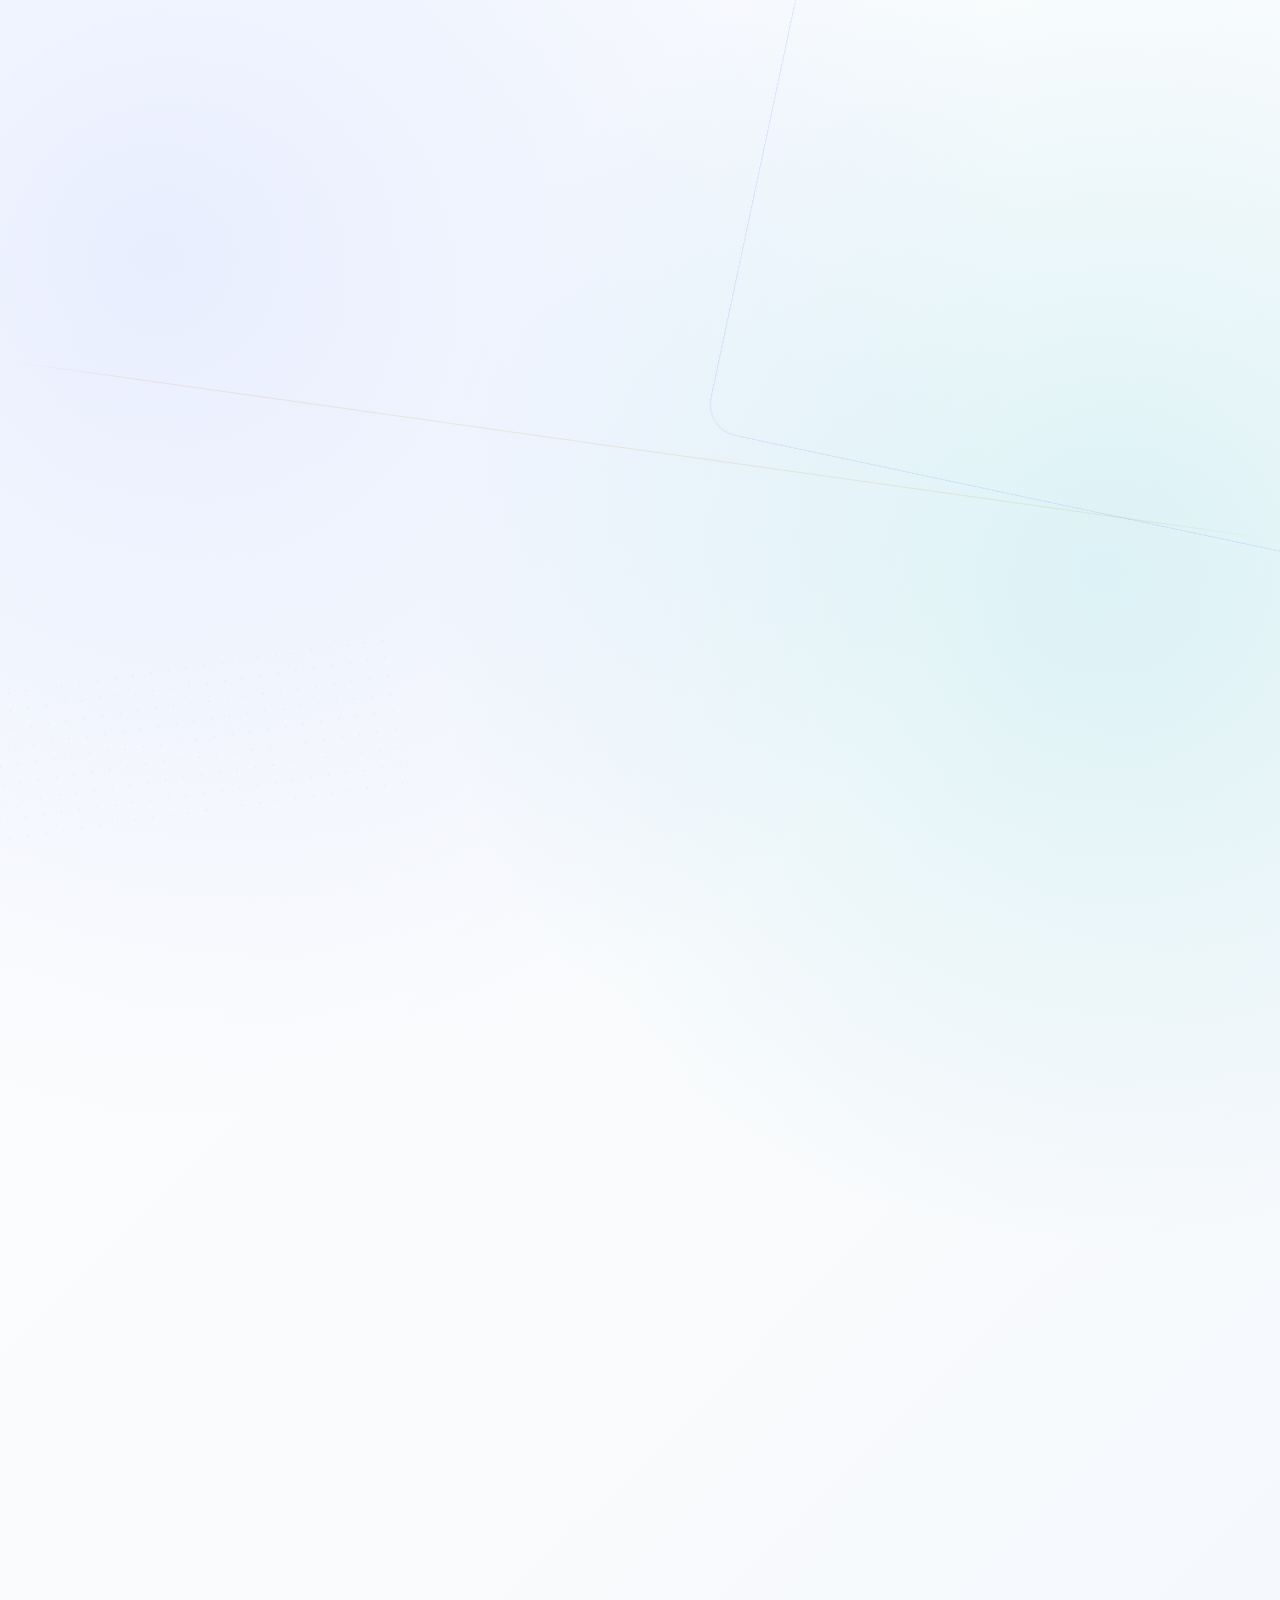
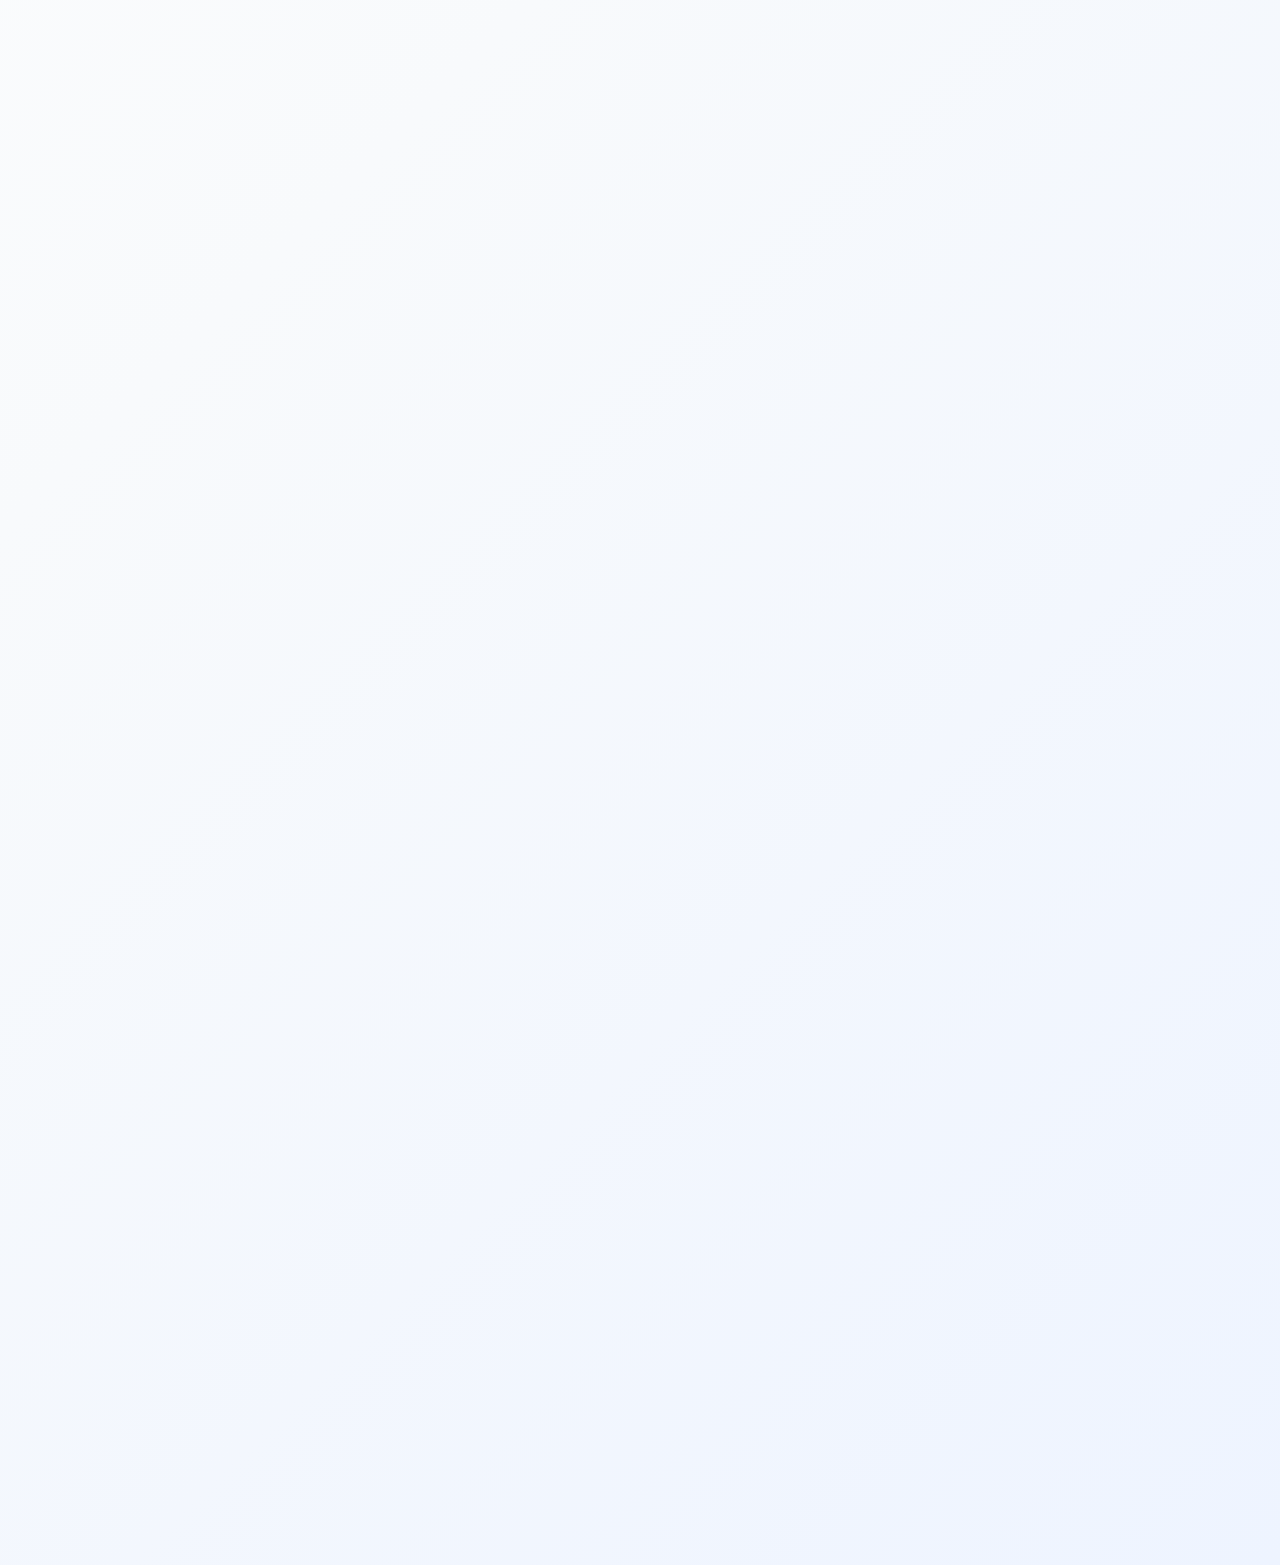
<file: index.html>
<!DOCTYPE html>
<html lang="ja">
<head>
  <meta charset="UTF-8" />
  <meta name="viewport" content="width=device-width, initial-scale=1.0" />
  <title>Ciel | 株式会社シエル</title>
  <script async src="https://www.googletagmanager.com/gtag/js?id=G-8QBFLTQLYT"></script>
  <script>
    window.dataLayer = window.dataLayer || [];
    function gtag(){dataLayer.push(arguments);}
    gtag('js', new Date());
    gtag('config', 'G-8QBFLTQLYT');
  </script>
  <meta name="description" content="株式会社シエル（Ciel）のコーポレートサイト。アプリ開発、LP制作、AI・デジタル支援、インソール事業を展開しています。" />
  <meta name="robots" content="index, follow" />
  <link rel="canonical" href="https://cielsaloon.com/" />
  <meta property="og:title" content="Ciel | 株式会社シエル" />
  <meta property="og:description" content="株式会社シエル（Ciel）のコーポレートサイト。アプリ開発、LP制作、AI・デジタル支援、インソール事業を展開しています。" />
  <meta property="og:type" content="website" />
  <meta property="og:url" content="https://cielsaloon.com/" />
  <meta property="og:site_name" content="Ciel | 株式会社シエル" />
  <meta property="og:image" content="https://cielsaloon.com/symbol.png" />
  <meta name="twitter:card" content="summary" />
  <meta name="twitter:title" content="Ciel | 株式会社シエル" />
  <meta name="twitter:description" content="株式会社シエル（Ciel）のコーポレートサイト。アプリ開発、LP制作、AI・デジタル支援、インソール事業を展開しています。" />
  <meta name="twitter:image" content="https://cielsaloon.com/symbol.png" />
  <link rel="preconnect" href="https://fonts.googleapis.com" />
  <link rel="preconnect" href="https://fonts.gstatic.com" crossorigin />
  <link href="https://fonts.googleapis.com/css2?family=Cinzel:wght@400;600;700&family=Playfair+Display:ital,wght@1,400&family=Noto+Sans+JP:wght@300;400&display=swap" rel="stylesheet" />
  <link rel="stylesheet" href="style.css?v=202606021035" />
  <script type="application/ld+json">
  {
    "@context": "https://schema.org",
    "@type": "Organization",
    "name": "株式会社シエル",
    "alternateName": "Ciel Inc.",
    "url": "https://cielsaloon.com/",
    "logo": "https://cielsaloon.com/symbol.png",
    "email": "ciel.kk.info@gmail.com",
    "foundingDate": "2014-03",
    "address": {
      "@type": "PostalAddress",
      "addressLocality": "Kyotanabe",
      "addressRegion": "Kyoto",
      "addressCountry": "JP"
    },
    "contactPoint": {
      "@type": "ContactPoint",
      "contactType": "customer support",
      "email": "ciel.kk.info@gmail.com",
      "availableLanguage": ["ja"]
    },
    "makesOffer": [
      {"@type": "Offer", "priceCurrency": "JPY", "priceSpecification": {"@type": "PriceSpecification", "minPrice": 150000}, "itemOffered": {"@type": "Service", "name": "アプリ開発"}},
      {"@type": "Offer", "priceCurrency": "JPY", "priceSpecification": {"@type": "PriceSpecification", "minPrice": 80000}, "itemOffered": {"@type": "Service", "name": "LP制作"}},
      {"@type": "Offer", "priceCurrency": "JPY", "priceSpecification": {"@type": "PriceSpecification", "minPrice": 30000}, "itemOffered": {"@type": "Service", "name": "AI・デジタル支援"}},
      {"@type": "Offer", "itemOffered": {"@type": "Service", "name": "インソール"}}
    ]
  }
  </script>
</head>
<body class="loading">

  <!-- オープニング -->
  <div id="opening">
    <div class="opening-bg"></div>
    <div class="opening-frame">
      <div class="opening-line-top"></div>
      <div class="opening-content">
        <img src="symbol.png" class="opening-logo-svg" alt="Ciel">
        <div class="opening-sub">株式会社シエル</div>
      </div>
      <div class="opening-line-bottom"></div>
    </div>
  </div>

  <!-- ヘッダー -->
  <header>
    <div class="container header-inner">
      <div class="logo-lockup">
        <img src="symbol.png" class="logo-symbol" alt="" aria-hidden="true">
        <span class="logo-wordmark">Ciel</span>
      </div>
      <nav>
        <a href="index.html" class="nav-active">Home</a>
        <a href="company.html">Company</a>
        <a href="business.html">Business</a>
        <a href="apps.html">App</a>
        <a href="lp.html">LP</a>
        <a href="insole.html">Insole</a>
        <a href="contact.html">Contact</a>
      </nav>
    </div>
  </header>

  <!-- 斜線 -->
  <svg class="the-line" aria-hidden="true" xmlns="http://www.w3.org/2000/svg" preserveAspectRatio="none">
    <defs>
      <linearGradient id="lg" x1="0%" y1="0%" x2="100%" y2="0%">
        <stop offset="0%"   stop-color="#c4a55c" stop-opacity="0"/>
        <stop offset="10%"  stop-color="#c49018" stop-opacity="0.18"/>
        <stop offset="90%"  stop-color="#c49018" stop-opacity="0.18"/>
        <stop offset="100%" stop-color="#c4a55c" stop-opacity="0"/>
      </linearGradient>
    </defs>
    <line x1="0" y1="40%" x2="100%" y2="60%" stroke="url(#lg)" stroke-width="0.8"/>
  </svg>

  <!-- ヒーロー -->
  <main class="home-hero">
    <div class="container hero-grid">
      <div class="hero-copy fade-up">
        <span class="hero-status">Ciel / Kyoto</span>
        <h1>Ciel</h1>
        <p class="hero-lead">アプリ、Web、AI活用、インソール。<br>暮らしと事業の中にある「ちょっと不便」を<br>ちょっと便利に.</p>
        <div class="hero-actions">
          <a href="business.html" class="primary-link">事業内容へ</a>
          <a href="contact.html" class="secondary-link">相談する</a>
        </div>
      </div>
      <div class="hero-panel hero-studio fade-up" aria-label="Cielの事業領域">
        <figure class="studio-photo">
          <img src="ciel-studio-photo.png" alt="Cielの制作領域をイメージしたデスクシーン">
        </figure>
        <div class="studio-copy">
          <span>What we do</span>
          <strong>Idea to usable shape.</strong>
          <p>企画、設計、公開、改善まで。小さく始めて、使われる状態に育てます。</p>
        </div>
        <div class="studio-lines" aria-hidden="true">
          <span></span><span></span><span></span><span></span>
        </div>
      </div>
    </div>
  </main>

  <section class="brand-flow" aria-label="Cielの制作領域">
    <div class="container brand-flow-inner">
      <div class="brand-flow-copy fade-up">
        <span class="section-kicker">Live Structure</span>
        <h2><span>-点が繋がる-</span><span>・動きが生まれる・</span></h2>
        <p>アプリ、ページ、AI、身体感覚。<br>別々に見える課題を、使える導線としてつなぎます。</p>
      </div>
      <div class="flow-stage fade-up" aria-hidden="true">
        <div class="flow-grid"></div>
        <span class="flow-line flow-line-a"></span>
        <span class="flow-line flow-line-b"></span>
        <div class="flow-node flow-node-main">
          <span>Core</span>
          <strong>Ciel</strong>
        </div>
        <div class="flow-node flow-node-app">
          <span>01</span>
          <strong>App</strong>
        </div>
        <div class="flow-node flow-node-lp">
          <span>02</span>
          <strong>LP</strong>
        </div>
        <div class="flow-node flow-node-ai">
          <span>03</span>
          <strong>AI</strong>
        </div>
        <div class="flow-node flow-node-insole">
          <span>04</span>
          <strong>Insole</strong>
        </div>
      </div>
    </div>
  </section>

  <section class="home-services">
    <div class="container">
      <div class="section-heading fade-up">
        <span class="section-kicker">Business</span>
        <h2>4つの入口</h2>
      </div>

      <div class="service-orbit">
        <a href="apps.html" class="service-tile fade-up">
          <span>01</span>
          <h3>App</h3>
          <p>習慣、記録、判断を軽くするアプリを企画から配布まで。</p>
        </a>
        <a href="lp.html" class="service-tile fade-up">
          <span>02</span>
          <h3>LP</h3>
          <p>サービスの価値を整理し、問い合わせやDLにつながるページへ。</p>
        </a>
        <a href="business.html" class="service-tile fade-up">
          <span>03</span>
          <h3>AI / Digital</h3>
          <p>AI活用、発信、業務導線を現場に合わせて整えます。</p>
        </a>
        <a href="insole.html" class="service-tile fade-up">
          <span>04</span>
          <h3>Insole</h3>
          <p>足元の違和感に向き合い、動きやすさを支えます。</p>
        </a>
      </div>
    </div>
  </section>

  <section class="home-method" aria-label="Cielの制作姿勢">
    <div class="container method-grid">
      <div class="method-copy fade-up">
        <span class="section-kicker">Method</span>
        <h2>
          <span>作って終わり</span>
          <span>ではなく、使える</span>
          <span>ところまで。</span>
        </h2>
        <p>見た目、文章、公開導線、更新のしやすさ。小さなプロダクトでも、外へ出したあとに困らない状態を目指します。</p>
      </div>
      <div class="method-board fade-up">
        <div><span>01</span><strong>Find</strong><p>違和感を見つける</p></div>
        <div><span>02</span><strong>Design</strong><p>触れる形へ整える</p></div>
        <div><span>03</span><strong>Build</strong><p>公開できる状態にする</p></div>
        <div><span>04</span><strong>Grow</strong><p>使いながら改善する</p></div>
      </div>
    </div>
  </section>

  <!-- フッター -->
  <footer>
    <div class="container">
      <p>&copy; 2025 Ciel</p>
    </div>
  </footer>

  <script>
    window.addEventListener('load', () => {
      const opening = document.getElementById('opening');
      const hasSeenOpening = sessionStorage.getItem('cielOpeningSeen') === '1';

      if (hasSeenOpening) {
        opening.classList.add('hide');
        document.body.classList.remove('loading');
        return;
      }

      sessionStorage.setItem('cielOpeningSeen', '1');
      setTimeout(() => {
        opening.classList.add('hide');
        document.body.classList.remove('loading');
      }, 3300);
    });

    const observer = new IntersectionObserver((entries) => {
      entries.forEach(entry => {
        if (entry.isIntersecting) entry.target.classList.add('visible');
      });
    }, { threshold: 0.15 });

    document.querySelectorAll('.fade-up').forEach(el => observer.observe(el));
  </script>

</body>
</html>
</file>
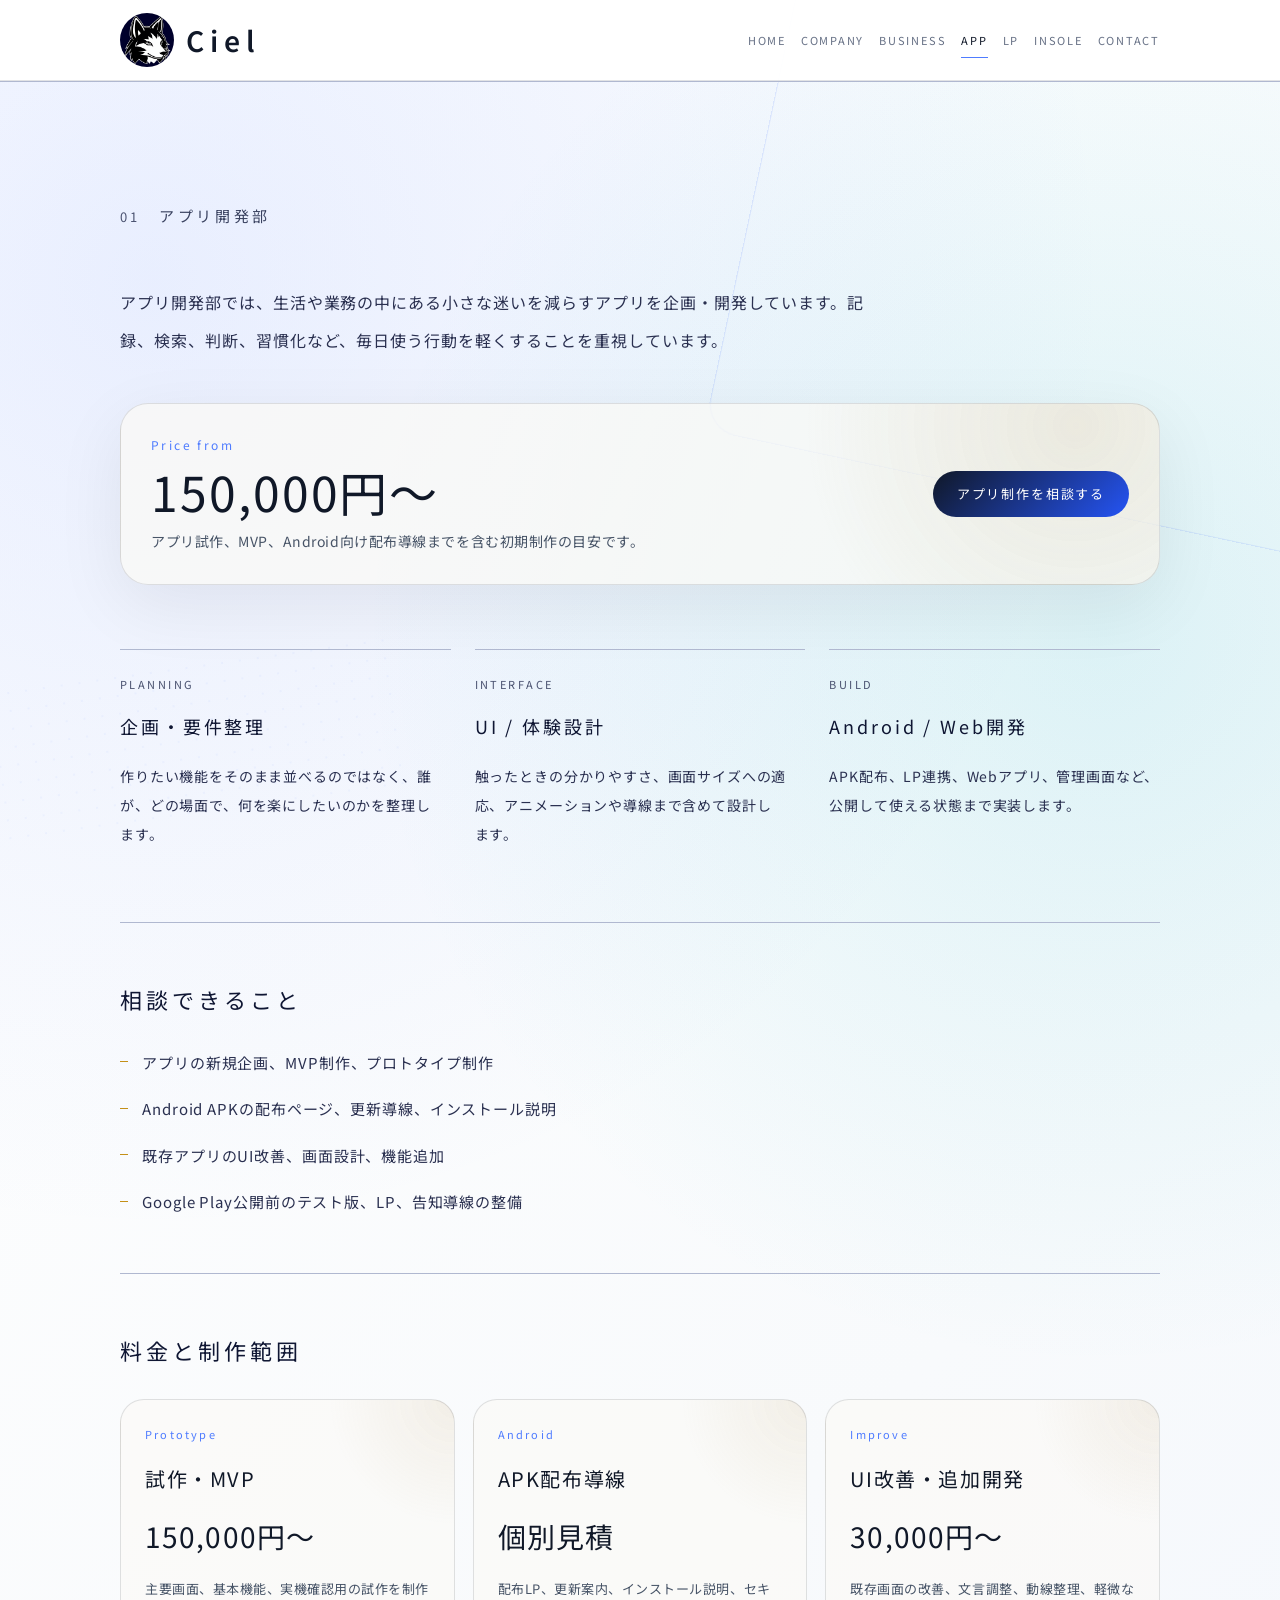
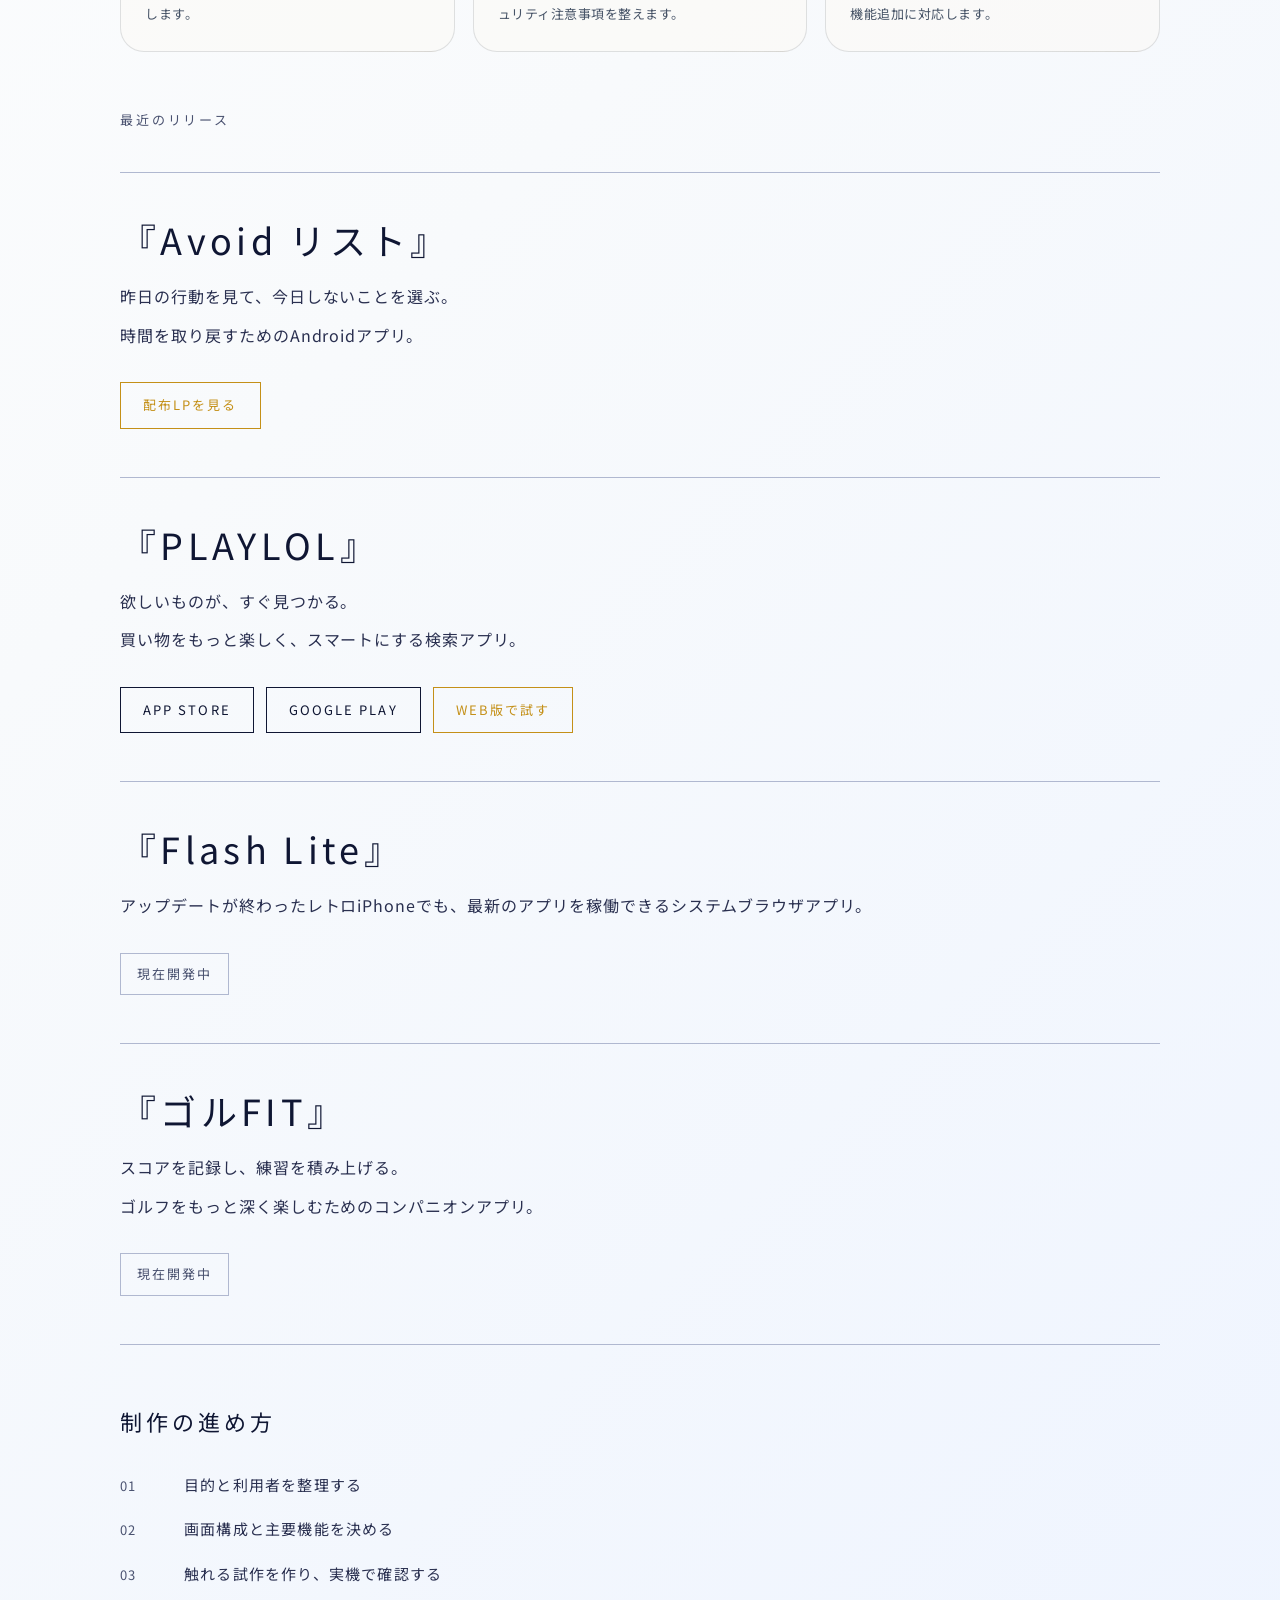
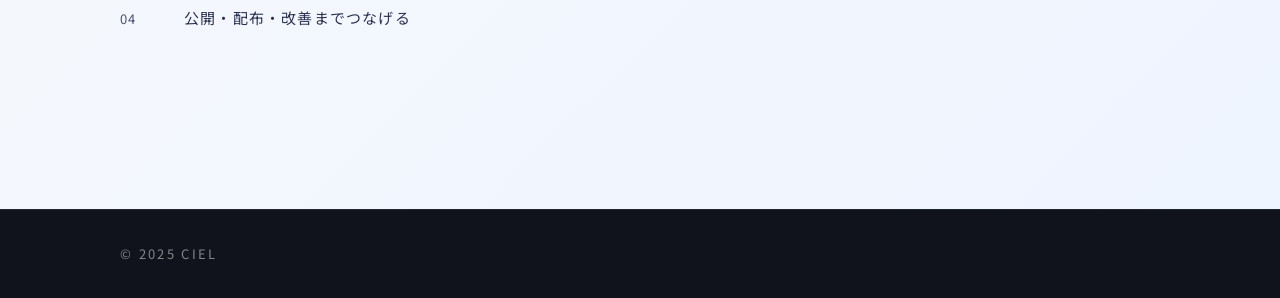
<file: apps.html>
<!DOCTYPE html>
<html lang="ja">
<head>
  <meta charset="UTF-8" />
  <meta name="viewport" content="width=device-width, initial-scale=1.0" />
  <title>アプリ開発部 — Ciel | 株式会社シエル</title>
  <script async src="https://www.googletagmanager.com/gtag/js?id=G-8QBFLTQLYT"></script>
  <script>
    window.dataLayer = window.dataLayer || [];
    function gtag(){dataLayer.push(arguments);}
    gtag('js', new Date());
    gtag('config', 'G-8QBFLTQLYT');
  </script>
  <meta name="description" content="株式会社シエルのアプリ開発部。企画、UI設計、Androidアプリ、Webアプリ、公開後の改善まで対応。アプリ試作・MVP制作は150,000円から。" />
  <meta name="robots" content="index, follow" />
  <link rel="canonical" href="https://cielsaloon.com/apps.html" />
  <meta property="og:title" content="アプリ開発部 — Ciel | 株式会社シエル" />
  <meta property="og:description" content="株式会社シエルのアプリ開発部。企画、UI設計、Androidアプリ、Webアプリ、公開後の改善まで対応。アプリ試作・MVP制作は150,000円から。" />
  <meta property="og:type" content="website" />
  <meta property="og:url" content="https://cielsaloon.com/apps.html" />
  <meta property="og:site_name" content="Ciel | 株式会社シエル" />
  <meta property="og:image" content="https://cielsaloon.com/symbol.png" />
  <meta name="twitter:card" content="summary" />
  <meta name="twitter:title" content="アプリ開発部 — Ciel | 株式会社シエル" />
  <meta name="twitter:description" content="株式会社シエルのアプリ開発部。企画、UI設計、Androidアプリ、Webアプリ、公開後の改善まで対応。アプリ試作・MVP制作は150,000円から。" />
  <meta name="twitter:image" content="https://cielsaloon.com/symbol.png" />
  <link rel="preconnect" href="https://fonts.googleapis.com" />
  <link rel="preconnect" href="https://fonts.gstatic.com" crossorigin />
  <link href="https://fonts.googleapis.com/css2?family=Cinzel:wght@400;600;700&family=Playfair+Display:ital,wght@1,400&family=Noto+Sans+JP:wght@300;400&display=swap" rel="stylesheet" />
  <link rel="stylesheet" href="style.css?v=202606021035" />
  <script type="application/ld+json">
  {
    "@context": "https://schema.org",
    "@type": "Service",
    "name": "アプリ開発部",
    "serviceType": "アプリ開発・UI設計・Androidアプリ制作",
    "provider": {
      "@type": "Organization",
      "name": "株式会社シエル",
      "url": "https://cielsaloon.com/"
    },
    "areaServed": "JP",
    "url": "https://cielsaloon.com/apps.html",
    "offers": {
      "@type": "Offer",
      "priceCurrency": "JPY",
      "priceSpecification": {
        "@type": "PriceSpecification",
        "minPrice": 150000
      }
    }
  }
  </script>
</head>
<body>

  <!-- ヘッダー -->
  <header>
    <div class="container header-inner">
      <a href="index.html" class="logo-lockup">
        <img src="symbol.png" class="logo-symbol" alt="" aria-hidden="true">
        <span class="logo-wordmark">Ciel</span>
      </a>
      <nav>
        <a href="index.html">Home</a>
        <a href="company.html">Company</a>
        <a href="business.html">Business</a>
        <a href="apps.html" class="nav-active">App</a>
        <a href="lp.html">LP</a>
        <a href="insole.html">Insole</a>
        <a href="contact.html">Contact</a>
      </nav>
    </div>
  </header>

  <!-- アプリ開発部 -->
  <section class="division">
    <div class="container">

      <div class="division-meta fade-up">
        <span class="division-num">01</span>
        <h1 class="division-name">アプリ開発部</h1>
      </div>

      <p class="division-overview fade-up">アプリ開発部では、生活や業務の中にある小さな迷いを減らすアプリを企画・開発しています。記録、検索、判断、習慣化など、毎日使う行動を軽くすることを重視しています。</p>

      <div class="page-cta-band fade-up">
        <div>
          <span>Price from</span>
          <strong>150,000円〜</strong>
          <p>アプリ試作、MVP、Android向け配布導線までを含む初期制作の目安です。</p>
        </div>
        <a href="contact.html" class="primary-link">アプリ制作を相談する</a>
      </div>

      <div class="service-grid fade-up">
        <article class="service-card">
          <span>Planning</span>
          <h2>企画・要件整理</h2>
          <p>作りたい機能をそのまま並べるのではなく、誰が、どの場面で、何を楽にしたいのかを整理します。</p>
        </article>
        <article class="service-card">
          <span>Interface</span>
          <h2>UI / 体験設計</h2>
          <p>触ったときの分かりやすさ、画面サイズへの適応、アニメーションや導線まで含めて設計します。</p>
        </article>
        <article class="service-card">
          <span>Build</span>
          <h2>Android / Web開発</h2>
          <p>APK配布、LP連携、Webアプリ、管理画面など、公開して使える状態まで実装します。</p>
        </article>
      </div>

      <section class="service-section fade-up">
        <h2 class="service-title">相談できること</h2>
        <ul class="service-list">
          <li>アプリの新規企画、MVP制作、プロトタイプ制作</li>
          <li>Android APKの配布ページ、更新導線、インストール説明</li>
          <li>既存アプリのUI改善、画面設計、機能追加</li>
          <li>Google Play公開前のテスト版、LP、告知導線の整備</li>
        </ul>
      </section>

      <section class="service-section fade-up">
        <h2 class="service-title">料金と制作範囲</h2>
        <div class="service-price-list">
          <article>
            <span>Prototype</span>
            <h3>試作・MVP</h3>
            <strong>150,000円〜</strong>
            <p>主要画面、基本機能、実機確認用の試作を制作します。</p>
          </article>
          <article>
            <span>Android</span>
            <h3>APK配布導線</h3>
            <strong>個別見積</strong>
            <p>配布LP、更新案内、インストール説明、セキュリティ注意事項を整えます。</p>
          </article>
          <article>
            <span>Improve</span>
            <h3>UI改善・追加開発</h3>
            <strong>30,000円〜</strong>
            <p>既存画面の改善、文言調整、動線整理、軽微な機能追加に対応します。</p>
          </article>
        </div>
      </section>

      <p class="releases-label fade-up">最近のリリース</p>

      <div class="app-item fade-up">
        <h2 class="app-name">『Avoid リスト』</h2>
        <p class="app-desc">昨日の行動を見て、今日しないことを選ぶ。<br>時間を取り戻すためのAndroidアプリ。</p>
        <div class="app-actions">
          <a href="https://avoid.cielsaloon.com/" class="dl-btn dl-btn--accent" target="_blank" rel="noopener">配布LPを見る</a>
        </div>
      </div>

      <div class="app-item fade-up">
        <h2 class="app-name">『PLAYLOL』</h2>
        <p class="app-desc">欲しいものが、すぐ見つかる。<br>買い物をもっと楽しく、スマートにする検索アプリ。</p>
        <div class="app-actions">
          <a href="#" class="dl-btn">App Store</a>
          <a href="#" class="dl-btn">Google Play</a>
          <a href="https://prilol-go.vercel.app" class="dl-btn dl-btn--accent" target="_blank" rel="noopener">Web版で試す</a>
        </div>
      </div>

      <div class="app-item fade-up">
        <h2 class="app-name">『Flash Lite』</h2>
        <p class="app-desc">アップデートが終わったレトロiPhoneでも、最新のアプリを稼働できるシステムブラウザアプリ。</p>
        <div class="app-status">現在開発中</div>
      </div>

      <div class="app-item fade-up">
        <h2 class="app-name">『ゴルFIT』</h2>
        <p class="app-desc">スコアを記録し、練習を積み上げる。<br>ゴルフをもっと深く楽しむためのコンパニオンアプリ。</p>
        <div class="app-status">現在開発中</div>
      </div>

      <section class="service-section fade-up">
        <h2 class="service-title">制作の進め方</h2>
        <ol class="process-list">
          <li><span>01</span>目的と利用者を整理する</li>
          <li><span>02</span>画面構成と主要機能を決める</li>
          <li><span>03</span>触れる試作を作り、実機で確認する</li>
          <li><span>04</span>公開・配布・改善までつなげる</li>
        </ol>
      </section>

    </div>
  </section>

  <!-- フッター -->
  <footer>
    <div class="container">
      <p>&copy; 2025 Ciel</p>
    </div>
  </footer>

  <script>
    const observer = new IntersectionObserver((entries) => {
      entries.forEach(entry => {
        if (entry.isIntersecting) entry.target.classList.add('visible');
      });
    }, { threshold: 0.15 });

    document.querySelectorAll('.fade-up').forEach(el => observer.observe(el));
  </script>

</body>
</html>
</file>
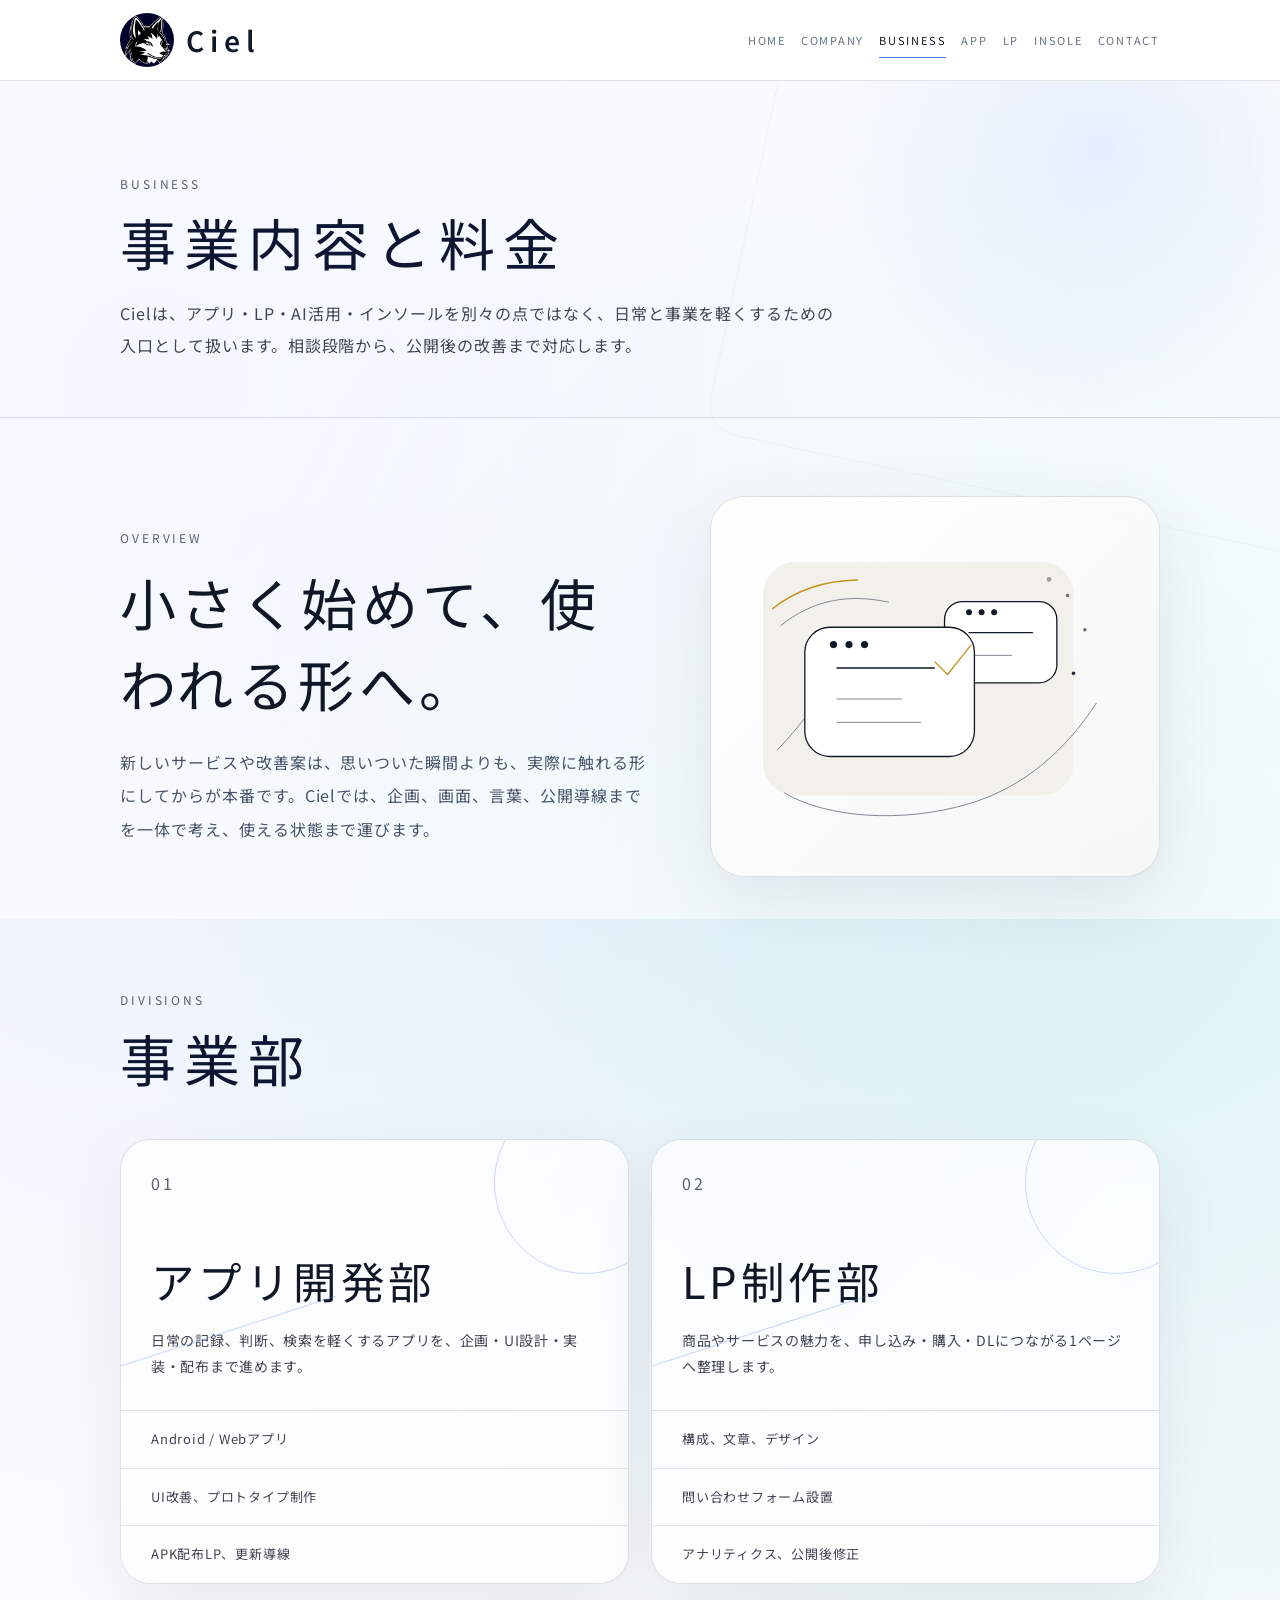
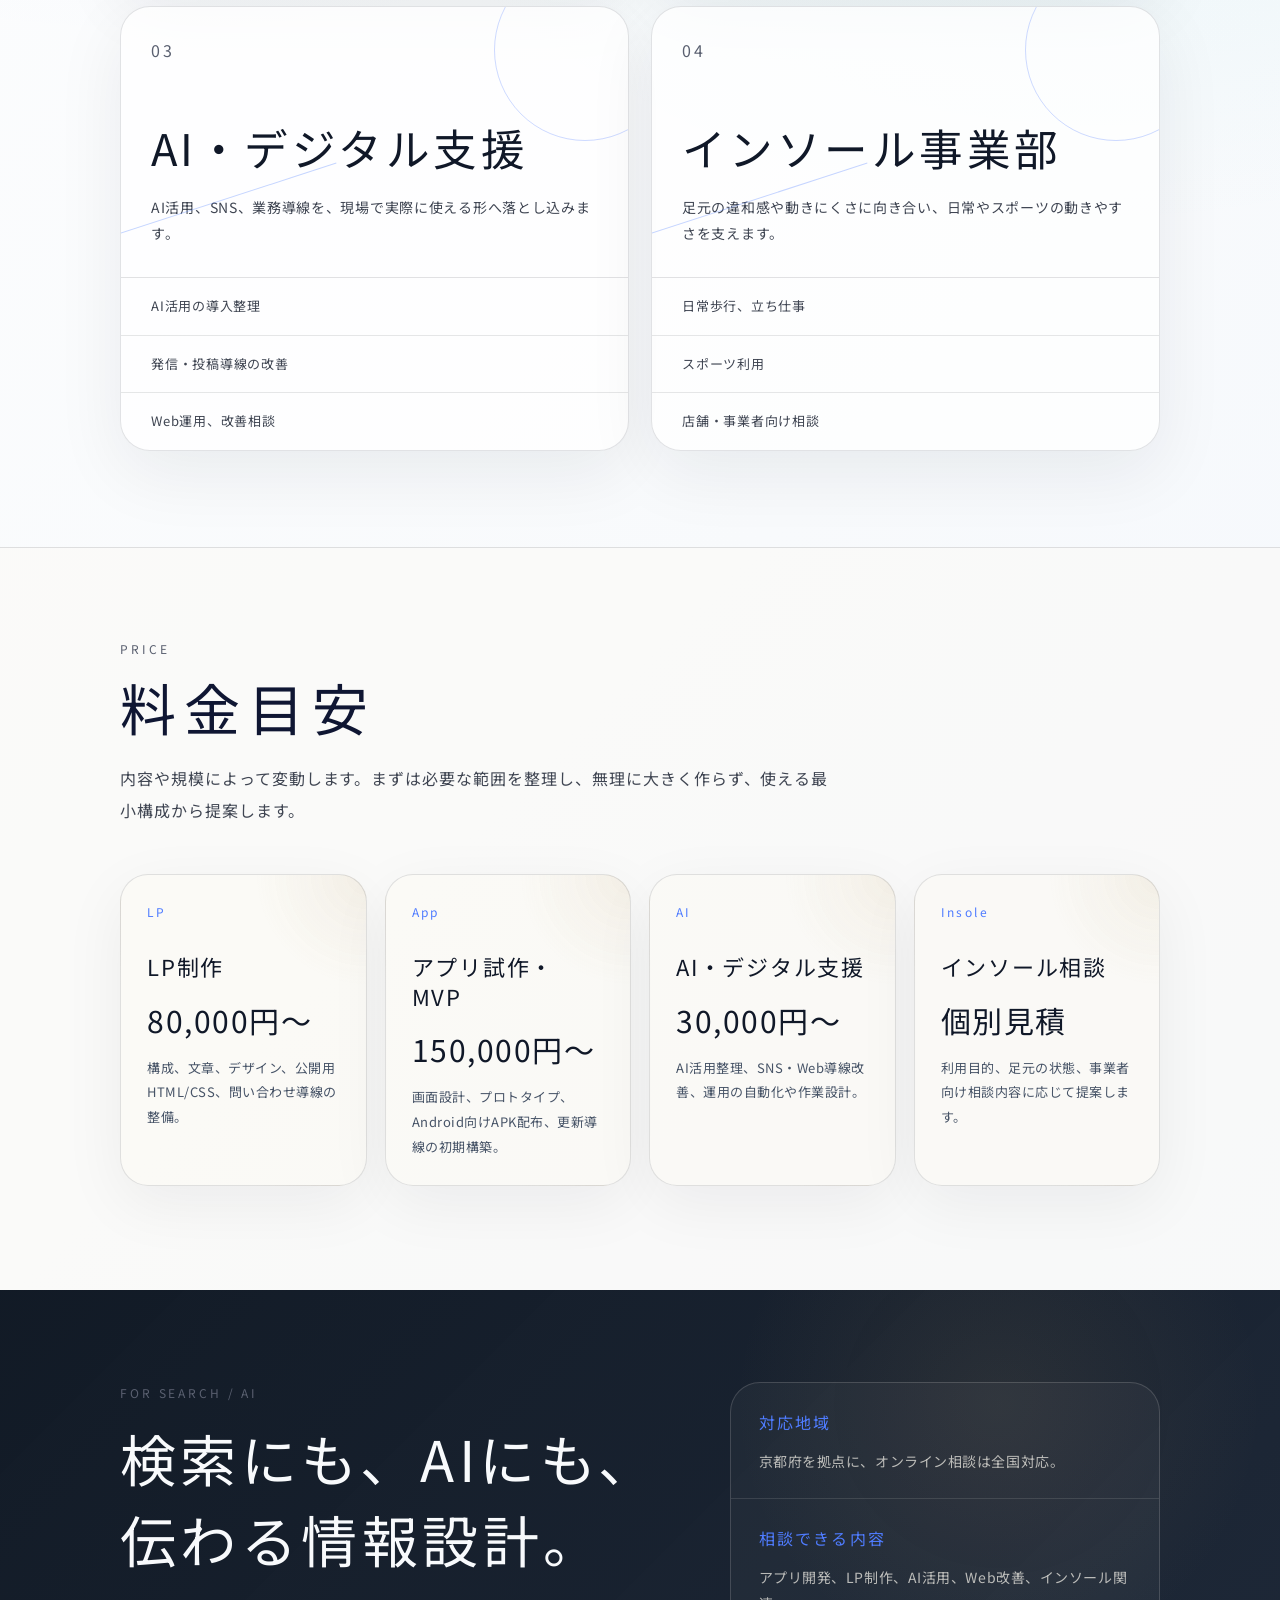
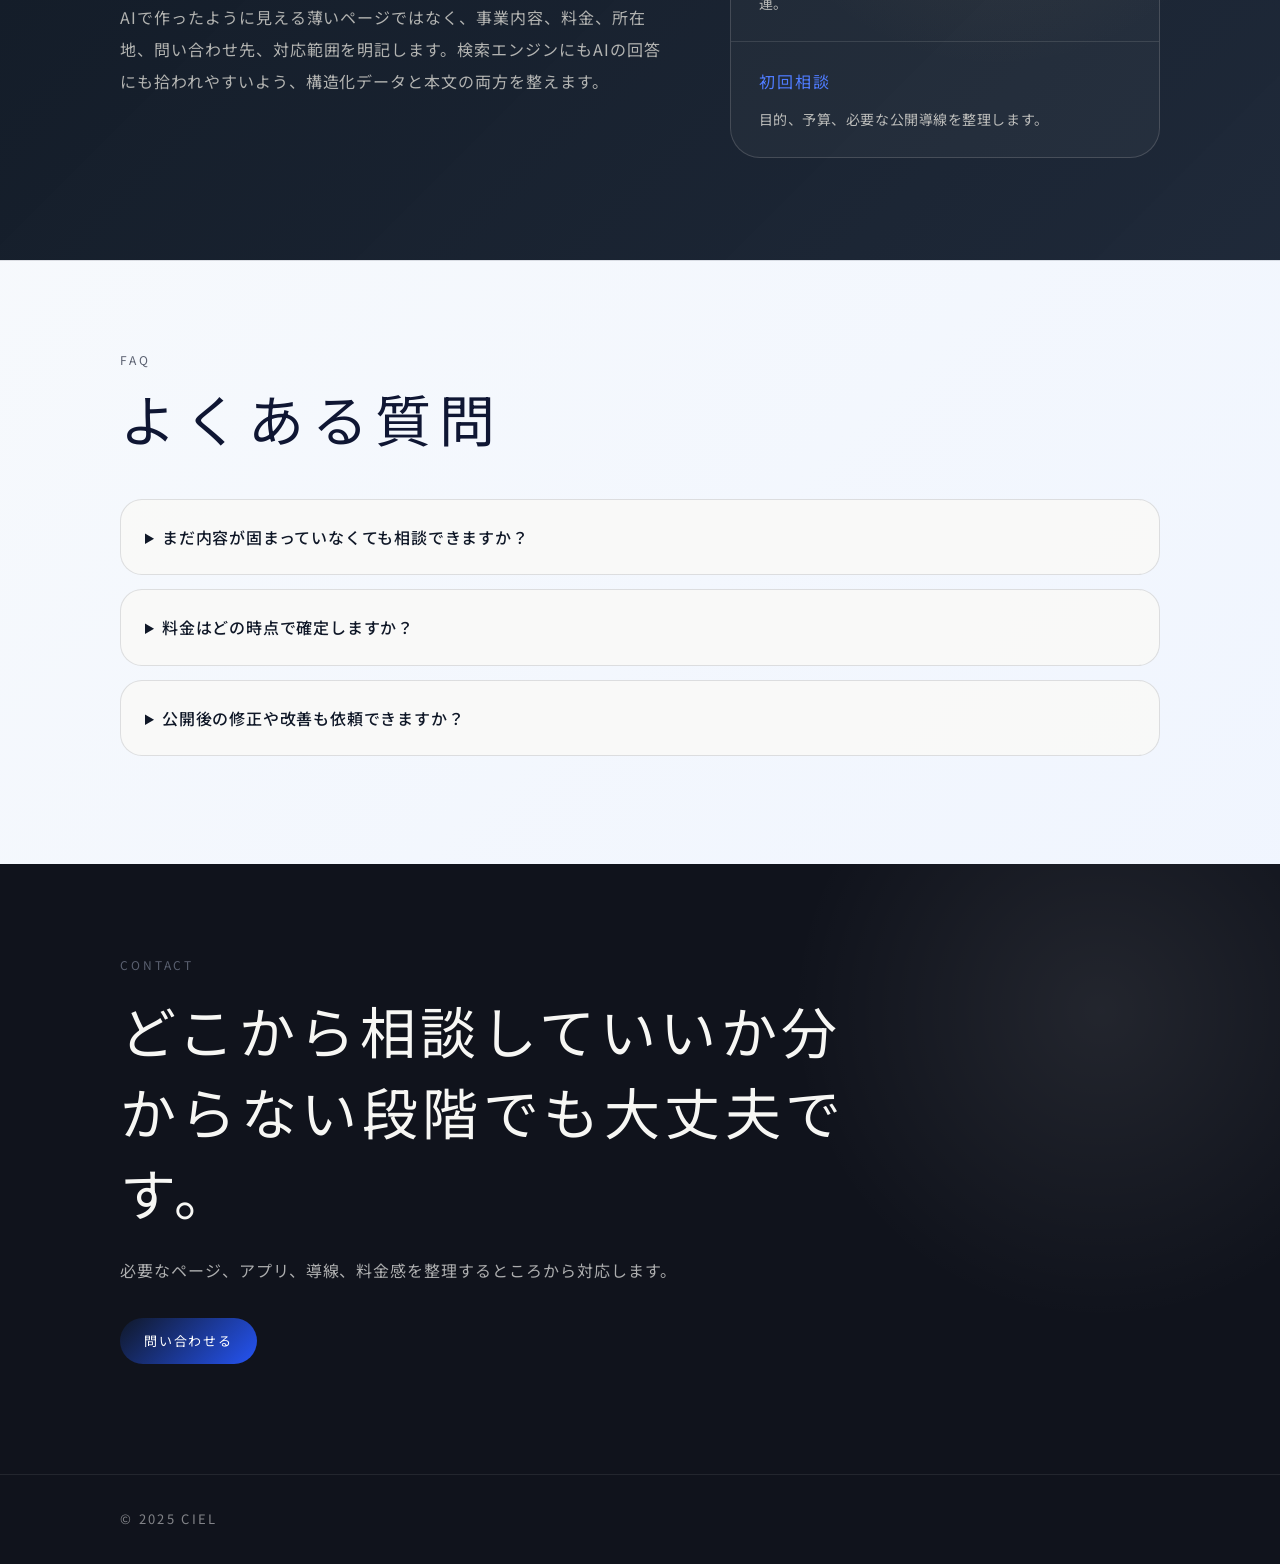
<file: business.html>
<!DOCTYPE html>
<html lang="ja">
<head>
  <meta charset="UTF-8" />
  <meta name="viewport" content="width=device-width, initial-scale=1.0" />
  <title>事業内容・料金 — Ciel | 株式会社シエル</title>
  <script async src="https://www.googletagmanager.com/gtag/js?id=G-8QBFLTQLYT"></script>
  <script>
    window.dataLayer = window.dataLayer || [];
    function gtag(){dataLayer.push(arguments);}
    gtag('js', new Date());
    gtag('config', 'G-8QBFLTQLYT');
  </script>
  <meta name="description" content="株式会社シエルの事業内容と料金目安。アプリ開発、LP制作、AI・デジタル支援、インソール事業の対応範囲、費用、相談導線を掲載しています。" />
  <meta name="robots" content="index, follow" />
  <link rel="canonical" href="https://cielsaloon.com/business.html" />
  <meta property="og:title" content="事業内容・料金 — Ciel | 株式会社シエル" />
  <meta property="og:description" content="株式会社シエルの事業内容と料金目安。アプリ開発、LP制作、AI・デジタル支援、インソール事業の対応範囲、費用、相談導線を掲載しています。" />
  <meta property="og:type" content="website" />
  <meta property="og:url" content="https://cielsaloon.com/business.html" />
  <meta property="og:site_name" content="Ciel | 株式会社シエル" />
  <meta property="og:image" content="https://cielsaloon.com/symbol.png" />
  <meta name="twitter:card" content="summary" />
  <meta name="twitter:title" content="事業内容・料金 — Ciel | 株式会社シエル" />
  <meta name="twitter:description" content="株式会社シエルの事業内容と料金目安。アプリ開発、LP制作、AI・デジタル支援、インソール事業の対応範囲、費用、相談導線を掲載しています。" />
  <meta name="twitter:image" content="https://cielsaloon.com/symbol.png" />
  <link rel="preconnect" href="https://fonts.googleapis.com" />
  <link rel="preconnect" href="https://fonts.gstatic.com" crossorigin />
  <link href="https://fonts.googleapis.com/css2?family=Cinzel:wght@400;600;700&family=Playfair+Display:ital,wght@1,400&family=Noto+Sans+JP:wght@300;400&display=swap" rel="stylesheet" />
  <link rel="stylesheet" href="style.css?v=202606021035" />
  <script type="application/ld+json">
  {
    "@context": "https://schema.org",
    "@type": "Service",
    "name": "Ciel 事業内容・料金",
    "provider": {
      "@type": "Organization",
      "name": "株式会社シエル",
      "url": "https://cielsaloon.com/"
    },
    "areaServed": "Japan",
    "hasOfferCatalog": {
      "@type": "OfferCatalog",
      "name": "Ciel service menu",
      "itemListElement": [
        {"@type": "Offer", "name": "LP制作", "priceCurrency": "JPY", "priceSpecification": {"@type": "PriceSpecification", "minPrice": 80000}},
        {"@type": "Offer", "name": "アプリ試作・MVP開発", "priceCurrency": "JPY", "priceSpecification": {"@type": "PriceSpecification", "minPrice": 150000}},
        {"@type": "Offer", "name": "AI・デジタル支援", "priceCurrency": "JPY", "priceSpecification": {"@type": "PriceSpecification", "minPrice": 30000}},
        {"@type": "Offer", "name": "インソール相談", "priceCurrency": "JPY"}
      ]
    }
  }
  </script>
</head>
<body>
  <header>
    <div class="container header-inner">
      <a href="index.html" class="logo-lockup">
        <img src="symbol.png" class="logo-symbol" alt="" aria-hidden="true">
        <span class="logo-wordmark">Ciel</span>
      </a>
      <nav>
        <a href="index.html">Home</a>
        <a href="company.html">Company</a>
        <a href="business.html" class="nav-active">Business</a>
        <a href="apps.html">App</a>
        <a href="lp.html">LP</a>
        <a href="insole.html">Insole</a>
        <a href="contact.html">Contact</a>
      </nav>
    </div>
  </header>

  <main class="page-hero">
    <div class="container section-heading fade-up">
      <span class="section-kicker">Business</span>
      <h1>事業内容と料金</h1>
      <p class="page-lead">Cielは、アプリ・LP・AI活用・インソールを別々の点ではなく、日常と事業を軽くするための入口として扱います。相談段階から、公開後の改善まで対応します。</p>
    </div>
  </main>

  <section class="business-intro page-section">
    <div class="container business-intro-grid">
      <div class="business-intro-copy fade-up">
        <span class="section-kicker">Overview</span>
        <h2>小さく始めて、使われる形へ。</h2>
        <p>新しいサービスや改善案は、思いついた瞬間よりも、実際に触れる形にしてからが本番です。Cielでは、企画、画面、言葉、公開導線までを一体で考え、使える状態まで運びます。</p>
      </div>
      <div class="business-visual fade-up" aria-hidden="true">
        <img src="brand-illustration.svg" alt="">
      </div>
    </div>
  </section>

  <section class="business-catalog page-section">
    <div class="container">
      <div class="section-heading fade-up">
        <span class="section-kicker">Divisions</span>
        <h2>事業部</h2>
      </div>
      <div class="business-cards">
        <article class="business-card fade-up">
          <a href="apps.html" class="business-card-main">
            <span>01</span>
            <h2>アプリ開発部</h2>
            <p>日常の記録、判断、検索を軽くするアプリを、企画・UI設計・実装・配布まで進めます。</p>
          </a>
          <ul>
            <li>Android / Webアプリ</li>
            <li>UI改善、プロトタイプ制作</li>
            <li>APK配布LP、更新導線</li>
          </ul>
        </article>
        <article class="business-card fade-up">
          <a href="lp.html" class="business-card-main">
            <span>02</span>
            <h2>LP制作部</h2>
            <p>商品やサービスの魅力を、申し込み・購入・DLにつながる1ページへ整理します。</p>
          </a>
          <ul>
            <li>構成、文章、デザイン</li>
            <li>問い合わせフォーム設置</li>
            <li>アナリティクス、公開後修正</li>
          </ul>
        </article>
        <article class="business-card fade-up">
          <a href="contact.html" class="business-card-main">
            <span>03</span>
            <h2>AI・デジタル支援</h2>
            <p>AI活用、SNS、業務導線を、現場で実際に使える形へ落とし込みます。</p>
          </a>
          <ul>
            <li>AI活用の導入整理</li>
            <li>発信・投稿導線の改善</li>
            <li>Web運用、改善相談</li>
          </ul>
        </article>
        <article class="business-card fade-up">
          <a href="insole.html" class="business-card-main">
            <span>04</span>
            <h2>インソール事業部</h2>
            <p>足元の違和感や動きにくさに向き合い、日常やスポーツの動きやすさを支えます。</p>
          </a>
          <ul>
            <li>日常歩行、立ち仕事</li>
            <li>スポーツ利用</li>
            <li>店舗・事業者向け相談</li>
          </ul>
        </article>
      </div>
    </div>
  </section>

  <section class="pricing-section page-section" id="pricing">
    <div class="container">
      <div class="section-heading fade-up">
        <span class="section-kicker">Price</span>
        <h2>料金目安</h2>
        <p class="page-lead">内容や規模によって変動します。まずは必要な範囲を整理し、無理に大きく作らず、使える最小構成から提案します。</p>
      </div>
      <div class="pricing-grid">
        <article class="pricing-card fade-up">
          <span>LP</span>
          <h3>LP制作</h3>
          <p class="price">80,000円〜</p>
          <p>構成、文章、デザイン、公開用HTML/CSS、問い合わせ導線の整備。</p>
        </article>
        <article class="pricing-card fade-up">
          <span>App</span>
          <h3>アプリ試作・MVP</h3>
          <p class="price">150,000円〜</p>
          <p>画面設計、プロトタイプ、Android向けAPK配布、更新導線の初期構築。</p>
        </article>
        <article class="pricing-card fade-up">
          <span>AI</span>
          <h3>AI・デジタル支援</h3>
          <p class="price">30,000円〜</p>
          <p>AI活用整理、SNS・Web導線改善、運用の自動化や作業設計。</p>
        </article>
        <article class="pricing-card fade-up">
          <span>Insole</span>
          <h3>インソール相談</h3>
          <p class="price">個別見積</p>
          <p>利用目的、足元の状態、事業者向け相談内容に応じて提案します。</p>
        </article>
      </div>
    </div>
  </section>

  <section class="seo-answer-section page-section">
    <div class="container answer-grid">
      <div class="answer-copy fade-up">
        <span class="section-kicker">For Search / AI</span>
        <h2>検索にも、AIにも、伝わる情報設計。</h2>
        <p>AIで作ったように見える薄いページではなく、事業内容、料金、所在地、問い合わせ先、対応範囲を明記します。検索エンジンにもAIの回答にも拾われやすいよう、構造化データと本文の両方を整えます。</p>
      </div>
      <dl class="answer-list fade-up">
        <div>
          <dt>対応地域</dt>
          <dd>京都府を拠点に、オンライン相談は全国対応。</dd>
        </div>
        <div>
          <dt>相談できる内容</dt>
          <dd>アプリ開発、LP制作、AI活用、Web改善、インソール関連。</dd>
        </div>
        <div>
          <dt>初回相談</dt>
          <dd>目的、予算、必要な公開導線を整理します。</dd>
        </div>
      </dl>
    </div>
  </section>

  <section class="faq-section page-section">
    <div class="container">
      <div class="section-heading fade-up">
        <span class="section-kicker">FAQ</span>
        <h2>よくある質問</h2>
      </div>
      <div class="faq-list">
        <details class="fade-up">
          <summary>まだ内容が固まっていなくても相談できますか？</summary>
          <p>可能です。最初に目的、対象ユーザー、必要な導線を整理してから制作範囲を決めます。</p>
        </details>
        <details class="fade-up">
          <summary>料金はどの時点で確定しますか？</summary>
          <p>ヒアリング後、必要な機能・ページ数・公開方法を確認したうえで見積もりを提示します。</p>
        </details>
        <details class="fade-up">
          <summary>公開後の修正や改善も依頼できますか？</summary>
          <p>可能です。アナリティクス確認、文章修正、導線改善、アプリ更新導線の調整にも対応します。</p>
        </details>
      </div>
    </div>
  </section>

  <section class="business-contact page-section">
    <div class="container fade-up">
      <span class="section-kicker">Contact</span>
      <h2>どこから相談していいか分からない段階でも大丈夫です。</h2>
      <p>必要なページ、アプリ、導線、料金感を整理するところから対応します。</p>
      <a href="contact.html" class="primary-link">問い合わせる</a>
    </div>
  </section>

  <footer>
    <div class="container">
      <p>&copy; 2025 Ciel</p>
    </div>
  </footer>
  <script>
    const observer = new IntersectionObserver((entries) => {
      entries.forEach(entry => {
        if (entry.isIntersecting) entry.target.classList.add('visible');
      });
    }, { threshold: 0.15 });
    document.querySelectorAll('.fade-up').forEach(el => observer.observe(el));
  </script>
</body>
</html>
</file>
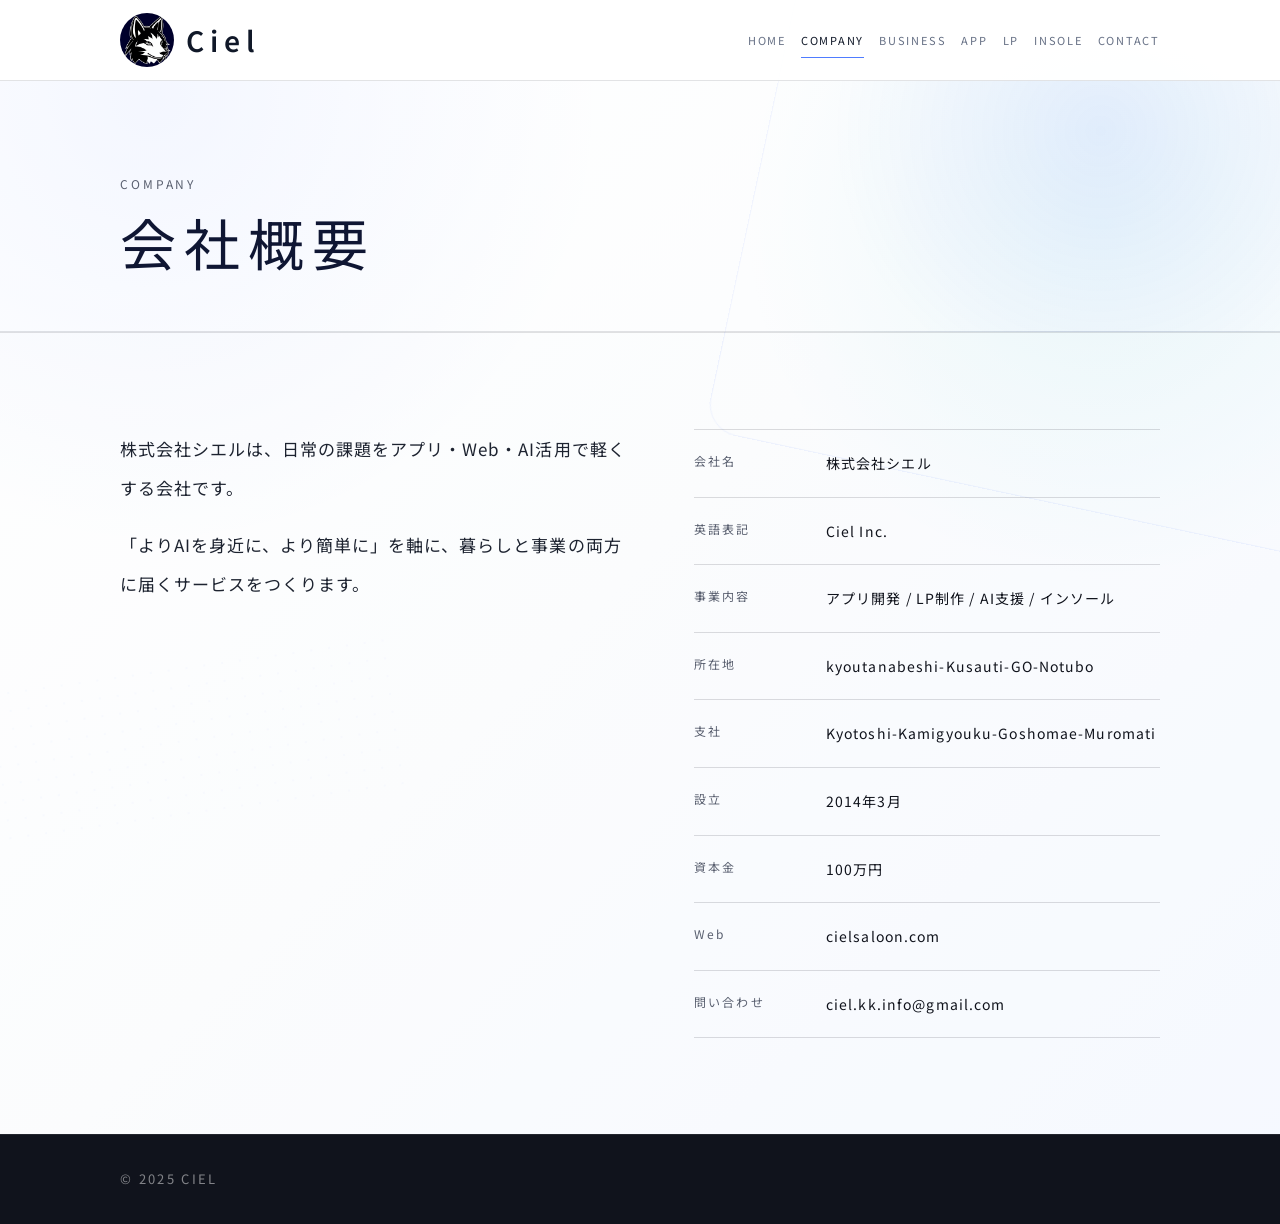
<file: company.html>
<!DOCTYPE html>
<html lang="ja">
<head>
  <meta charset="UTF-8" />
  <meta name="viewport" content="width=device-width, initial-scale=1.0" />
  <title>会社概要 — Ciel | 株式会社シエル</title>
  <script async src="https://www.googletagmanager.com/gtag/js?id=G-8QBFLTQLYT"></script>
  <script>
    window.dataLayer = window.dataLayer || [];
    function gtag(){dataLayer.push(arguments);}
    gtag('js', new Date());
    gtag('config', 'G-8QBFLTQLYT');
  </script>
  <meta name="description" content="株式会社シエル（Ciel）の会社概要。所在地、設立、資本金、事業内容、問い合わせ先を掲載しています。" />
  <meta name="robots" content="index, follow" />
  <link rel="canonical" href="https://cielsaloon.com/company.html" />
  <meta property="og:title" content="会社概要 — Ciel | 株式会社シエル" />
  <meta property="og:description" content="株式会社シエル（Ciel）の会社概要。所在地、設立、資本金、事業内容、問い合わせ先を掲載しています。" />
  <meta property="og:type" content="website" />
  <meta property="og:url" content="https://cielsaloon.com/company.html" />
  <meta property="og:site_name" content="Ciel | 株式会社シエル" />
  <meta property="og:image" content="https://cielsaloon.com/symbol.png" />
  <meta name="twitter:card" content="summary" />
  <meta name="twitter:title" content="会社概要 — Ciel | 株式会社シエル" />
  <meta name="twitter:description" content="株式会社シエル（Ciel）の会社概要。所在地、設立、資本金、事業内容、問い合わせ先を掲載しています。" />
  <meta name="twitter:image" content="https://cielsaloon.com/symbol.png" />
  <link rel="preconnect" href="https://fonts.googleapis.com" />
  <link rel="preconnect" href="https://fonts.gstatic.com" crossorigin />
  <link href="https://fonts.googleapis.com/css2?family=Cinzel:wght@400;600;700&family=Playfair+Display:ital,wght@1,400&family=Noto+Sans+JP:wght@300;400&display=swap" rel="stylesheet" />
  <link rel="stylesheet" href="style.css?v=202606021035" />
</head>
<body>
  <header>
    <div class="container header-inner">
      <a href="index.html" class="logo-lockup">
        <img src="symbol.png" class="logo-symbol" alt="" aria-hidden="true">
        <span class="logo-wordmark">Ciel</span>
      </a>
      <nav>
        <a href="index.html">Home</a>
        <a href="company.html" class="nav-active">Company</a>
        <a href="business.html">Business</a>
        <a href="apps.html">App</a>
        <a href="lp.html">LP</a>
        <a href="insole.html">Insole</a>
        <a href="contact.html">Contact</a>
      </nav>
    </div>
  </header>

  <main class="page-hero">
    <div class="container section-heading fade-up">
      <span class="section-kicker">Company</span>
      <h1>会社概要</h1>
    </div>
  </main>

  <section class="company-section page-section">
    <div class="container">
      <div class="company-grid fade-up">
        <div class="company-statement">
          <p>株式会社シエルは、日常の課題をアプリ・Web・AI活用で軽くする会社です。</p>
          <p>「よりAIを身近に、より簡単に」を軸に、暮らしと事業の両方に届くサービスをつくります。</p>
        </div>
        <dl class="company-data">
          <div><dt>会社名</dt><dd>株式会社シエル</dd></div>
          <div><dt>英語表記</dt><dd>Ciel Inc.</dd></div>
          <div><dt>事業内容</dt><dd>アプリ開発 / LP制作 / AI支援 / インソール</dd></div>
          <div><dt>所在地</dt><dd>kyoutanabeshi-Kusauti-GO-Notubo</dd></div>
          <div><dt>支社</dt><dd>Kyotoshi-Kamigyouku-Goshomae-Muromati</dd></div>
          <div><dt>設立</dt><dd>2014年3月</dd></div>
          <div><dt>資本金</dt><dd>100万円</dd></div>
          <div><dt>Web</dt><dd>cielsaloon.com</dd></div>
          <div><dt>問い合わせ</dt><dd>ciel.kk.info@gmail.com</dd></div>
        </dl>
      </div>
    </div>
  </section>

  <footer>
    <div class="container">
      <p>&copy; 2025 Ciel</p>
    </div>
  </footer>
  <script>
    const observer = new IntersectionObserver((entries) => {
      entries.forEach(entry => {
        if (entry.isIntersecting) entry.target.classList.add('visible');
      });
    }, { threshold: 0.15 });
    document.querySelectorAll('.fade-up').forEach(el => observer.observe(el));
  </script>
</body>
</html>
</file>
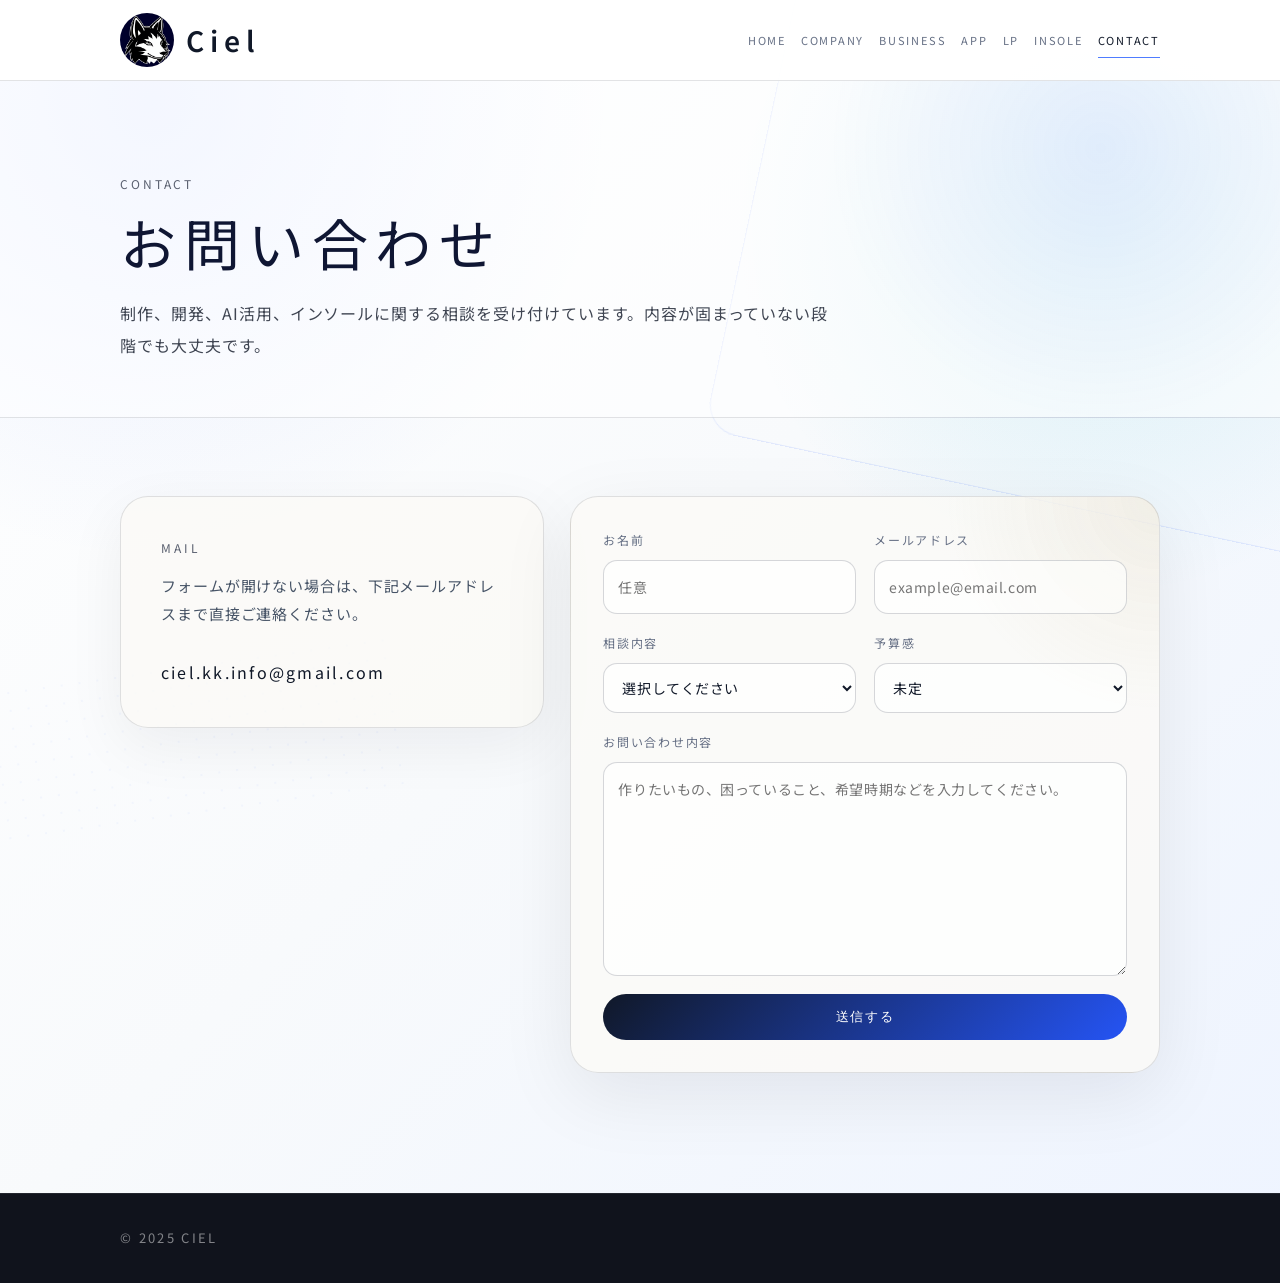
<file: contact.html>
<!DOCTYPE html>
<html lang="ja">
<head>
  <meta charset="UTF-8" />
  <meta name="viewport" content="width=device-width, initial-scale=1.0" />
  <title>お問い合わせ — Ciel | 株式会社シエル</title>
  <script async src="https://www.googletagmanager.com/gtag/js?id=G-8QBFLTQLYT"></script>
  <script>
    window.dataLayer = window.dataLayer || [];
    function gtag(){dataLayer.push(arguments);}
    gtag('js', new Date());
    gtag('config', 'G-8QBFLTQLYT');
  </script>
  <meta name="description" content="株式会社シエルへのお問い合わせフォーム。アプリ開発、LP制作、AI・デジタル支援、インソール事業の相談を受け付けています。" />
  <meta name="robots" content="index, follow" />
  <link rel="canonical" href="https://cielsaloon.com/contact.html" />
  <meta property="og:title" content="お問い合わせ — Ciel | 株式会社シエル" />
  <meta property="og:description" content="株式会社シエルへのお問い合わせフォーム。アプリ開発、LP制作、AI・デジタル支援、インソール事業の相談を受け付けています。" />
  <meta property="og:type" content="website" />
  <meta property="og:url" content="https://cielsaloon.com/contact.html" />
  <meta property="og:site_name" content="Ciel | 株式会社シエル" />
  <meta property="og:image" content="https://cielsaloon.com/symbol.png" />
  <meta name="twitter:card" content="summary" />
  <meta name="twitter:title" content="お問い合わせ — Ciel | 株式会社シエル" />
  <meta name="twitter:description" content="株式会社シエルへのお問い合わせフォーム。アプリ開発、LP制作、AI・デジタル支援、インソール事業の相談を受け付けています。" />
  <meta name="twitter:image" content="https://cielsaloon.com/symbol.png" />
  <link rel="preconnect" href="https://fonts.googleapis.com" />
  <link rel="preconnect" href="https://fonts.gstatic.com" crossorigin />
  <link href="https://fonts.googleapis.com/css2?family=Cinzel:wght@400;600;700&family=Playfair+Display:ital,wght@1,400&family=Noto+Sans+JP:wght@300;400&display=swap" rel="stylesheet" />
  <link rel="stylesheet" href="style.css?v=202606021035" />
  <script type="application/ld+json">
  {
    "@context": "https://schema.org",
    "@type": "ContactPage",
    "name": "お問い合わせ",
    "url": "https://cielsaloon.com/contact.html",
    "mainEntity": {
      "@type": "Organization",
      "name": "株式会社シエル",
      "email": "ciel.kk.info@gmail.com",
      "url": "https://cielsaloon.com/"
    }
  }
  </script>
</head>
<body>
  <header>
    <div class="container header-inner">
      <a href="index.html" class="logo-lockup">
        <img src="symbol.png" class="logo-symbol" alt="" aria-hidden="true">
        <span class="logo-wordmark">Ciel</span>
      </a>
      <nav>
        <a href="index.html">Home</a>
        <a href="company.html">Company</a>
        <a href="business.html">Business</a>
        <a href="apps.html">App</a>
        <a href="lp.html">LP</a>
        <a href="insole.html">Insole</a>
        <a href="contact.html" class="nav-active">Contact</a>
      </nav>
    </div>
  </header>

  <main class="page-hero">
    <div class="container section-heading fade-up">
      <span class="section-kicker">Contact</span>
      <h1>お問い合わせ</h1>
      <p class="page-lead">制作、開発、AI活用、インソールに関する相談を受け付けています。内容が固まっていない段階でも大丈夫です。</p>
    </div>
  </main>

  <section class="contact-page page-section">
    <div class="container">
      <div class="contact-layout">
        <div class="contact-card fade-up">
          <span class="section-kicker">Mail</span>
          <p>フォームが開けない場合は、下記メールアドレスまで直接ご連絡ください。</p>
          <a href="mailto:ciel.kk.info@gmail.com" class="contact-email contact-email--light">ciel.kk.info@gmail.com</a>
        </div>
        <form class="contact-form fade-up" action="mailto:ciel.kk.info@gmail.com" method="post" enctype="text/plain">
          <label>
            <span>お名前</span>
            <input type="text" name="name" autocomplete="name" placeholder="任意">
          </label>
          <label>
            <span>メールアドレス</span>
            <input type="email" name="email" autocomplete="email" required placeholder="example@email.com">
          </label>
          <label>
            <span>相談内容</span>
            <select name="category" required>
              <option value="">選択してください</option>
              <option value="アプリ開発">アプリ開発</option>
              <option value="LP制作">LP制作</option>
              <option value="AI・デジタル支援">AI・デジタル支援</option>
              <option value="インソール">インソール</option>
              <option value="その他">その他</option>
            </select>
          </label>
          <label>
            <span>予算感</span>
            <select name="budget">
              <option value="未定">未定</option>
              <option value="3万円〜10万円">3万円〜10万円</option>
              <option value="10万円〜30万円">10万円〜30万円</option>
              <option value="30万円以上">30万円以上</option>
            </select>
          </label>
          <label class="form-wide">
            <span>お問い合わせ内容</span>
            <textarea name="message" rows="7" required placeholder="作りたいもの、困っていること、希望時期などを入力してください。"></textarea>
          </label>
          <button type="submit" class="primary-link form-submit">送信する</button>
        </form>
      </div>
    </div>
  </section>

  <footer>
    <div class="container">
      <p>&copy; 2025 Ciel</p>
    </div>
  </footer>
  <script>
    const observer = new IntersectionObserver((entries) => {
      entries.forEach(entry => {
        if (entry.isIntersecting) entry.target.classList.add('visible');
      });
    }, { threshold: 0.15 });
    document.querySelectorAll('.fade-up').forEach(el => observer.observe(el));
  </script>
</body>
</html>
</file>
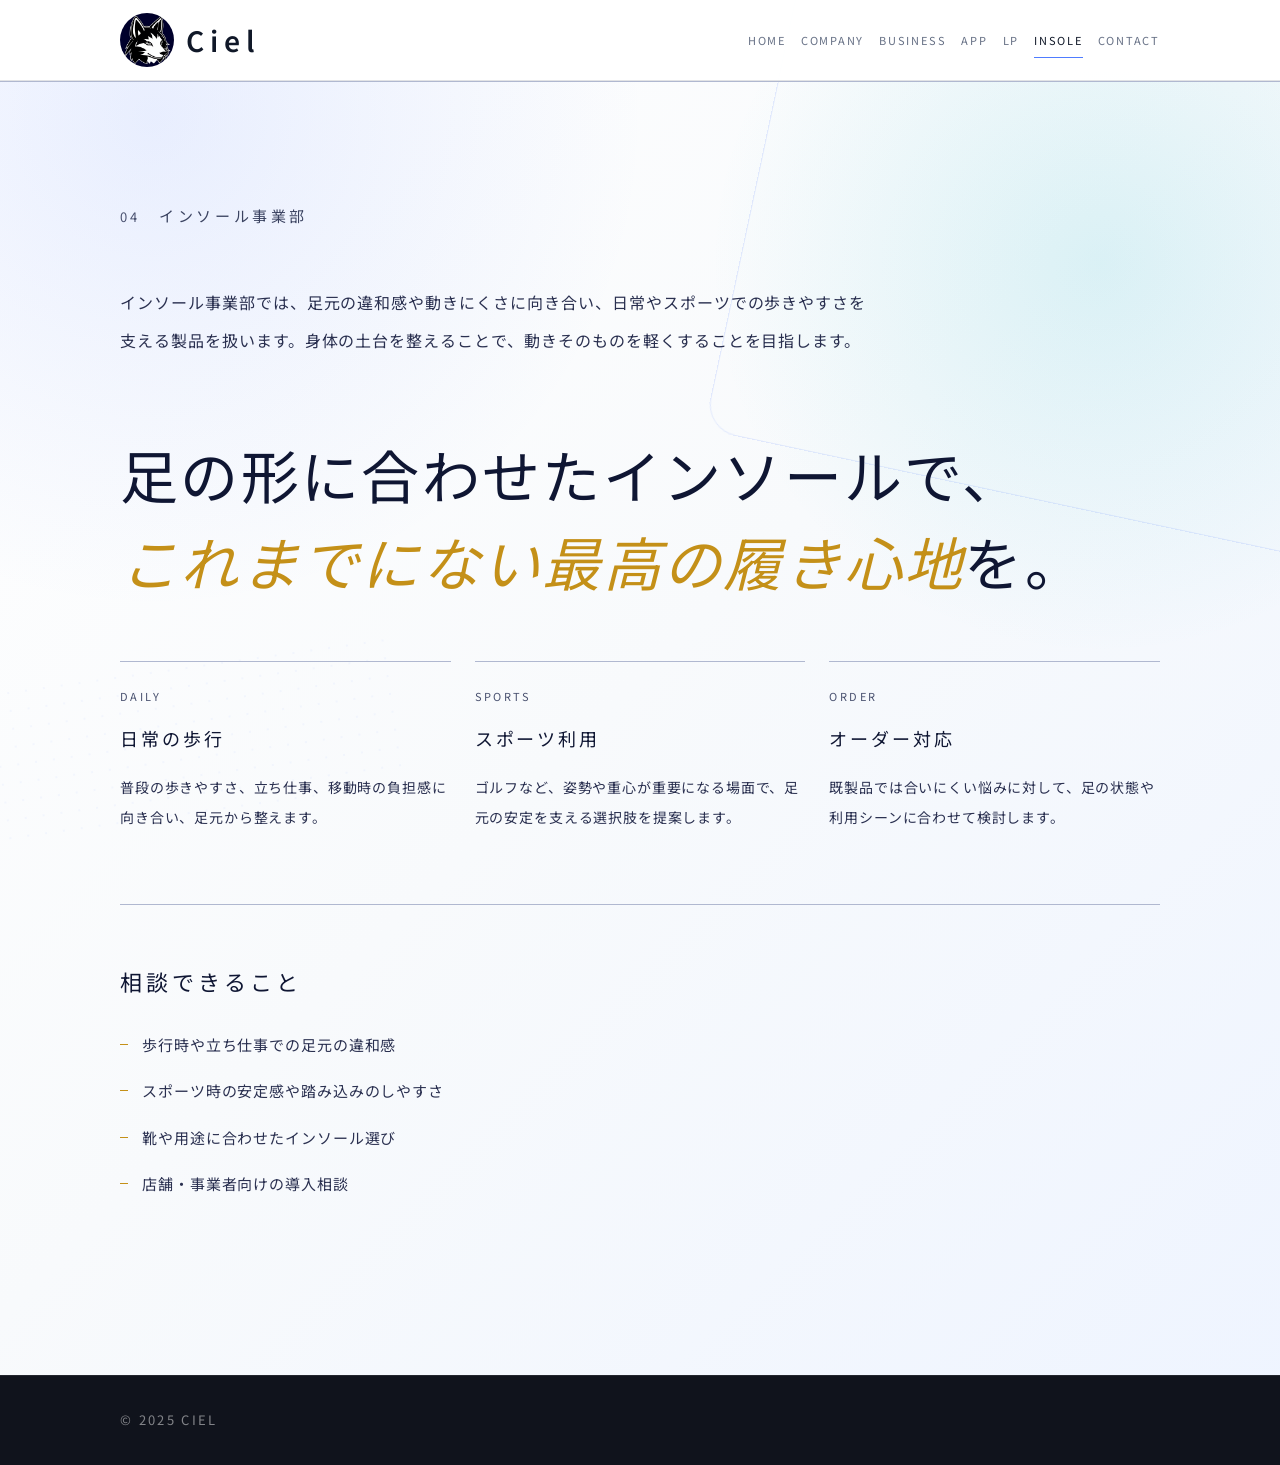
<file: insole.html>
<!DOCTYPE html>
<html lang="ja">
<head>
  <meta charset="UTF-8" />
  <meta name="viewport" content="width=device-width, initial-scale=1.0" />
  <title>インソール事業部 — Ciel | 株式会社シエル</title>
  <script async src="https://www.googletagmanager.com/gtag/js?id=G-8QBFLTQLYT"></script>
  <script>
    window.dataLayer = window.dataLayer || [];
    function gtag(){dataLayer.push(arguments);}
    gtag('js', new Date());
    gtag('config', 'G-8QBFLTQLYT');
  </script>
  <meta name="description" content="株式会社シエルのインソール事業部。足の形に合わせたオーダーインソールで、これまでにない履き心地を提供します。" />
  <meta name="robots" content="index, follow" />
  <link rel="canonical" href="https://cielsaloon.com/insole.html" />
  <meta property="og:title" content="インソール事業部 — Ciel | 株式会社シエル" />
  <meta property="og:description" content="株式会社シエルのインソール事業部。足の形に合わせたオーダーインソールで、これまでにない履き心地を提供します。" />
  <meta property="og:type" content="website" />
  <meta property="og:url" content="https://cielsaloon.com/insole.html" />
  <meta property="og:site_name" content="Ciel | 株式会社シエル" />
  <meta property="og:image" content="https://cielsaloon.com/symbol.png" />
  <meta name="twitter:card" content="summary" />
  <meta name="twitter:title" content="インソール事業部 — Ciel | 株式会社シエル" />
  <meta name="twitter:description" content="株式会社シエルのインソール事業部。足の形に合わせたオーダーインソールで、これまでにない履き心地を提供します。" />
  <meta name="twitter:image" content="https://cielsaloon.com/symbol.png" />
  <link rel="preconnect" href="https://fonts.googleapis.com" />
  <link rel="preconnect" href="https://fonts.gstatic.com" crossorigin />
  <link href="https://fonts.googleapis.com/css2?family=Cinzel:wght@400;600;700&family=Playfair+Display:ital,wght@1,400&family=Noto+Sans+JP:wght@300;400&display=swap" rel="stylesheet" />
  <link rel="stylesheet" href="style.css?v=202606021035" />
  <script type="application/ld+json">
  {
    "@context": "https://schema.org",
    "@type": "Service",
    "name": "インソール事業部",
    "serviceType": "オーダーインソール・足元の相談",
    "provider": {
      "@type": "Organization",
      "name": "株式会社シエル",
      "url": "https://cielsaloon.com/"
    },
    "areaServed": "JP",
    "url": "https://cielsaloon.com/insole.html"
  }
  </script>
</head>
<body>

  <!-- ヘッダー -->
  <header>
    <div class="container header-inner">
      <a href="index.html" class="logo-lockup">
        <img src="symbol.png" class="logo-symbol" alt="" aria-hidden="true">
        <span class="logo-wordmark">Ciel</span>
      </a>
      <nav>
        <a href="index.html">Home</a>
        <a href="company.html">Company</a>
        <a href="business.html">Business</a>
        <a href="apps.html">App</a>
        <a href="lp.html">LP</a>
        <a href="insole.html" class="nav-active">Insole</a>
        <a href="contact.html">Contact</a>
      </nav>
    </div>
  </header>

  <!-- インソール事業部 -->
  <section class="division">
    <div class="container">

      <div class="division-meta fade-up">
        <span class="division-num">04</span>
        <h1 class="division-name">インソール事業部</h1>
      </div>

      <p class="division-overview fade-up">インソール事業部では、足元の違和感や動きにくさに向き合い、日常やスポーツでの歩きやすさを支える製品を扱います。身体の土台を整えることで、動きそのものを軽くすることを目指します。</p>

      <p class="insole-catch fade-up">足の形に合わせたインソールで、<br><em>これまでにない最高の履き心地</em>を。</p>

      <div class="service-grid fade-up">
        <article class="service-card">
          <span>Daily</span>
          <h2>日常の歩行</h2>
          <p>普段の歩きやすさ、立ち仕事、移動時の負担感に向き合い、足元から整えます。</p>
        </article>
        <article class="service-card">
          <span>Sports</span>
          <h2>スポーツ利用</h2>
          <p>ゴルフなど、姿勢や重心が重要になる場面で、足元の安定を支える選択肢を提案します。</p>
        </article>
        <article class="service-card">
          <span>Order</span>
          <h2>オーダー対応</h2>
          <p>既製品では合いにくい悩みに対して、足の状態や利用シーンに合わせて検討します。</p>
        </article>
      </div>

      <section class="service-section fade-up">
        <h2 class="service-title">相談できること</h2>
        <ul class="service-list">
          <li>歩行時や立ち仕事での足元の違和感</li>
          <li>スポーツ時の安定感や踏み込みのしやすさ</li>
          <li>靴や用途に合わせたインソール選び</li>
          <li>店舗・事業者向けの導入相談</li>
        </ul>
      </section>

    </div>
  </section>

  <!-- フッター -->
  <footer>
    <div class="container">
      <p>&copy; 2025 Ciel</p>
    </div>
  </footer>

  <script>
    const observer = new IntersectionObserver((entries) => {
      entries.forEach(entry => {
        if (entry.isIntersecting) entry.target.classList.add('visible');
      });
    }, { threshold: 0.15 });

    document.querySelectorAll('.fade-up').forEach(el => observer.observe(el));
  </script>

</body>
</html>
</file>
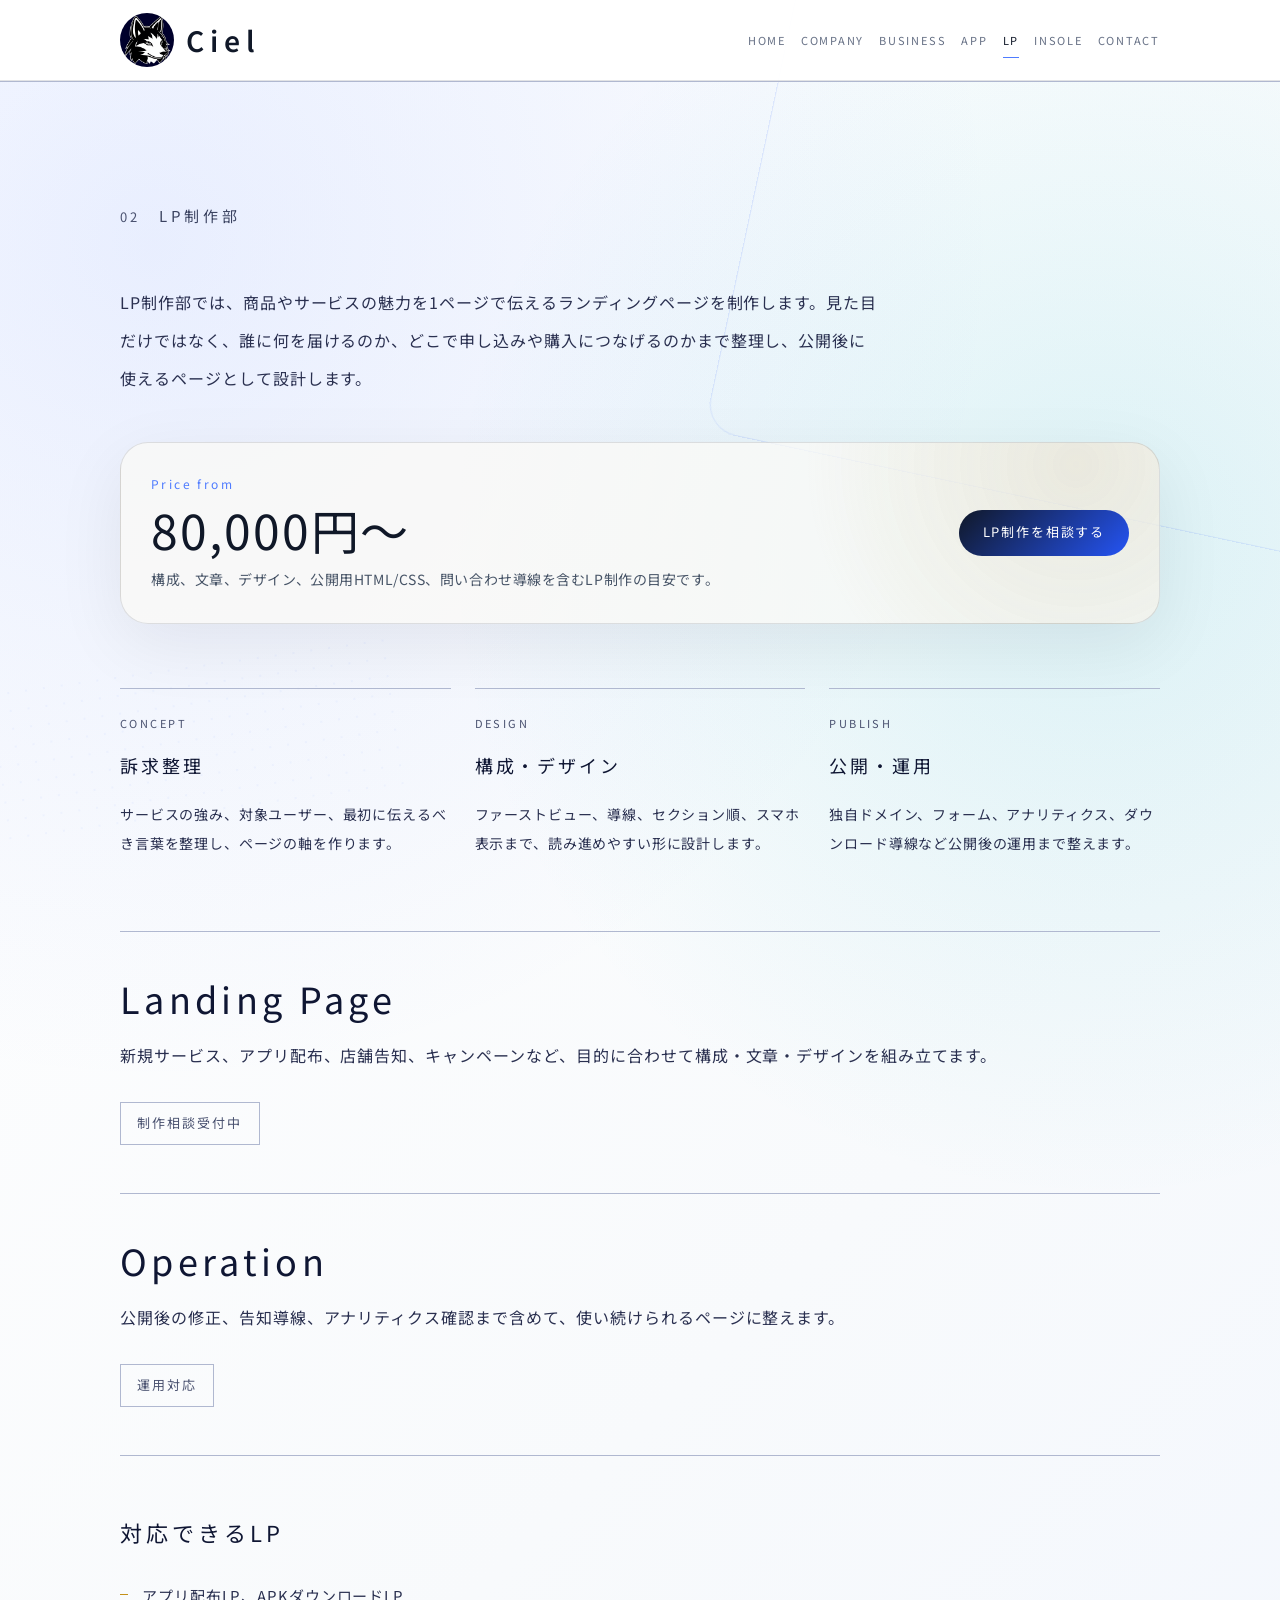
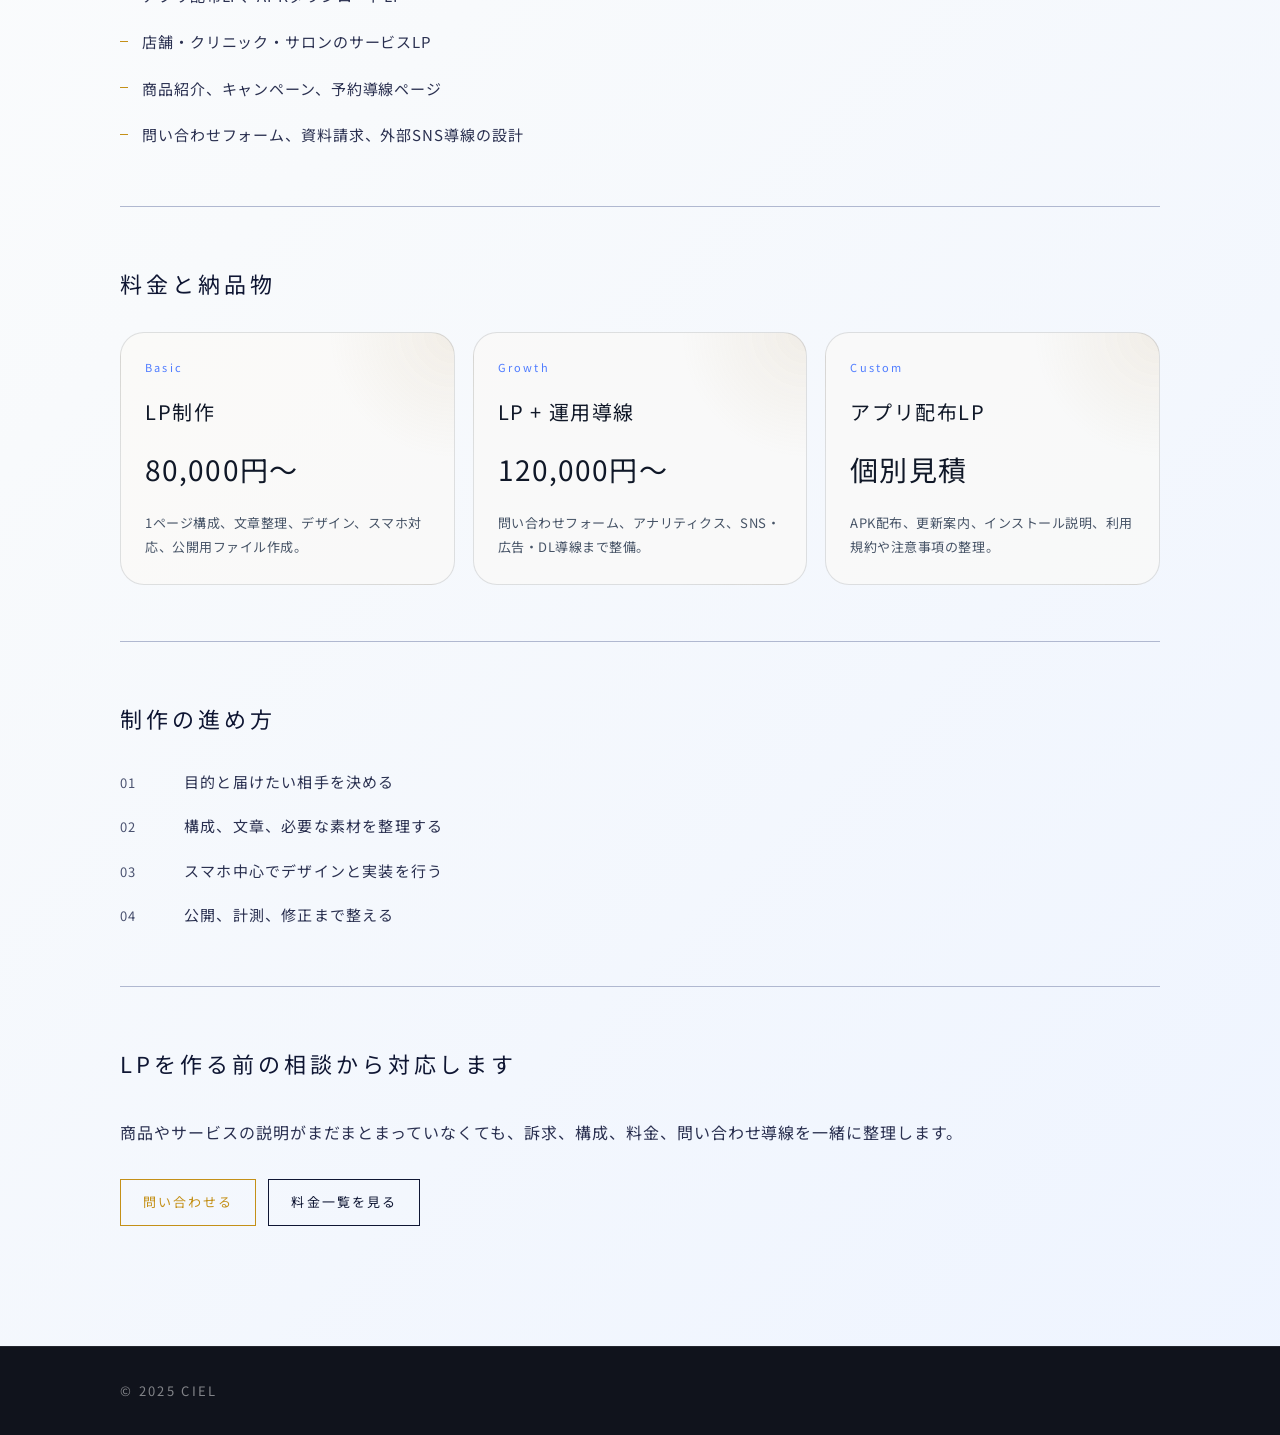
<file: lp.html>
<!DOCTYPE html>
<html lang="ja">
<head>
  <meta charset="UTF-8" />
  <meta name="viewport" content="width=device-width, initial-scale=1.0" />
  <title>LP制作・料金 — Ciel | 株式会社シエル</title>
  <script async src="https://www.googletagmanager.com/gtag/js?id=G-8QBFLTQLYT"></script>
  <script>
    window.dataLayer = window.dataLayer || [];
    function gtag(){dataLayer.push(arguments);}
    gtag('js', new Date());
    gtag('config', 'G-8QBFLTQLYT');
  </script>
  <meta name="description" content="株式会社シエルのLP制作。構成、文章、デザイン、フォーム、アナリティクス、公開後修正まで対応。料金目安は80,000円から。" />
  <meta name="robots" content="index, follow" />
  <link rel="canonical" href="https://cielsaloon.com/lp.html" />
  <meta property="og:title" content="LP制作・料金 — Ciel | 株式会社シエル" />
  <meta property="og:description" content="株式会社シエルのLP制作。構成、文章、デザイン、フォーム、アナリティクス、公開後修正まで対応。料金目安は80,000円から。" />
  <meta property="og:type" content="website" />
  <meta property="og:url" content="https://cielsaloon.com/lp.html" />
  <meta property="og:site_name" content="Ciel | 株式会社シエル" />
  <meta property="og:image" content="https://cielsaloon.com/symbol.png" />
  <meta name="twitter:card" content="summary" />
  <meta name="twitter:title" content="LP制作・料金 — Ciel | 株式会社シエル" />
  <meta name="twitter:description" content="株式会社シエルのLP制作。構成、文章、デザイン、フォーム、アナリティクス、公開後修正まで対応。料金目安は80,000円から。" />
  <meta name="twitter:image" content="https://cielsaloon.com/symbol.png" />
  <link rel="preconnect" href="https://fonts.googleapis.com" />
  <link rel="preconnect" href="https://fonts.gstatic.com" crossorigin />
  <link href="https://fonts.googleapis.com/css2?family=Cinzel:wght@400;600;700&family=Playfair+Display:ital,wght@1,400&family=Noto+Sans+JP:wght@300;400&display=swap" rel="stylesheet" />
  <link rel="stylesheet" href="style.css?v=202606021035" />
  <script type="application/ld+json">
  {
    "@context": "https://schema.org",
    "@type": "Service",
    "name": "LP制作部",
    "serviceType": "ランディングページ制作・公開導線設計・フォーム設置",
    "provider": {
      "@type": "Organization",
      "name": "株式会社シエル",
      "url": "https://cielsaloon.com/"
    },
    "areaServed": "JP",
    "url": "https://cielsaloon.com/lp.html",
    "offers": {
      "@type": "Offer",
      "priceCurrency": "JPY",
      "priceSpecification": {
        "@type": "PriceSpecification",
        "minPrice": 80000
      }
    }
  }
  </script>
</head>
<body>

  <header>
    <div class="container header-inner">
      <a href="index.html" class="logo-lockup">
        <img src="symbol.png" class="logo-symbol" alt="" aria-hidden="true">
        <span class="logo-wordmark">Ciel</span>
      </a>
      <nav>
        <a href="index.html">Home</a>
        <a href="company.html">Company</a>
        <a href="business.html">Business</a>
        <a href="apps.html">App</a>
        <a href="lp.html" class="nav-active">LP</a>
        <a href="insole.html">Insole</a>
        <a href="contact.html">Contact</a>
      </nav>
    </div>
  </header>

  <section class="division">
    <div class="container">

      <div class="division-meta fade-up">
        <span class="division-num">02</span>
        <h1 class="division-name">LP制作部</h1>
      </div>

      <p class="division-overview fade-up">LP制作部では、商品やサービスの魅力を1ページで伝えるランディングページを制作します。見た目だけではなく、誰に何を届けるのか、どこで申し込みや購入につなげるのかまで整理し、公開後に使えるページとして設計します。</p>

      <div class="page-cta-band fade-up">
        <div>
          <span>Price from</span>
          <strong>80,000円〜</strong>
          <p>構成、文章、デザイン、公開用HTML/CSS、問い合わせ導線を含むLP制作の目安です。</p>
        </div>
        <a href="contact.html" class="primary-link">LP制作を相談する</a>
      </div>

      <div class="service-grid fade-up">
        <article class="service-card">
          <span>Concept</span>
          <h2>訴求整理</h2>
          <p>サービスの強み、対象ユーザー、最初に伝えるべき言葉を整理し、ページの軸を作ります。</p>
        </article>
        <article class="service-card">
          <span>Design</span>
          <h2>構成・デザイン</h2>
          <p>ファーストビュー、導線、セクション順、スマホ表示まで、読み進めやすい形に設計します。</p>
        </article>
        <article class="service-card">
          <span>Publish</span>
          <h2>公開・運用</h2>
          <p>独自ドメイン、フォーム、アナリティクス、ダウンロード導線など公開後の運用まで整えます。</p>
        </article>
      </div>

      <div class="app-item fade-up">
        <h2 class="app-name">Landing Page</h2>
        <p class="app-desc">新規サービス、アプリ配布、店舗告知、キャンペーンなど、目的に合わせて構成・文章・デザインを組み立てます。</p>
        <div class="app-status">制作相談受付中</div>
      </div>

      <div class="app-item fade-up">
        <h2 class="app-name">Operation</h2>
        <p class="app-desc">公開後の修正、告知導線、アナリティクス確認まで含めて、使い続けられるページに整えます。</p>
        <div class="app-status">運用対応</div>
      </div>

      <section class="service-section fade-up">
        <h2 class="service-title">対応できるLP</h2>
        <ul class="service-list">
          <li>アプリ配布LP、APKダウンロードLP</li>
          <li>店舗・クリニック・サロンのサービスLP</li>
          <li>商品紹介、キャンペーン、予約導線ページ</li>
          <li>問い合わせフォーム、資料請求、外部SNS導線の設計</li>
        </ul>
      </section>

      <section class="service-section fade-up">
        <h2 class="service-title">料金と納品物</h2>
        <div class="service-price-list">
          <article>
            <span>Basic</span>
            <h3>LP制作</h3>
            <strong>80,000円〜</strong>
            <p>1ページ構成、文章整理、デザイン、スマホ対応、公開用ファイル作成。</p>
          </article>
          <article>
            <span>Growth</span>
            <h3>LP + 運用導線</h3>
            <strong>120,000円〜</strong>
            <p>問い合わせフォーム、アナリティクス、SNS・広告・DL導線まで整備。</p>
          </article>
          <article>
            <span>Custom</span>
            <h3>アプリ配布LP</h3>
            <strong>個別見積</strong>
            <p>APK配布、更新案内、インストール説明、利用規約や注意事項の整理。</p>
          </article>
        </div>
      </section>

      <section class="service-section fade-up">
        <h2 class="service-title">制作の進め方</h2>
        <ol class="process-list">
          <li><span>01</span>目的と届けたい相手を決める</li>
          <li><span>02</span>構成、文章、必要な素材を整理する</li>
          <li><span>03</span>スマホ中心でデザインと実装を行う</li>
          <li><span>04</span>公開、計測、修正まで整える</li>
        </ol>
      </section>

      <section class="service-section service-cta fade-up">
        <h2 class="service-title">LPを作る前の相談から対応します</h2>
        <p class="app-desc">商品やサービスの説明がまだまとまっていなくても、訴求、構成、料金、問い合わせ導線を一緒に整理します。</p>
        <div class="app-actions">
          <a href="contact.html" class="dl-btn dl-btn--accent">問い合わせる</a>
          <a href="business.html#pricing" class="dl-btn">料金一覧を見る</a>
        </div>
      </section>

    </div>
  </section>

  <footer>
    <div class="container">
      <p>&copy; 2025 Ciel</p>
    </div>
  </footer>

  <script>
    const observer = new IntersectionObserver((entries) => {
      entries.forEach(entry => {
        if (entry.isIntersecting) entry.target.classList.add('visible');
      });
    }, { threshold: 0.15 });

    document.querySelectorAll('.fade-up').forEach(el => observer.observe(el));
  </script>

</body>
</html>
</file>
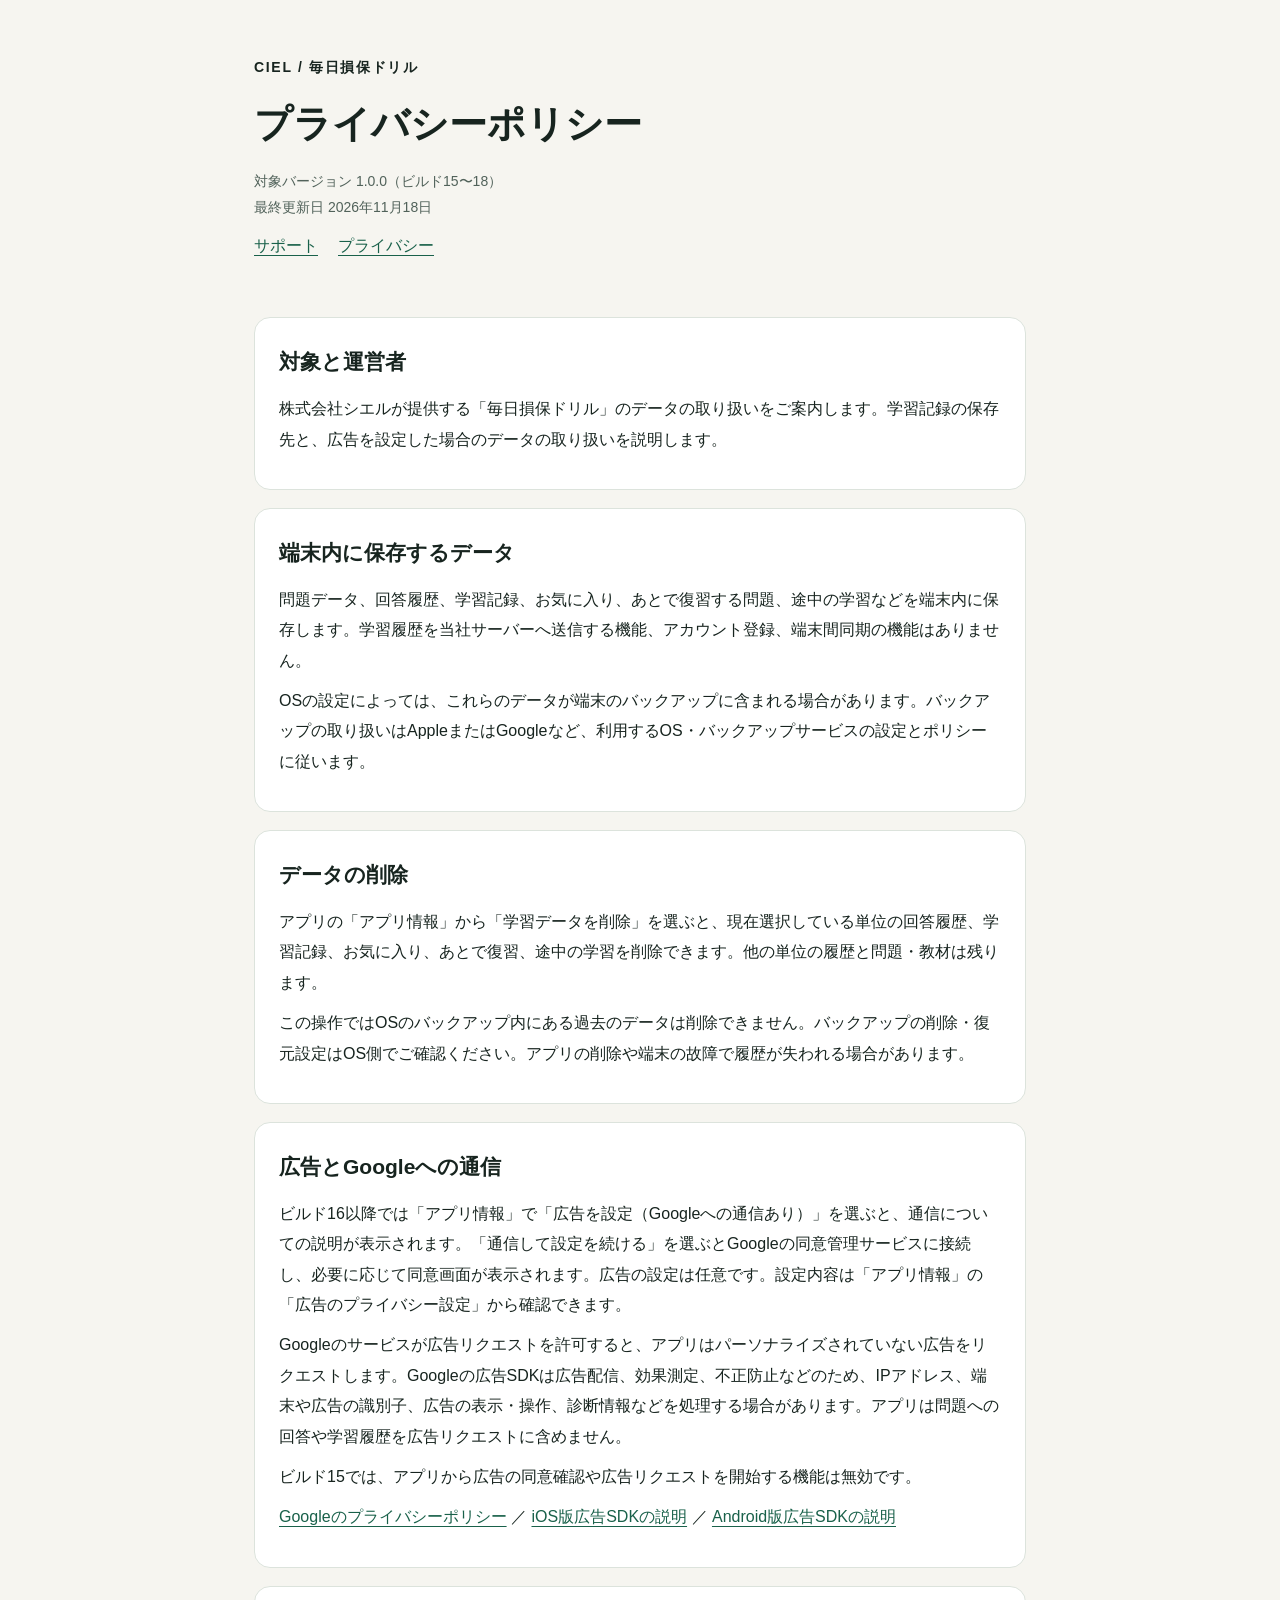
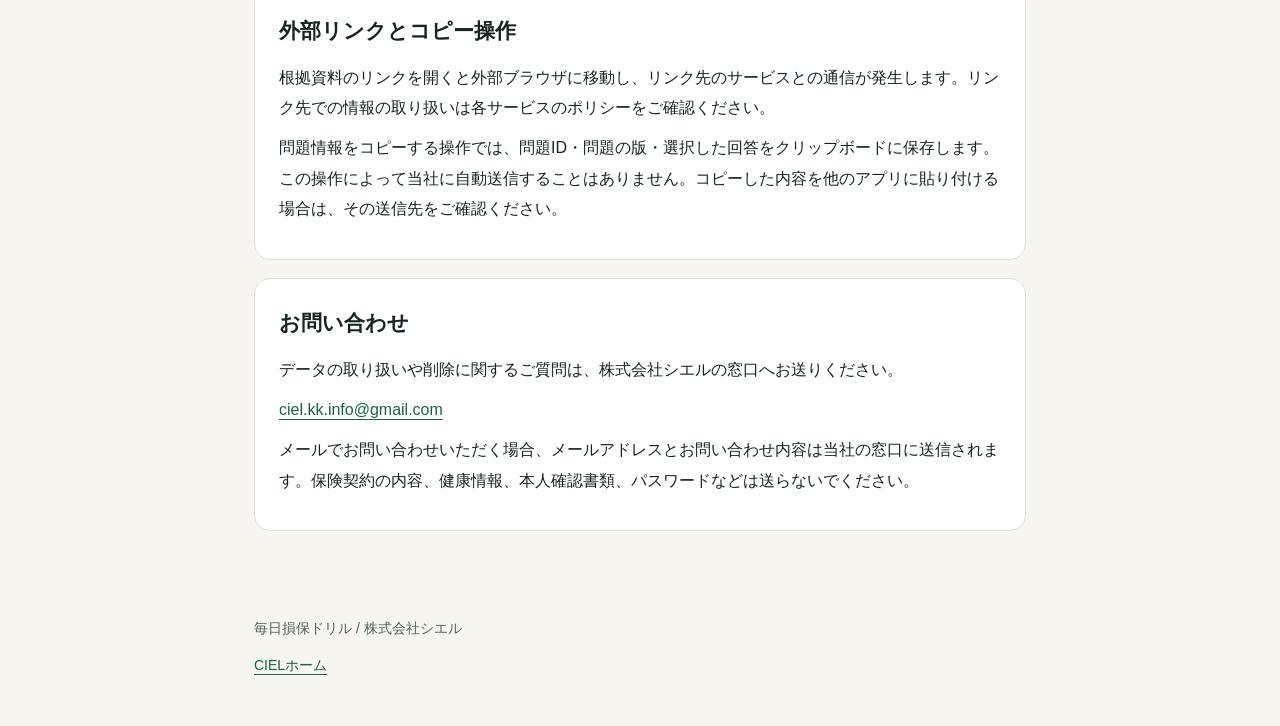
<file: mainichi-hoken-privacy.html>
<!doctype html><html lang="ja"><head><meta charset="utf-8"><meta name="viewport" content="width=device-width,initial-scale=1"><title>毎日損保ドリル | プライバシーポリシー | 株式会社シエル</title><meta name="description" content="毎日損保ドリルのプライバシーポリシー。端末内の学習データ、広告の構成、お問い合わせについて。"><style>*{box-sizing:border-box}body{margin:0;background:#f6f5f0;color:#17241f;font-family:-apple-system,BlinkMacSystemFont,"Hiragino Kaku Gothic ProN","Yu Gothic",sans-serif;line-height:1.9}header,main,footer{max-width:820px;margin:auto;padding:28px 24px}header{padding-top:44px}nav{display:flex;gap:20px;flex-wrap:wrap}a{color:#19614a;text-underline-offset:4px;overflow-wrap:anywhere}h1{font-size:clamp(27px,5vw,38px);line-height:1.45;margin:16px 0}h2{font-size:21px;margin:0 0 12px}p{margin:10px 0}.brand{font-size:14px;font-weight:700;letter-spacing:.12em}.meta,footer{font-size:14px;color:#51625a}section{padding:24px;background:white;border:1px solid #dce3dc;border-radius:16px;margin-bottom:18px}.lead{font-size:17px}.notice{border-left:4px solid #9f7f33;padding-left:16px}li{margin:8px 0}footer{padding-bottom:48px}@media(max-width:420px){header,main,footer{padding-left:18px;padding-right:18px}section{padding:20px}}</style></head><body><header><p class="brand">CIEL / 毎日損保ドリル</p><h1>プライバシーポリシー</h1><p class="meta">対象バージョン 1.0.0（ビルド15〜18）<br>最終更新日 2026年11月18日</p><nav aria-label="関連ページ"><a href="mainichi-hoken-support.html">サポート</a><a href="mainichi-hoken-privacy.html">プライバシー</a></nav></header><main><section><h2>対象と運営者</h2><p>株式会社シエルが提供する「毎日損保ドリル」のデータの取り扱いをご案内します。学習記録の保存先と、広告を設定した場合のデータの取り扱いを説明します。</p></section>
<section><h2>端末内に保存するデータ</h2><p>問題データ、回答履歴、学習記録、お気に入り、あとで復習する問題、途中の学習などを端末内に保存します。学習履歴を当社サーバーへ送信する機能、アカウント登録、端末間同期の機能はありません。</p><p>OSの設定によっては、これらのデータが端末のバックアップに含まれる場合があります。バックアップの取り扱いはAppleまたはGoogleなど、利用するOS・バックアップサービスの設定とポリシーに従います。</p></section>
<section><h2>データの削除</h2><p>アプリの「アプリ情報」から「学習データを削除」を選ぶと、現在選択している単位の回答履歴、学習記録、お気に入り、あとで復習、途中の学習を削除できます。他の単位の履歴と問題・教材は残ります。</p><p>この操作ではOSのバックアップ内にある過去のデータは削除できません。バックアップの削除・復元設定はOS側でご確認ください。アプリの削除や端末の故障で履歴が失われる場合があります。</p></section>
<section><h2>広告とGoogleへの通信</h2>
<p>ビルド16以降では「アプリ情報」で「広告を設定（Googleへの通信あり）」を選ぶと、通信についての説明が表示されます。「通信して設定を続ける」を選ぶとGoogleの同意管理サービスに接続し、必要に応じて同意画面が表示されます。広告の設定は任意です。設定内容は「アプリ情報」の「広告のプライバシー設定」から確認できます。</p>
<p>Googleのサービスが広告リクエストを許可すると、アプリはパーソナライズされていない広告をリクエストします。Googleの広告SDKは広告配信、効果測定、不正防止などのため、IPアドレス、端末や広告の識別子、広告の表示・操作、診断情報などを処理する場合があります。アプリは問題への回答や学習履歴を広告リクエストに含めません。</p>
<p>ビルド15では、アプリから広告の同意確認や広告リクエストを開始する機能は無効です。</p>
<p><a href="https://policies.google.com/privacy?hl=ja">Googleのプライバシーポリシー</a> ／ <a href="https://developers.google.com/admob/ios/privacy/data-disclosure?hl=ja">iOS版広告SDKの説明</a> ／ <a href="https://developers.google.com/admob/android/privacy/play-data-disclosure?hl=ja">Android版広告SDKの説明</a></p></section>
<section><h2>外部リンクとコピー操作</h2><p>根拠資料のリンクを開くと外部ブラウザに移動し、リンク先のサービスとの通信が発生します。リンク先での情報の取り扱いは各サービスのポリシーをご確認ください。</p><p>問題情報をコピーする操作では、問題ID・問題の版・選択した回答をクリップボードに保存します。この操作によって当社に自動送信することはありません。コピーした内容を他のアプリに貼り付ける場合は、その送信先をご確認ください。</p></section>
<section><h2>お問い合わせ</h2><p>データの取り扱いや削除に関するご質問は、株式会社シエルの窓口へお送りください。</p><p><a href="mailto:ciel.kk.info@gmail.com">ciel.kk.info@gmail.com</a></p><p>メールでお問い合わせいただく場合、メールアドレスとお問い合わせ内容は当社の窓口に送信されます。保険契約の内容、健康情報、本人確認書類、パスワードなどは送らないでください。</p></section></main><footer><p>毎日損保ドリル / 株式会社シエル</p><a href="https://cielsaloon.com/">CIELホーム</a></footer></body></html>
</file>
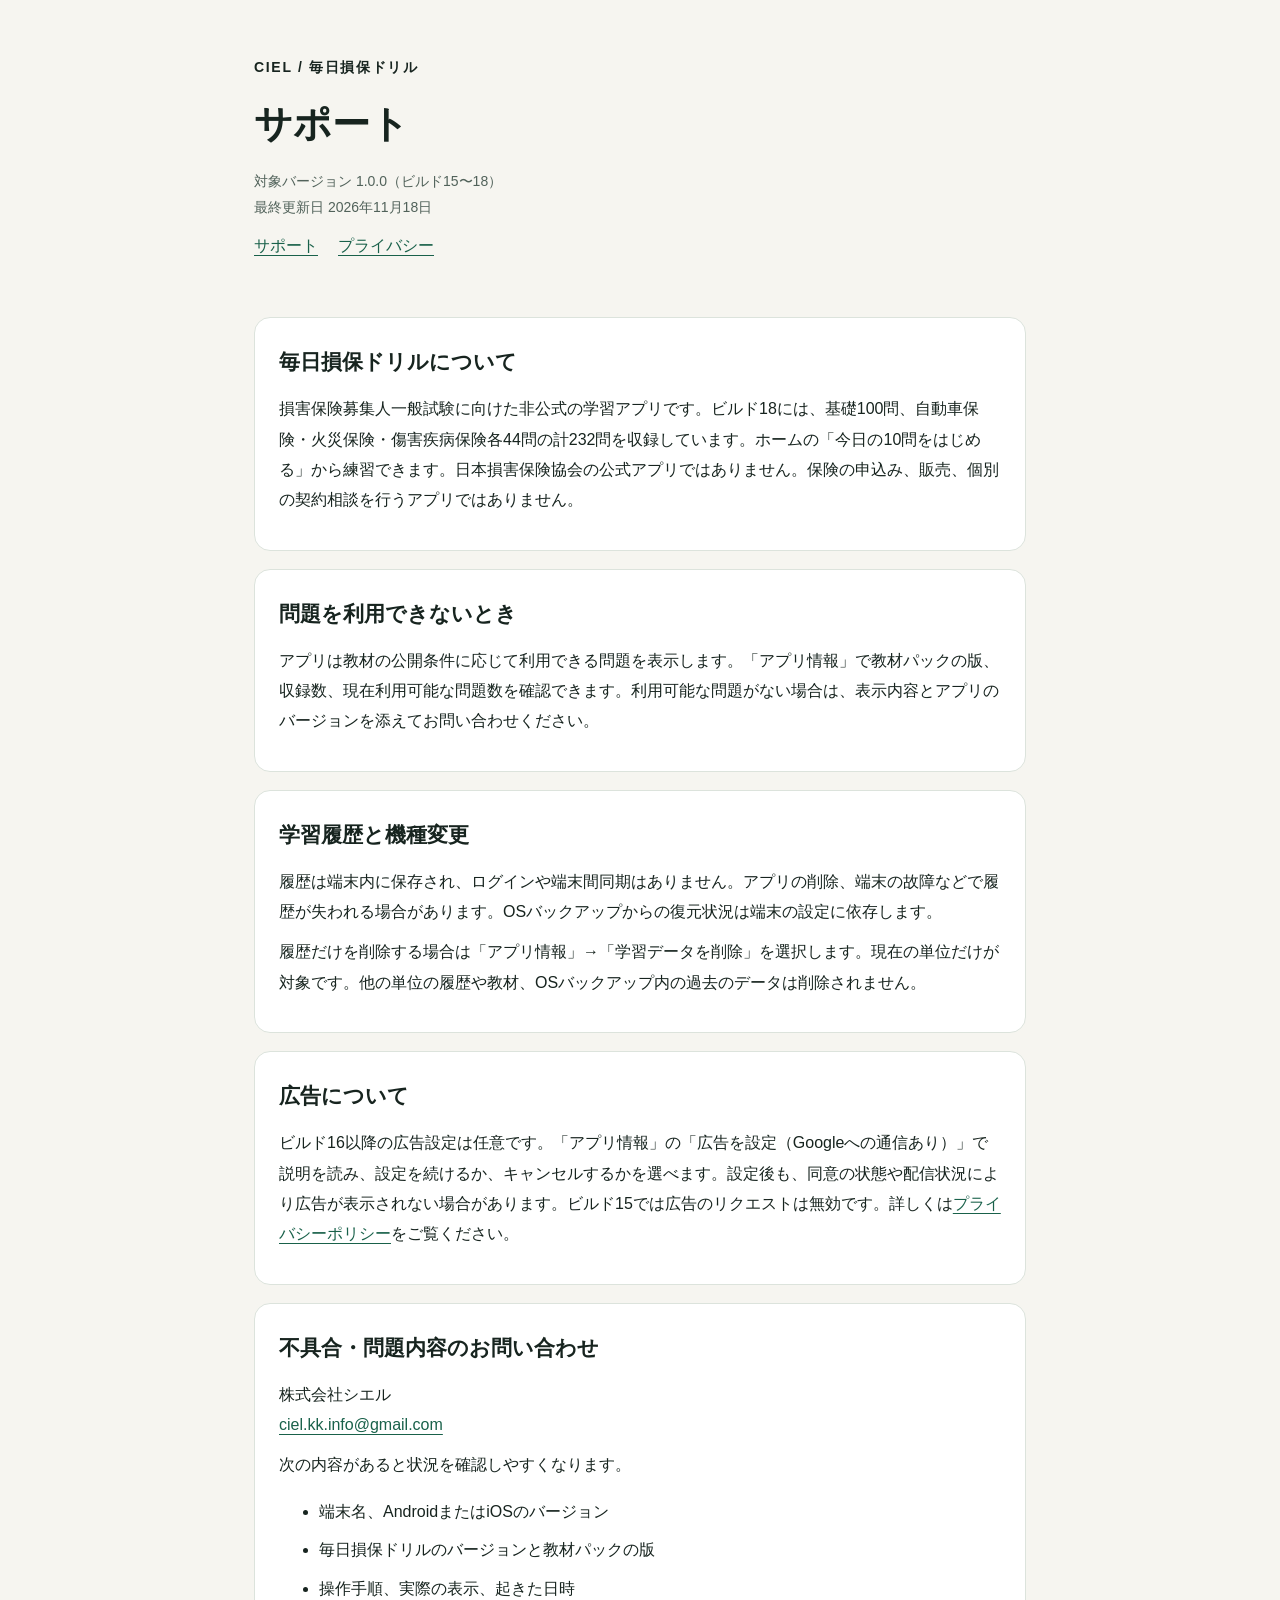
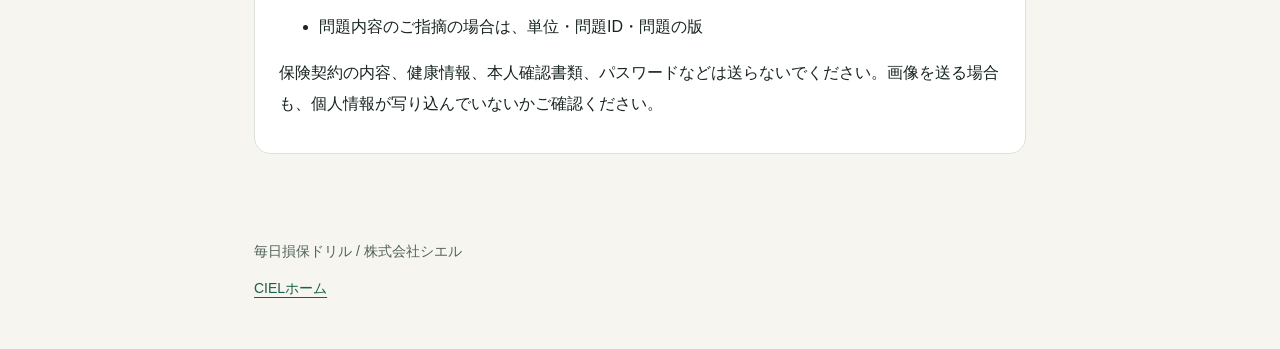
<file: mainichi-hoken-support.html>
<!doctype html><html lang="ja"><head><meta charset="utf-8"><meta name="viewport" content="width=device-width,initial-scale=1"><title>毎日損保ドリル | サポート | 株式会社シエル</title><meta name="description" content="毎日損保ドリルのサポート。端末内の学習データ、広告の構成、お問い合わせについて。"><style>*{box-sizing:border-box}body{margin:0;background:#f6f5f0;color:#17241f;font-family:-apple-system,BlinkMacSystemFont,"Hiragino Kaku Gothic ProN","Yu Gothic",sans-serif;line-height:1.9}header,main,footer{max-width:820px;margin:auto;padding:28px 24px}header{padding-top:44px}nav{display:flex;gap:20px;flex-wrap:wrap}a{color:#19614a;text-underline-offset:4px;overflow-wrap:anywhere}h1{font-size:clamp(27px,5vw,38px);line-height:1.45;margin:16px 0}h2{font-size:21px;margin:0 0 12px}p{margin:10px 0}.brand{font-size:14px;font-weight:700;letter-spacing:.12em}.meta,footer{font-size:14px;color:#51625a}section{padding:24px;background:white;border:1px solid #dce3dc;border-radius:16px;margin-bottom:18px}.lead{font-size:17px}.notice{border-left:4px solid #9f7f33;padding-left:16px}li{margin:8px 0}footer{padding-bottom:48px}@media(max-width:420px){header,main,footer{padding-left:18px;padding-right:18px}section{padding:20px}}</style></head><body><header><p class="brand">CIEL / 毎日損保ドリル</p><h1>サポート</h1><p class="meta">対象バージョン 1.0.0（ビルド15〜18）<br>最終更新日 2026年11月18日</p><nav aria-label="関連ページ"><a href="mainichi-hoken-support.html">サポート</a><a href="mainichi-hoken-privacy.html">プライバシー</a></nav></header><main><section><h2>毎日損保ドリルについて</h2><p>損害保険募集人一般試験に向けた非公式の学習アプリです。ビルド18には、基礎100問、自動車保険・火災保険・傷害疾病保険各44問の計232問を収録しています。ホームの「今日の10問をはじめる」から練習できます。日本損害保険協会の公式アプリではありません。保険の申込み、販売、個別の契約相談を行うアプリではありません。</p></section>
<section><h2>問題を利用できないとき</h2><p>アプリは教材の公開条件に応じて利用できる問題を表示します。「アプリ情報」で教材パックの版、収録数、現在利用可能な問題数を確認できます。利用可能な問題がない場合は、表示内容とアプリのバージョンを添えてお問い合わせください。</p></section>
<section><h2>学習履歴と機種変更</h2><p>履歴は端末内に保存され、ログインや端末間同期はありません。アプリの削除、端末の故障などで履歴が失われる場合があります。OSバックアップからの復元状況は端末の設定に依存します。</p><p>履歴だけを削除する場合は「アプリ情報」→「学習データを削除」を選択します。現在の単位だけが対象です。他の単位の履歴や教材、OSバックアップ内の過去のデータは削除されません。</p></section>
<section><h2>広告について</h2><p>ビルド16以降の広告設定は任意です。「アプリ情報」の「広告を設定（Googleへの通信あり）」で説明を読み、設定を続けるか、キャンセルするかを選べます。設定後も、同意の状態や配信状況により広告が表示されない場合があります。ビルド15では広告のリクエストは無効です。詳しくは<a href="mainichi-hoken-privacy.html">プライバシーポリシー</a>をご覧ください。</p></section>
<section><h2>不具合・問題内容のお問い合わせ</h2><p>株式会社シエル<br><a href="mailto:ciel.kk.info@gmail.com?subject=%E6%AF%8E%E6%97%A5%E6%90%8D%E4%BF%9D%E3%83%89%E3%83%AA%E3%83%AB%20%E3%81%8A%E5%95%8F%E3%81%84%E5%90%88%E3%82%8F%E3%81%9B">ciel.kk.info@gmail.com</a></p><p>次の内容があると状況を確認しやすくなります。</p><ul><li>端末名、AndroidまたはiOSのバージョン</li><li>毎日損保ドリルのバージョンと教材パックの版</li><li>操作手順、実際の表示、起きた日時</li><li>問題内容のご指摘の場合は、単位・問題ID・問題の版</li></ul><p>保険契約の内容、健康情報、本人確認書類、パスワードなどは送らないでください。画像を送る場合も、個人情報が写り込んでいないかご確認ください。</p></section></main><footer><p>毎日損保ドリル / 株式会社シエル</p><a href="https://cielsaloon.com/">CIELホーム</a></footer></body></html>
</file>
<file: style.css>
* {
  margin: 0;
  padding: 0;
  box-sizing: border-box;
}

:root {
  --ink: #101828;
  --ink-soft: #475467;
  --night: #111827;
  --night-2: #1f2937;
  --paper: #f8fafc;
  --paper-2: #ffffff;
  --mist: #eef4ff;
  --line: rgba(16, 24, 40, 0.12);
  --line-strong: rgba(16, 24, 40, 0.24);
  --gold: #4f7cff;
  --gold-soft: rgba(79, 124, 255, 0.18);
  --blue-grey: #667085;
  --cyan: #12b3c7;
  --violet: #7c5cff;
}

body {
  font-family: 'Noto Sans JP', 'Helvetica Neue', Arial, sans-serif;
  font-weight: 400;
  color: var(--ink);
  line-height: 1.9;
  background:
    radial-gradient(circle at 12% 8%, rgba(79, 124, 255, 0.12), transparent 28%),
    radial-gradient(circle at 86% 18%, rgba(18, 179, 199, 0.13), transparent 24%),
    linear-gradient(135deg, #ffffff 0%, var(--paper) 48%, var(--mist) 100%);
  -webkit-font-smoothing: antialiased;
  position: relative;
  isolation: isolate;
  overflow-x: hidden;
}

body::before,
body::after {
  content: "";
  position: fixed;
  pointer-events: none;
  z-index: -2;
}

body::before {
  inset: -18vh -12vw auto auto;
  width: min(52vw, 760px);
  aspect-ratio: 1;
  border: 1px solid rgba(79,124,255,0.14);
  border-radius: 32px;
  transform: rotate(12deg);
  animation: ambientFrame 22s ease-in-out infinite;
}

body::after {
  left: -12vw;
  bottom: 8vh;
  width: min(44vw, 620px);
  height: 160px;
  background-image: radial-gradient(rgba(79,124,255,0.22) 1px, transparent 1px);
  background-size: 18px 18px;
  opacity: 0.22;
  transform: rotate(-8deg);
  animation: ambientDots 18s ease-in-out infinite;
}

@keyframes ambientFrame {
  0%, 100% { transform: translate3d(0,0,0) rotate(12deg); border-radius: 34%; }
  50% { transform: translate3d(-26px, 18px, 0) rotate(17deg); border-radius: 42%; }
}

@keyframes ambientDots {
  0%, 100% { transform: translate3d(0,0,0) rotate(-8deg); opacity: 0.18; }
  50% { transform: translate3d(28px,-16px,0) rotate(-4deg); opacity: 0.28; }
}

.container {
  max-width: 1120px;
  margin: 0 auto;
  padding: 0 40px;
}

/* ━━━━━━━━━━━━━━━━━━━━
   ローディング
━━━━━━━━━━━━━━━━━━━━ */
body.loading {
  overflow: hidden;
}

body.loading header,
body.loading main,
body.loading section,
body.loading footer {
  opacity: 0;
  filter: blur(12px);
}

header, main, section, footer {
  transition: opacity 0.9s cubic-bezier(0.16, 1, 0.3, 1) 0.1s,
              filter 0.9s cubic-bezier(0.16, 1, 0.3, 1) 0.1s;
}

/* ━━━━━━━━━━━━━━━━━━━━
   オープニング
━━━━━━━━━━━━━━━━━━━━ */
#opening {
  position: fixed;
  inset: 0;
  z-index: 9999;
  display: flex;
  align-items: center;
  justify-content: center;
  pointer-events: none;
}

.opening-bg {
  position: absolute;
  inset: 0;
  background: var(--night);
  animation: bgFade 0.6s cubic-bezier(0.76, 0, 0.24, 1) 2.5s forwards;
}

@keyframes bgFade {
  0%   { opacity: 1; }
  100% { opacity: 0; }
}

.opening-frame {
  position: relative;
  z-index: 1;
  display: flex;
  flex-direction: column;
  align-items: center;
}

.opening-line-top,
.opening-line-bottom {
  width: 0;
  height: 1px;
  background: var(--gold);
}

.opening-line-top {
  margin-bottom: 28px;
  animation: openLineExpand 0.85s cubic-bezier(0.16, 1, 0.3, 1) 0.35s forwards,
             contentFade 0.45s cubic-bezier(0.4, 0, 1, 1) 2.2s forwards;
}

.opening-line-bottom {
  margin-top: 20px;
  animation: openLineExpand 0.85s cubic-bezier(0.16, 1, 0.3, 1) 0.55s forwards,
             contentFade 0.45s cubic-bezier(0.4, 0, 1, 1) 2.2s forwards;
}

@keyframes openLineExpand {
  to { width: 200px; }
}

.opening-content {
  position: relative;
  text-align: center;
  animation: contentFade 0.45s cubic-bezier(0.4, 0, 1, 1) 2.2s forwards;
}

@keyframes contentFade {
  0%   { opacity: 1; filter: blur(0px); }
  100% { opacity: 0; filter: blur(8px); }
}

#opening.hide {
  display: none;
}

.opening-logo-svg {
  width: 180px;
  height: 180px;
  display: block;
  object-fit: cover;
  object-position: center 5%;
  border-radius: 50%;
  opacity: 0;
  animation: wolfSticker 0.75s cubic-bezier(0.34, 1.56, 0.64, 1) 0.9s forwards;
}

@keyframes wolfSticker {
  0%   { opacity: 0; transform: scaleX(-1) scale(0.15) rotate(-20deg); }
  50%  { opacity: 1; }
  100% { opacity: 1; transform: scaleX(-1) scale(1) rotate(0deg); }
}

.logo-lockup {
  display: flex;
  align-items: center;
  gap: 12px;
  position: relative;
}

.logo-symbol {
  height: 54px;
  width: 54px;
  border-radius: 50%;
  object-fit: cover;
  object-position: center 15%;
  transform: scaleX(-1);
  animation: logoFloat 6s ease-in-out infinite;
}

.logo-lockup::after {
  content: "";
  position: absolute;
  left: -7px;
  top: -7px;
  width: 68px;
  height: 68px;
  border: 1px solid rgba(16,19,28,0.12);
  border-radius: 50%;
  transform: scale(0.82);
  opacity: 0;
  pointer-events: none;
  animation: logoRing 4.8s ease-in-out infinite;
}

@keyframes logoFloat {
  0%, 100% { transform: scaleX(-1) translateY(0); }
  50% { transform: scaleX(-1) translateY(-3px); }
}

@keyframes logoRing {
  0%, 70%, 100% { opacity: 0; transform: scale(0.82); }
  20% { opacity: 1; transform: scale(1); }
  55% { opacity: 0; transform: scale(1.18); }
}

.opening-sub {
  font-size: 13px;
  color: #f2f3f7;
  letter-spacing: 0.3em;
  margin-top: 10px;
  font-weight: 300;
  opacity: 0;
  animation: subIn 0.7s cubic-bezier(0.16, 1, 0.3, 1) 1.5s forwards;
}

@keyframes subIn {
  from { opacity: 0; transform: translateY(4px); }
  to   { opacity: 1; transform: translateY(0); }
}

/* ━━━━━━━━━━━━━━━━━━━━
   斜線
━━━━━━━━━━━━━━━━━━━━ */
.the-line {
  position: absolute;
  top: 0;
  left: 0;
  width: 100%;
  height: 100vh;
  pointer-events: none;
  z-index: -1;
}

/* ━━━━━━━━━━━━━━━━━━━━
   ヘッダー
━━━━━━━━━━━━━━━━━━━━ */
header {
  background: rgba(255, 255, 255, 0.82);
  backdrop-filter: blur(16px);
  border-bottom: 1px solid var(--line);
  position: sticky;
  top: 0;
  z-index: 100;
}

.header-inner {
  display: flex;
  align-items: center;
  justify-content: space-between;
  height: 80px;
}

.logo-lockup {
  text-decoration: none;
}

nav {
  display: flex;
  gap: 15px;
}

nav a {
  color: var(--blue-grey);
  text-decoration: none;
  font-size: 11px;
  letter-spacing: 0.16em;
  text-transform: uppercase;
  transition: color 0.4s;
  position: relative;
}

nav a:hover,
nav a.nav-active {
  color: var(--ink);
}

nav a::after {
  content: "";
  position: absolute;
  left: 0;
  right: 0;
  bottom: -8px;
  height: 1px;
  background: var(--gold);
  transform: scaleX(0);
  transform-origin: left;
  transition: transform 0.32s cubic-bezier(0.16, 1, 0.3, 1);
}

nav a:hover::after,
nav a.nav-active::after {
  transform: scaleX(1);
}

.logo-wordmark {
  font-family: 'Outfit', 'Noto Sans JP', sans-serif;
  font-weight: 600;
  font-size: 28px;
  color: var(--ink);
  letter-spacing: 0.22em;
  line-height: 1;
}

/* ━━━━━━━━━━━━━━━━━━━━
   ホーム
━━━━━━━━━━━━━━━━━━━━ */
.home-hero {
  min-height: 620px;
  display: flex;
  align-items: center;
  padding: 88px 0 96px;
  position: relative;
  overflow: hidden;
}

.home-directory,
.home-services {
  border-top: 1px solid var(--line);
  padding: 72px 0 92px;
  background:
    radial-gradient(circle at 12% 12%, rgba(79,124,255,0.08), transparent 26%),
    rgba(255,255,255,0.74);
}

.page-hero {
  padding: 92px 0 56px;
  border-bottom: 1px solid var(--line);
  background:
    radial-gradient(circle at 86% 20%, rgba(79,124,255,0.1), transparent 24%),
    rgba(255,255,255,0.52);
}

.page-hero .section-heading {
  margin-bottom: 0;
}

.page-section {
  border-top: 0;
}

.home-hero::before,
.home-hero::after {
  content: "";
  position: absolute;
  pointer-events: none;
}

.home-hero::before {
  inset: 34px 4vw auto auto;
  width: min(46vw, 560px);
  aspect-ratio: 1;
  border: 1px solid var(--line);
  border-radius: 32px;
  transform: rotate(14deg);
}

.home-hero::after {
  right: 9vw;
  bottom: 12vh;
  width: 260px;
  height: 120px;
  background-image: radial-gradient(rgba(79,124,255,0.26) 1.2px, transparent 1.2px);
  background-size: 18px 18px;
  opacity: 0.28;
}

.hero-grid {
  display: grid;
  grid-template-columns: minmax(0, 0.95fr) minmax(380px, 0.78fr);
  gap: 64px;
  align-items: center;
  position: relative;
  z-index: 1;
}

.hero-status {
  display: inline-flex;
  align-items: center;
  gap: 10px;
  color: var(--blue-grey);
  font-size: 12px;
  letter-spacing: 0.2em;
  text-transform: uppercase;
  margin-bottom: 24px;
}

.hero-status::before {
  content: "";
  width: 8px;
  height: 8px;
  border-radius: 50%;
  background: var(--gold);
  box-shadow: 0 0 0 6px rgba(79,124,255,0.12);
}

.hero-copy h1 {
  font-family: 'Outfit', 'Noto Sans JP', sans-serif;
  font-weight: 600;
  font-size: clamp(74px, 12vw, 152px);
  letter-spacing: 0.12em;
  color: var(--ink);
  line-height: 0.92;
}

.hero-lead {
  max-width: 620px;
  margin-top: 32px;
  color: var(--ink-soft);
  font-size: clamp(18px, 2vw, 24px);
  line-height: 2;
  letter-spacing: 0.06em;
}

.hero-lead,
.section-heading p,
.method-copy p,
.service-card p,
.service-tile p,
.feature-card p {
  text-wrap: pretty;
}

.hero-actions {
  display: flex;
  gap: 14px;
  flex-wrap: wrap;
  margin-top: 40px;
}

.primary-link,
.secondary-link {
  display: inline-flex;
  align-items: center;
  justify-content: center;
  min-height: 46px;
  padding: 0 24px;
  border-radius: 999px;
  text-decoration: none;
  font-size: 13px;
  letter-spacing: 0.14em;
  transition: transform 0.25s ease, background 0.25s ease, color 0.25s ease;
}

.primary-link {
  background: linear-gradient(135deg, var(--ink), #2554f4);
  color: var(--paper-2);
}

.secondary-link {
  color: var(--ink);
  border: 1px solid var(--line-strong);
  background: rgba(255,255,255,0.72);
}

.primary-link:hover,
.secondary-link:hover {
  transform: translateY(-2px);
}

.hero-panel {
  background: linear-gradient(145deg, #111827, #1d2939);
  color: var(--paper);
  border-radius: 34px;
  padding: 28px;
  box-shadow: 0 28px 80px rgba(8,17,29,0.2);
  position: relative;
  overflow: hidden;
}

.hero-panel::before {
  content: "";
  position: absolute;
  inset: 18px;
  border: 1px solid rgba(255,255,255,0.12);
  border-radius: 24px;
  pointer-events: none;
}

.hero-panel::after {
  content: "";
  position: absolute;
  right: -22%;
  top: -18%;
  width: 68%;
  aspect-ratio: 1;
  border: 1px solid rgba(247,247,244,0.18);
  border-radius: 38%;
  transform: rotate(18deg);
  animation: panelOrbit 14s linear infinite;
  pointer-events: none;
}

.hero-illustration-wrap {
  position: relative;
  z-index: 1;
  min-height: 220px;
  margin: -18px -14px 18px;
  border-radius: 26px;
  background:
    radial-gradient(circle at 18% 22%, var(--gold-soft), transparent 28%),
    linear-gradient(140deg, rgba(251,250,246,0.96), rgba(232,237,241,0.76));
  overflow: hidden;
  box-shadow: inset 0 0 0 1px rgba(16,19,28,0.06);
}

.hero-illustration {
  position: absolute;
  inset: 50% auto auto 50%;
  width: min(112%, 520px);
  transform: translate(-50%, -49%);
  animation: illustrationDrift 8s ease-in-out infinite;
}

.hero-studio {
  min-height: 520px;
  display: grid;
  align-content: space-between;
  padding: 34px;
  background:
    radial-gradient(circle at 82% 16%, rgba(79,124,255,0.24), transparent 24%),
    radial-gradient(circle at 30% 74%, rgba(18,179,199,0.16), transparent 24%),
    linear-gradient(145deg, rgba(17,24,39,0.98), rgba(29,41,57,0.95)),
    var(--night);
}


.studio-copy {
  position: relative;
  z-index: 1;
  margin-top: 26px;
}

.studio-copy span {
  display: block;
  color: rgba(247,247,244,0.54);
  font-family: 'Outfit', 'Noto Sans JP', sans-serif;
  font-size: 12px;
  letter-spacing: 0.22em;
  text-transform: uppercase;
  margin-bottom: 10px;
}

.studio-copy strong {
  display: block;
  font-family: 'Outfit', 'Noto Sans JP', sans-serif;
  font-size: clamp(28px, 3vw, 42px);
  font-weight: 400;
  letter-spacing: 0.08em;
  line-height: 1.2;
}

.studio-copy p {
  max-width: 360px;
  margin-top: 18px;
  color: rgba(247,247,244,0.7);
  font-size: 14px;
  letter-spacing: 0.06em;
}

.studio-lines {
  position: absolute;
  inset: 0;
  overflow: hidden;
  pointer-events: none;
}

.studio-lines span {
  position: absolute;
  height: 1px;
  width: 62%;
  background: rgba(247,247,244,0.14);
  transform: rotate(-18deg);
}

.studio-lines span:nth-child(1) { right: -20%; top: 22%; }
.studio-lines span:nth-child(2) { left: -26%; top: 48%; }
.studio-lines span:nth-child(3) { right: -18%; bottom: 24%; }
.studio-lines span:nth-child(4) { left: 14%; bottom: 9%; width: 34%; }

.brand-flow {
  padding: 86px 0 96px;
  background:
    radial-gradient(circle at 18% 28%, rgba(79,124,255,0.13), transparent 24%),
    radial-gradient(circle at 76% 18%, rgba(18,179,199,0.16), transparent 22%),
    linear-gradient(135deg, rgba(17,24,39,0.98), rgba(29,41,57,0.96)),
    var(--night);
  color: var(--paper);
  overflow: hidden;
}

.brand-flow-inner {
  display: grid;
  grid-template-columns: minmax(0, 0.82fr) minmax(500px, 1fr);
  gap: 64px;
  align-items: center;
}

.brand-flow-copy h2 {
  font-family: 'Outfit', 'Noto Sans JP', sans-serif;
  font-size: clamp(34px, 4.25vw, 58px);
  font-weight: 400;
  letter-spacing: 0.01em;
  line-height: 1.18;
}

.brand-flow-copy h2 span {
  display: block;
  white-space: nowrap;
  max-width: 100%;
}

.brand-flow-copy h2 span + span {
  margin-top: 0.08em;
}

.brand-flow-copy p {
  max-width: 620px;
  margin-top: 28px;
  color: rgba(245,242,234,0.68);
  letter-spacing: 0.02em;
  line-height: 1.85;
}

.brand-flow .section-kicker {
  color: rgba(125,166,255,0.78);
}

.flow-stage {
  position: relative;
  min-height: 520px;
  border: 1px solid rgba(245,242,234,0.16);
  border-radius: 42px;
  background:
    linear-gradient(135deg, rgba(245,242,234,0.04), rgba(245,242,234,0.015)),
    rgba(251,250,246,0.018);
  overflow: hidden;
  perspective: 1000px;
  box-shadow: 0 34px 90px rgba(0,0,0,0.22);
}

.flow-stage::before,
.flow-stage::after {
  content: "";
  position: absolute;
  pointer-events: none;
}

.flow-stage::before {
  inset: 18%;
  border: 1px solid rgba(79,124,255,0.28);
  border-radius: 50%;
  animation: flowOrbit 18s linear infinite;
}

.flow-stage::after {
  left: 14%;
  right: 14%;
  top: 50%;
  height: 1px;
  background: linear-gradient(90deg, transparent, rgba(18,179,199,0.5), transparent);
  transform: rotate(-12deg);
}

.flow-grid {
  position: absolute;
  inset: 0;
  background-image:
    radial-gradient(rgba(245,242,234,0.24) 1.4px, transparent 1.4px),
    linear-gradient(120deg, transparent 0 48%, rgba(79,124,255,0.12) 48% 48.2%, transparent 48.2% 100%);
  background-size: 26px 26px, 100% 100%;
  mask-image: radial-gradient(circle at 62% 36%, #000 0 38%, transparent 66%);
  opacity: 0.46;
  animation: gridDrift 16s ease-in-out infinite;
}

.flow-line {
  position: absolute;
  height: 1px;
  background: rgba(79,124,255,0.32);
  transform-origin: left;
}

.flow-line-a {
  left: 10%;
  top: 34%;
  width: 76%;
  transform: rotate(17deg);
  animation: linePulse 5.8s ease-in-out infinite;
}

.flow-line-b {
  left: 12%;
  bottom: 27%;
  width: 72%;
  transform: rotate(-20deg);
  animation: linePulse 6.4s ease-in-out infinite reverse;
}

.flow-node {
  position: absolute;
  display: grid;
  align-content: center;
  justify-items: center;
  border: 1px solid rgba(245,242,234,0.26);
  background: rgba(8,17,29,0.86);
  backdrop-filter: blur(14px);
  color: var(--paper);
  border-radius: 28px;
  transform-style: preserve-3d;
  box-shadow: 0 28px 72px rgba(0,0,0,0.22);
}

.flow-node span {
  font-family: 'Outfit', 'Noto Sans JP', sans-serif;
  font-size: 12px;
  letter-spacing: 0.18em;
  color: rgba(125,166,255,0.72);
}

.flow-node strong {
  margin-top: 10px;
  font-family: 'Outfit', 'Noto Sans JP', sans-serif;
  font-size: 26px;
  font-weight: 400;
  letter-spacing: 0.08em;
}

.flow-node-main {
  left: 50%;
  top: 50%;
  width: 210px;
  height: 210px;
  border-radius: 50%;
  transform: translate(-50%, -50%);
  animation: mainNode 7s ease-in-out infinite;
}

.flow-node-main strong {
  font-size: 42px;
}

.flow-node-app {
  left: 9%;
  top: 12%;
  width: 150px;
  height: 118px;
  animation: sideNodeA 8s ease-in-out infinite;
}

.flow-node-lp {
  right: 10%;
  top: 14%;
  width: 170px;
  height: 132px;
  animation: sideNodeB 8.5s ease-in-out infinite;
}

.flow-node-ai {
  left: 13%;
  bottom: 13%;
  width: 168px;
  height: 132px;
  animation: sideNodeB 9s ease-in-out infinite reverse;
}

.flow-node-insole {
  right: 12%;
  bottom: 12%;
  width: 180px;
  height: 132px;
  animation: sideNodeA 9.5s ease-in-out infinite reverse;
}

@keyframes flowOrbit {
  to { transform: rotate(360deg); }
}

@keyframes gridDrift {
  0%, 100% { transform: translate3d(0,0,0); opacity: 0.38; }
  50% { transform: translate3d(-18px, 12px, 0); opacity: 0.58; }
}

@keyframes linePulse {
  0%, 100% { opacity: 0.18; clip-path: inset(0 70% 0 0); }
  50% { opacity: 0.72; clip-path: inset(0 0 0 0); }
}

@keyframes mainNode {
  0%, 100% { transform: translate(-50%, -50%) translateZ(0) scale(1); }
  50% { transform: translate(-50%, -54%) translateZ(36px) scale(1.04); }
}

@keyframes sideNodeA {
  0%, 100% { transform: translate3d(0,0,0) rotateX(0deg); }
  50% { transform: translate3d(10px,-16px,42px) rotateX(4deg); }
}

@keyframes sideNodeB {
  0%, 100% { transform: translate3d(0,0,0) rotateY(0deg); }
  50% { transform: translate3d(-12px,14px,32px) rotateY(-4deg); }
}

@keyframes panelOrbit {
  to { transform: rotate(378deg); }
}

@keyframes illustrationDrift {
  0%, 100% { transform: translate(-50%, -49%) rotate(-1deg) scale(1); }
  50% { transform: translate(-48%, -52%) rotate(1.2deg) scale(1.025); }
}

.panel-head {
  display: flex;
  justify-content: space-between;
  gap: 16px;
  color: rgba(247,247,244,0.64);
  font-size: 11px;
  letter-spacing: 0.16em;
  text-transform: uppercase;
  margin-bottom: 28px;
  position: relative;
  z-index: 1;
}

.signal-board {
  display: grid;
  gap: 12px;
  position: relative;
  z-index: 1;
}

.signal-board a {
  display: grid;
  grid-template-columns: 42px minmax(0, 0.45fr) minmax(0, 1fr);
  align-items: center;
  gap: 14px;
  min-height: 70px;
  color: inherit;
  text-decoration: none;
  border: 1px solid rgba(247,247,244,0.14);
  border-radius: 18px;
  padding: 14px 16px;
  background: rgba(255,255,255,0.035);
  transition: border-color 0.25s ease, background 0.25s ease, transform 0.25s ease;
}

.signal-board a:hover {
  transform: translateX(4px);
  border-color: rgba(247,247,244,0.36);
  background: rgba(255,255,255,0.08);
}

.signal-board span {
  font-family: 'Outfit', 'Noto Sans JP', sans-serif;
  color: rgba(247,247,244,0.46);
  font-size: 13px;
}

.signal-board strong {
  font-family: 'Outfit', 'Noto Sans JP', sans-serif;
  font-size: 20px;
  letter-spacing: 0.08em;
}

.signal-board small {
  color: rgba(247,247,244,0.7);
  font-size: 12px;
  letter-spacing: 0.06em;
}

.page-lead {
  max-width: 720px;
  margin-top: 22px;
  color: #3f4552;
  font-size: 16px;
  letter-spacing: 0.06em;
  line-height: 2;
}

/* ━━━━━━━━━━━━━━━━━━━━
   セクション見出し
━━━━━━━━━━━━━━━━━━━━ */
.section-heading {
  margin-bottom: 48px;
}

.section-kicker {
  display: block;
  font-family: 'Outfit', 'Noto Sans JP', sans-serif;
  font-size: 12px;
  letter-spacing: 0.24em;
  color: #5a6070;
  text-transform: uppercase;
  margin-bottom: 12px;
}

.section-heading h1,
.section-heading h2 {
  font-family: 'Outfit', 'Noto Sans JP', sans-serif;
  font-size: clamp(34px, 5vw, 56px);
  font-weight: 400;
  letter-spacing: 0.14em;
  color: #0f1633;
  line-height: 1.2;
}

/* ━━━━━━━━━━━━━━━━━━━━
   会社概要
━━━━━━━━━━━━━━━━━━━━ */
.company-section {
  border-top: 1px solid rgba(16,19,28,0.12);
  padding: 96px 0;
  background: rgba(255,255,255,0.42);
}

.company-grid {
  display: grid;
  grid-template-columns: minmax(0, 1fr) minmax(320px, 0.9fr);
  gap: 56px;
  align-items: start;
}

.company-statement {
  font-size: 17px;
  line-height: 2.3;
  letter-spacing: 0.06em;
  color: #1d2330;
}

.company-statement p + p {
  margin-top: 18px;
}

.company-data {
  border-top: 1px solid rgba(16,19,28,0.14);
}

.company-data div {
  display: grid;
  grid-template-columns: 112px minmax(0, 1fr);
  gap: 20px;
  padding: 20px 0;
  border-bottom: 1px solid rgba(16,19,28,0.14);
}

.company-data dt {
  font-size: 12px;
  letter-spacing: 0.18em;
  color: #5a6070;
}

.company-data dd {
  font-size: 14px;
  letter-spacing: 0.08em;
  color: #10131c;
  overflow-wrap: anywhere;
  word-break: break-word;
}

/* ━━━━━━━━━━━━━━━━━━━━
   トップ — 事業一覧
━━━━━━━━━━━━━━━━━━━━ */
.divisions-index {
  border-top: 1px solid rgba(16,19,28,0.12);
  padding: 74px 0 96px;
}

.divisions-index .container {
  display: grid;
  grid-template-columns: minmax(0, 0.92fr) minmax(360px, 0.78fr);
  gap: 42px;
  align-items: start;
}

.business-list {
  display: grid;
  grid-template-columns: 1fr;
  gap: 14px;
  order: 1;
}

.business-visual {
  width: 100%;
  max-width: 460px;
  aspect-ratio: 1.18;
  margin: 0;
  justify-self: end;
  border-radius: 34px;
  overflow: hidden;
  background:
    linear-gradient(135deg, rgba(255,255,255,0.82), rgba(241,242,238,0.48)),
    rgba(255,255,255,0.5);
  border: 1px solid rgba(16,19,28,0.12);
  box-shadow: 0 22px 70px rgba(16,19,28,0.08);
  order: 2;
  display: grid;
  place-items: center;
}

.business-visual img {
  display: block;
  width: 96%;
  max-width: 96%;
  margin: 0;
  animation: businessVisualFloat 9s ease-in-out infinite;
}

@keyframes businessVisualFloat {
  0%, 100% { transform: translateY(0) rotate(-0.8deg); }
  50% { transform: translateY(-10px) rotate(0.8deg); }
}

.division-link {
  display: grid;
  grid-template-columns: minmax(0, 1fr) 28px;
  align-items: start;
  gap: 16px;
  min-height: 142px;
  padding: 24px 26px;
  border: 1px solid rgba(16,19,28,0.13);
  border-radius: 22px;
  background: rgba(255,255,255,0.58);
  text-decoration: none;
  box-shadow: 0 18px 60px rgba(16,19,28,0.06);
  position: relative;
  overflow: hidden;
  transition: transform 0.25s ease, border-color 0.25s ease, background 0.25s ease;
}

.division-link::before {
  content: "";
  position: absolute;
  right: 22px;
  bottom: 22px;
  width: 96px;
  height: 96px;
  opacity: 0.18;
  background:
    linear-gradient(90deg, transparent 45%, #10131c 45% 47%, transparent 47%),
    linear-gradient(0deg, transparent 45%, #10131c 45% 47%, transparent 47%),
    radial-gradient(circle, transparent 45%, #10131c 46% 48%, transparent 49%);
  border-radius: 50%;
  transform: rotate(-10deg);
  transition: transform 0.45s cubic-bezier(0.16, 1, 0.3, 1), opacity 0.25s ease;
}

.division-link:hover {
  transform: translateY(-4px);
  border-color: rgba(16,19,28,0.32);
  background: #ffffff;
}

.division-link:hover::before {
  opacity: 0.28;
  transform: rotate(10deg) scale(1.08);
}

.division-link-num {
  font-family: 'Outfit', 'Noto Sans JP', sans-serif;
  font-size: 14px;
  letter-spacing: 0.2em;
  color: #5a6070;
  min-width: 32px;
}

.division-link-name {
  font-family: 'Outfit', 'Noto Sans JP', sans-serif;
  font-size: 24px;
  letter-spacing: 0.1em;
  color: #10131c;
  grid-column: 1;
}

.division-link-text {
  color: #3f4552;
  font-size: 14px;
  letter-spacing: 0.06em;
  line-height: 1.9;
  grid-column: 1 / -1;
}

.division-link-arrow {
  color: #5a6070;
  font-size: 20px;
  text-align: right;
  grid-column: 2;
  grid-row: 1 / span 2;
}

.motion-strip {
  padding: 88px 0 96px;
  background:
    linear-gradient(135deg, rgba(16,19,28,0.94), rgba(21,27,42,0.92)),
    #10131c;
  color: #f7f7f4;
  overflow: hidden;
}

.motion-strip-inner {
  display: grid;
  grid-template-columns: minmax(0, 0.82fr) minmax(360px, 1fr);
  gap: 54px;
  align-items: center;
}

.motion-copy h2 {
  font-family: 'Outfit', 'Noto Sans JP', sans-serif;
  font-size: clamp(32px, 5vw, 58px);
  font-weight: 400;
  letter-spacing: 0.1em;
  line-height: 1.35;
}

.motion-copy p {
  margin-top: 22px;
  color: rgba(247,247,244,0.68);
  letter-spacing: 0.06em;
}

.motion-strip .section-kicker {
  color: rgba(247,247,244,0.5);
}

.motion-steps {
  position: relative;
  min-height: 280px;
}

.motion-steps::before {
  content: "";
  position: absolute;
  inset: 50% 4% auto;
  height: 1px;
  background: linear-gradient(90deg, transparent, rgba(247,247,244,0.62), transparent);
}

.motion-steps span {
  position: absolute;
  display: grid;
  place-items: center;
  width: 132px;
  aspect-ratio: 1;
  border: 1px solid rgba(247,247,244,0.34);
  border-radius: 50%;
  color: rgba(247,247,244,0.86);
  font-family: 'Outfit', 'Noto Sans JP', sans-serif;
  letter-spacing: 0.1em;
  background: rgba(255,255,255,0.04);
  backdrop-filter: blur(10px);
  animation: stepFloat 6s ease-in-out infinite;
}

.motion-steps span:nth-child(1) { left: 2%; top: 14%; }
.motion-steps span:nth-child(2) { left: 27%; bottom: 8%; animation-delay: .6s; }
.motion-steps span:nth-child(3) { right: 24%; top: 6%; animation-delay: 1.1s; }
.motion-steps span:nth-child(4) { right: 2%; bottom: 16%; animation-delay: 1.7s; }

@keyframes stepFloat {
  0%, 100% { transform: translate3d(0,0,0); }
  50% { transform: translate3d(0,-14px,0); }
}

.service-orbit {
  display: grid;
  grid-template-columns: repeat(4, minmax(0, 1fr));
  gap: 18px;
  border: 0;
  border-radius: 0;
  overflow: visible;
  background: transparent;
  box-shadow: none;
}

.service-tile {
  --tile-accent: var(--gold);
  min-height: 360px;
  display: flex;
  flex-direction: column;
  justify-content: space-between;
  color: var(--ink);
  text-decoration: none;
  padding: 34px 30px;
  border: 1px solid rgba(31,43,62,0.12);
  border-radius: 30px;
  background:
    linear-gradient(160deg, rgba(251,250,246,0.02), rgba(251,250,246,0.09)),
    var(--night);
  box-shadow: 0 26px 68px rgba(8,17,29,0.08);
  position: relative;
  overflow: hidden;
  transition: transform 0.45s cubic-bezier(0.16, 1, 0.3, 1),
              background 0.45s cubic-bezier(0.16, 1, 0.3, 1);
}

.service-tile::before {
  content: "";
  position: absolute;
  right: -64px;
  top: -64px;
  width: 210px;
  aspect-ratio: 1;
  border: 1px solid color-mix(in srgb, var(--tile-accent) 46%, transparent);
  border-radius: 50%;
  opacity: 0.6;
}

.service-tile::after {
  content: "";
  position: absolute;
  left: 30px;
  right: 30px;
  bottom: 102px;
  width: auto;
  height: 1px;
  background: linear-gradient(90deg, var(--tile-accent), rgba(31,43,62,0.12));
}

.service-tile:nth-child(1) {
  --tile-accent: #86a8d7;
  background:
    radial-gradient(circle at 84% 16%, rgba(134,168,215,0.34), transparent 30%),
    linear-gradient(160deg, #f7f9fc, #dfe8f4);
}

.service-tile:nth-child(2) {
  --tile-accent: #c5a45f;
  background:
    radial-gradient(circle at 88% 14%, rgba(197,164,95,0.32), transparent 32%),
    linear-gradient(160deg, #fffaf0, #eee3c9);
}

.service-tile:nth-child(3) {
  --tile-accent: #8fbda8;
  background:
    radial-gradient(circle at 86% 18%, rgba(143,189,168,0.34), transparent 32%),
    linear-gradient(160deg, #f4fbf7, #dcece5);
}

.service-tile:nth-child(4) {
  --tile-accent: #b39acb;
  background:
    radial-gradient(circle at 86% 18%, rgba(179,154,203,0.32), transparent 32%),
    linear-gradient(160deg, #faf7ff, #e8dff1);
}

.service-tile:nth-child(2)::before {
  border-radius: 28%;
  transform: rotate(18deg);
}

.service-tile:nth-child(3)::before {
  width: 180px;
  right: -60px;
  top: 12px;
  border-radius: 0 0 0 60px;
  border-top: 0;
  border-right: 0;
}

.service-tile:nth-child(4)::before {
  width: 220px;
  right: -82px;
  top: 38px;
  border-radius: 50%;
  border-style: dashed;
}

.service-tile:hover {
  transform: translateY(-10px) scale(1.025);
  z-index: 2;
}

.service-tile:hover::before {
  animation: tileRing 1.8s ease-in-out infinite;
}

@keyframes tileRing {
  0%, 100% { transform: scale(1) rotate(0deg); opacity: 1; }
  50% { transform: scale(1.12) rotate(12deg); opacity: 0.52; }
}

.service-tile span {
  font-family: 'Outfit', 'Noto Sans JP', sans-serif;
  font-size: 13px;
  letter-spacing: 0.2em;
  color: color-mix(in srgb, var(--tile-accent) 72%, var(--ink));
  position: relative;
  z-index: 1;
}

.service-tile h3 {
  margin-top: auto;
  font-family: 'Outfit', 'Noto Sans JP', sans-serif;
  font-size: clamp(30px, 3.2vw, 44px);
  font-weight: 400;
  letter-spacing: 0.06em;
  line-height: 1.1;
  position: relative;
  z-index: 1;
}

.service-tile p {
  margin-top: 18px;
  color: var(--ink-soft);
  font-size: 14px;
  letter-spacing: 0.05em;
  line-height: 1.9;
  position: relative;
  z-index: 1;
}

.home-method {
  padding: 98px 0 110px;
  background:
    radial-gradient(circle at 82% 18%, rgba(79,124,255,0.16), transparent 24%),
    radial-gradient(circle at 16% 74%, rgba(18,179,199,0.12), transparent 24%),
    linear-gradient(135deg, rgba(17,24,39,0.96), rgba(29,41,57,0.94)),
    var(--night);
  color: var(--paper);
  overflow: hidden;
}

.method-grid {
  display: grid;
  grid-template-columns: minmax(0, 0.86fr) minmax(420px, 1fr);
  gap: 72px;
  align-items: center;
}

.method-copy h2 {
  font-family: 'Outfit', 'Noto Sans JP', sans-serif;
  font-size: clamp(34px, 5vw, 62px);
  font-weight: 400;
  letter-spacing: 0.08em;
  line-height: 1.45;
}

.method-copy h2 span {
  display: block;
  text-wrap: balance;
}

.hero-copy h1,
.section-heading h1,
.section-heading h2,
.service-title,
.method-copy h2 {
  text-wrap: balance;
}

.method-copy p {
  margin-top: 24px;
  color: rgba(247,247,244,0.68);
  letter-spacing: 0.06em;
}

.home-method .section-kicker {
  color: rgba(125,166,255,0.72);
}

.method-board {
  display: grid;
  grid-template-columns: repeat(2, minmax(0, 1fr));
  border: 1px solid rgba(245,242,234,0.16);
  border-radius: 34px;
  overflow: hidden;
  background: rgba(255,255,255,0.04);
}

.method-board div {
  min-height: 210px;
  padding: 28px;
  border-right: 1px solid rgba(245,242,234,0.12);
  border-bottom: 1px solid rgba(245,242,234,0.12);
  position: relative;
}

.method-board div:nth-child(even) {
  border-right: 0;
}

.method-board div:nth-child(n+3) {
  border-bottom: 0;
}

.method-board span {
  display: block;
  font-family: 'Outfit', 'Noto Sans JP', sans-serif;
  color: rgba(125,166,255,0.66);
  font-size: 13px;
  letter-spacing: 0.18em;
  margin-bottom: 44px;
}

.method-board strong {
  display: block;
  font-family: 'Outfit', 'Noto Sans JP', sans-serif;
  font-size: 26px;
  font-weight: 400;
  letter-spacing: 0.1em;
}

.method-board p {
  margin-top: 12px;
  color: rgba(247,247,244,0.66);
  font-size: 13px;
  letter-spacing: 0.06em;
}

.business-intro {
  padding: 78px 0 42px;
  background: rgba(255,255,255,0.54);
}

.business-intro-grid {
  display: grid;
  grid-template-columns: minmax(0, 0.9fr) minmax(360px, 0.76fr);
  gap: 58px;
  align-items: center;
}

.business-intro-copy h2,
.business-contact h2 {
  font-family: 'Outfit', 'Noto Sans JP', sans-serif;
  font-size: clamp(32px, 5vw, 56px);
  font-weight: 400;
  letter-spacing: 0.08em;
  line-height: 1.45;
  color: var(--ink);
}

.business-intro-copy p,
.business-contact p {
  margin-top: 22px;
  color: var(--ink-soft);
  letter-spacing: 0.06em;
  line-height: 2.1;
}

.business-catalog {
  padding: 70px 0 96px;
}

.business-cards {
  display: grid;
  grid-template-columns: repeat(2, minmax(0, 1fr));
  gap: 22px;
}

.business-card {
  border: 1px solid var(--line);
  border-radius: 30px;
  background: rgba(255,255,255,0.74);
  overflow: hidden;
  box-shadow: 0 22px 70px rgba(16,24,40,0.07);
  transition: transform 0.36s cubic-bezier(0.16, 1, 0.3, 1), box-shadow 0.36s ease, border-color 0.36s ease;
}

.business-card:hover {
  transform: translateY(-8px);
  border-color: rgba(79,124,255,0.34);
  box-shadow: 0 30px 86px rgba(16,24,40,0.12);
}

.business-card-main {
  min-height: 270px;
  display: grid;
  align-content: end;
  color: var(--ink);
  text-decoration: none;
  padding: 30px;
  position: relative;
  overflow: hidden;
}

.business-card-main::after {
  content: "";
  position: absolute;
  left: -18%;
  bottom: 24%;
  width: 62%;
  height: 1px;
  background: rgba(79,124,255,0.32);
  transform: rotate(-18deg);
  transition: transform 0.55s cubic-bezier(0.16, 1, 0.3, 1), opacity 0.35s ease;
}

.business-card:hover .business-card-main::after {
  transform: translateX(38px) rotate(-14deg);
  opacity: 0.7;
}

.business-card-main::before {
  content: "";
  position: absolute;
  right: -48px;
  top: -48px;
  width: 180px;
  aspect-ratio: 1;
  border: 1px solid rgba(79,124,255,0.28);
  border-radius: 50%;
}

.business-card-main span {
  position: absolute;
  left: 30px;
  top: 28px;
  font-family: 'Outfit', 'Noto Sans JP', sans-serif;
  color: #5a6070;
  letter-spacing: 0.18em;
}

.business-card-main h2 {
  font-family: 'Outfit', 'Noto Sans JP', sans-serif;
  font-size: clamp(28px, 3.4vw, 46px);
  font-weight: 400;
  letter-spacing: 0.08em;
  line-height: 1.25;
}

.business-card-main p {
  max-width: 520px;
  margin-top: 18px;
  color: #3f4552;
  font-size: 14px;
  letter-spacing: 0.05em;
  line-height: 1.9;
}

.business-card ul {
  list-style: none;
  display: grid;
  gap: 0;
  border-top: 1px solid rgba(16,19,28,0.12);
}

.business-card li {
  padding: 16px 30px;
  border-bottom: 1px solid rgba(16,19,28,0.1);
  color: #3f4552;
  font-size: 13px;
  letter-spacing: 0.06em;
}

.business-card li:last-child {
  border-bottom: 0;
}

.business-contact {
  padding: 90px 0 110px;
  background:
    radial-gradient(circle at 86% 24%, rgba(255,255,255,0.08), transparent 26%),
    #10131c;
}

.business-contact h2 {
  max-width: 760px;
  color: #f7f7f4;
}

.business-contact p {
  max-width: 620px;
  color: rgba(247,247,244,0.68);
  margin-bottom: 30px;
}

.pricing-section {
  padding: 90px 0 104px;
  background: rgba(251,250,246,0.5);
  border-top: 1px solid var(--line);
}

.pricing-grid {
  display: grid;
  grid-template-columns: repeat(4, minmax(0, 1fr));
  gap: 18px;
  margin-top: 44px;
}

.pricing-card {
  min-height: 280px;
  border: 1px solid var(--line);
  border-radius: 28px;
  padding: 26px;
  background:
    radial-gradient(circle at 100% 0%, rgba(183,154,99,0.12), transparent 28%),
    rgba(251,250,246,0.7);
  box-shadow: 0 18px 64px rgba(8,17,29,0.06);
}

.pricing-card span {
  display: block;
  font-family: 'Outfit', 'Noto Sans JP', sans-serif;
  color: var(--gold);
  font-size: 12px;
  letter-spacing: 0.2em;
  margin-bottom: 28px;
}

.pricing-card h3 {
  font-family: 'Outfit', 'Noto Sans JP', sans-serif;
  font-size: 22px;
  font-weight: 400;
  letter-spacing: 0.08em;
  line-height: 1.35;
}

.pricing-card .price {
  margin: 20px 0 18px;
  font-family: 'Outfit', 'Noto Sans JP', sans-serif;
  font-size: 30px;
  color: var(--ink);
  letter-spacing: 0.05em;
  line-height: 1.2;
}

.pricing-card p:last-child {
  color: var(--ink-soft);
  font-size: 13px;
  letter-spacing: 0.04em;
  line-height: 1.9;
}

.seo-answer-section {
  padding: 92px 0 102px;
  background:
    radial-gradient(circle at 78% 20%, rgba(183,154,99,0.1), transparent 24%),
    linear-gradient(135deg, rgba(8,17,29,0.96), rgba(17,28,45,0.94));
  color: var(--paper);
}

.answer-grid {
  display: grid;
  grid-template-columns: minmax(0, 0.9fr) minmax(360px, 0.7fr);
  gap: 56px;
  align-items: start;
}

.answer-copy h2 {
  font-family: 'Outfit', 'Noto Sans JP', sans-serif;
  font-size: clamp(32px, 5vw, 56px);
  font-weight: 400;
  letter-spacing: 0.08em;
  line-height: 1.45;
}

.answer-copy p {
  margin-top: 22px;
  color: rgba(245,242,234,0.7);
  letter-spacing: 0.06em;
  line-height: 2;
}

.answer-list {
  border: 1px solid rgba(245,242,234,0.16);
  border-radius: 30px;
  overflow: hidden;
  background: rgba(251,250,246,0.035);
}

.answer-list div {
  padding: 24px 28px;
  border-bottom: 1px solid rgba(245,242,234,0.12);
}

.answer-list div:last-child {
  border-bottom: 0;
}

.answer-list dt {
  font-family: 'Outfit', 'Noto Sans JP', sans-serif;
  color: var(--gold);
  letter-spacing: 0.14em;
  margin-bottom: 10px;
}

.answer-list dd {
  color: rgba(245,242,234,0.72);
  font-size: 14px;
  letter-spacing: 0.04em;
  line-height: 1.9;
}

.faq-section {
  padding: 88px 0 108px;
  border-top: 1px solid var(--line);
}

.faq-list {
  display: grid;
  gap: 14px;
}

.faq-list details {
  border: 1px solid var(--line);
  border-radius: 22px;
  background: rgba(251,250,246,0.72);
  padding: 0 24px;
}

.faq-list summary {
  cursor: pointer;
  padding: 22px 0;
  font-weight: 500;
  color: var(--ink);
  letter-spacing: 0.05em;
}

.faq-list p {
  padding: 0 0 24px;
  color: var(--ink-soft);
  font-size: 14px;
  letter-spacing: 0.04em;
  line-height: 1.9;
}

/* ━━━━━━━━━━━━━━━━━━━━
   事業部 共通
━━━━━━━━━━━━━━━━━━━━ */
.division {
  padding: 120px 0;
  border-top: 1px solid #b0b8d0;
}

.division-meta {
  display: flex;
  align-items: baseline;
  gap: 20px;
  margin-bottom: 52px;
}

.division-num {
  font-family: 'Outfit', 'Noto Sans JP', sans-serif;
  font-size: 13px;
  font-weight: 400;
  letter-spacing: 0.2em;
  color: #4a5270;
}

.division-name {
  font-family: 'Outfit', 'Noto Sans JP', sans-serif;
  font-size: 15px;
  font-weight: 400;
  letter-spacing: 0.24em;
  color: #3a4260;
  text-transform: uppercase;
}

.division-overview {
  max-width: 760px;
  font-size: 16px;
  color: #2a3050;
  font-weight: 400;
  letter-spacing: 0.06em;
  line-height: 2.4;
  margin-bottom: 72px;
}

.page-cta-band {
  display: flex;
  align-items: center;
  justify-content: space-between;
  gap: 28px;
  margin: -28px 0 64px;
  padding: 30px;
  border: 1px solid var(--line);
  border-radius: 28px;
  background:
    radial-gradient(circle at 92% 12%, rgba(183,154,99,0.16), transparent 28%),
    rgba(251,250,246,0.72);
  box-shadow: 0 20px 70px rgba(8,17,29,0.07);
}

.page-cta-band span {
  display: block;
  font-family: 'Outfit', 'Noto Sans JP', sans-serif;
  color: var(--gold);
  font-size: 12px;
  letter-spacing: 0.2em;
  margin-bottom: 8px;
}

.page-cta-band strong {
  display: block;
  font-family: 'Outfit', 'Noto Sans JP', sans-serif;
  color: var(--ink);
  font-size: clamp(30px, 4vw, 48px);
  font-weight: 400;
  letter-spacing: 0.04em;
  line-height: 1.1;
}

.page-cta-band p {
  max-width: 640px;
  margin-top: 10px;
  color: var(--ink-soft);
  font-size: 14px;
  letter-spacing: 0.04em;
  line-height: 1.9;
}

/* ━━━━━━━━━━━━━━━━━━━━
   アプリ開発部
━━━━━━━━━━━━━━━━━━━━ */
.releases-label {
  font-size: 13px;
  letter-spacing: 0.22em;
  color: #4a5270;
  text-transform: uppercase;
  margin-bottom: 40px;
}

.app-item {
  padding: 48px 0;
  border-top: 1px solid #b0b8d0;
}

.app-name {
  font-family: 'Outfit', 'Noto Sans JP', sans-serif;
  font-size: 36px;
  font-weight: 400;
  letter-spacing: 0.12em;
  color: #0f1633;
  margin-bottom: 20px;
  line-height: 1;
}

.app-desc {
  font-size: 16px;
  color: #2a3050;
  font-weight: 400;
  letter-spacing: 0.06em;
  line-height: 2.4;
}

.app-actions {
  display: flex;
  gap: 12px;
  margin-top: 28px;
  flex-wrap: wrap;
}

.dl-btn {
  display: inline-block;
  border: 1px solid #0f1633;
  color: #0f1633;
  text-decoration: none;
  font-size: 13px;
  letter-spacing: 0.16em;
  text-transform: uppercase;
  padding: 10px 22px;
  transition: background 0.3s, color 0.3s;
}

.dl-btn:hover {
  background: #0f1633;
  color: #ffffff;
}

.dl-btn.dl-btn--accent {
  border-color: #c49018;
  color: #c49018;
}

.dl-btn.dl-btn--accent:hover {
  background: #c49018;
  color: #ffffff;
}

.app-status {
  display: inline-block;
  border: 1px solid #b0b8d0;
  color: #4a5270;
  font-size: 13px;
  letter-spacing: 0.16em;
  text-transform: uppercase;
  padding: 8px 16px;
  margin-top: 28px;
}

/* ━━━━━━━━━━━━━━━━━━━━
   インソール事業部
━━━━━━━━━━━━━━━━━━━━ */
.insole-catch {
  font-family: 'Outfit', 'Noto Sans JP', sans-serif;
  font-size: clamp(36px, 5vw, 58px);
  font-weight: 400;
  letter-spacing: 0.04em;
  color: #0f1633;
  line-height: 1.5;
}

.insole-catch em {
  font-style: italic;
  color: #c49018;
}

/* ━━━━━━━━━━━━━━━━━━━━
   サービス詳細
━━━━━━━━━━━━━━━━━━━━ */
.service-grid {
  display: grid;
  grid-template-columns: repeat(3, minmax(0, 1fr));
  gap: 24px;
  margin: 56px 0 72px;
}

.service-card {
  border-top: 1px solid #b0b8d0;
  padding-top: 24px;
}

.service-card span {
  display: block;
  font-family: 'Outfit', 'Noto Sans JP', sans-serif;
  font-size: 11px;
  letter-spacing: 0.22em;
  color: #4a5270;
  text-transform: uppercase;
  margin-bottom: 14px;
}

.service-card h2 {
  font-family: 'Outfit', 'Noto Sans JP', sans-serif;
  font-size: 18px;
  font-weight: 400;
  letter-spacing: 0.16em;
  color: #0f1633;
  margin-bottom: 18px;
}

.service-card p {
  font-size: 14px;
  color: #2a3050;
  letter-spacing: 0.06em;
  line-height: 2.1;
}

.service-section {
  padding: 56px 0;
  border-top: 1px solid #b0b8d0;
}

.service-title {
  font-family: 'Outfit', 'Noto Sans JP', sans-serif;
  font-size: 22px;
  font-weight: 400;
  letter-spacing: 0.18em;
  color: #0f1633;
  margin-bottom: 28px;
}

.service-list {
  list-style: none;
  display: grid;
  gap: 18px;
}

.service-list li {
  position: relative;
  padding-left: 22px;
  font-size: 15px;
  color: #2a3050;
  letter-spacing: 0.06em;
  line-height: 1.9;
}

.service-list li::before {
  content: "";
  position: absolute;
  left: 0;
  top: 0.85em;
  width: 8px;
  height: 1px;
  background: #c49018;
}

.service-price-list {
  display: grid;
  grid-template-columns: repeat(3, minmax(0, 1fr));
  gap: 18px;
}

.service-price-list article {
  min-height: 230px;
  padding: 24px;
  border: 1px solid var(--line);
  border-radius: 24px;
  background:
    radial-gradient(circle at 100% 0%, rgba(183,154,99,0.12), transparent 30%),
    rgba(251,250,246,0.68);
}

.service-price-list span {
  display: block;
  font-family: 'Outfit', 'Noto Sans JP', sans-serif;
  color: var(--gold);
  font-size: 11px;
  letter-spacing: 0.2em;
  margin-bottom: 20px;
}

.service-price-list h3 {
  font-family: 'Outfit', 'Noto Sans JP', sans-serif;
  font-size: 20px;
  font-weight: 400;
  letter-spacing: 0.08em;
  line-height: 1.35;
}

.service-price-list strong {
  display: block;
  margin: 18px 0 14px;
  font-family: 'Outfit', 'Noto Sans JP', sans-serif;
  font-size: 28px;
  font-weight: 400;
  color: var(--ink);
  letter-spacing: 0.04em;
}

.service-price-list p {
  color: var(--ink-soft);
  font-size: 13px;
  letter-spacing: 0.04em;
  line-height: 1.9;
}

.service-cta {
  padding-bottom: 0;
}

.process-list {
  list-style: none;
  display: grid;
  gap: 16px;
}

.process-list li {
  display: grid;
  grid-template-columns: 46px minmax(0, 1fr);
  gap: 18px;
  align-items: baseline;
  font-size: 15px;
  color: #2a3050;
  letter-spacing: 0.08em;
  line-height: 1.9;
}

.process-list span {
  font-family: 'Outfit', 'Noto Sans JP', sans-serif;
  color: #4a5270;
  font-size: 13px;
}

/* ━━━━━━━━━━━━━━━━━━━━
   コンタクト
━━━━━━━━━━━━━━━━━━━━ */
.contact-section {
  padding: 110px 0 140px;
  border-top: 1px solid rgba(16,19,28,0.12);
  background: #10131c;
}

.contact-page {
  padding: 78px 0 120px;
}

.contact-layout {
  display: grid;
  grid-template-columns: minmax(300px, 0.72fr) minmax(420px, 1fr);
  gap: 26px;
  align-items: start;
}

.contact-card {
  border: 1px solid var(--line);
  background: rgba(251,250,246,0.72);
  border-radius: 28px;
  padding: 40px;
  box-shadow: 0 18px 60px rgba(8,17,29,0.06);
}

.contact-card p {
  font-size: 15px;
  letter-spacing: 0.06em;
  color: var(--ink-soft);
  margin-bottom: 28px;
}

.contact-email {
  display: inline-block;
  font-family: 'Outfit', 'Noto Sans JP', sans-serif;
  font-size: 16px;
  font-weight: 400;
  letter-spacing: 0.14em;
  color: #ffffff;
  text-decoration: none;
  transition: color 0.4s;
}

.contact-email:hover {
  color: rgba(255,255,255,0.68);
}

.contact-email--light {
  color: var(--ink);
}

.contact-email--light:hover {
  color: var(--blue-grey);
}

.contact-form {
  display: grid;
  grid-template-columns: repeat(2, minmax(0, 1fr));
  gap: 18px;
  border: 1px solid var(--line);
  border-radius: 28px;
  padding: 32px;
  background:
    radial-gradient(circle at 100% 0%, rgba(183,154,99,0.12), transparent 26%),
    rgba(251,250,246,0.78);
  box-shadow: 0 22px 74px rgba(8,17,29,0.08);
}

.contact-form label {
  display: grid;
  gap: 8px;
}

.contact-form span {
  font-size: 12px;
  letter-spacing: 0.14em;
  color: var(--blue-grey);
}

.contact-form input,
.contact-form select,
.contact-form textarea {
  width: 100%;
  border: 1px solid rgba(31,43,62,0.18);
  border-radius: 14px;
  padding: 13px 14px;
  background: rgba(255,255,255,0.58);
  color: var(--ink);
  font: inherit;
  font-size: 14px;
  letter-spacing: 0.04em;
}

.contact-form textarea {
  resize: vertical;
}

.contact-form input:focus,
.contact-form select:focus,
.contact-form textarea:focus {
  outline: none;
  border-color: rgba(183,154,99,0.72);
  box-shadow: 0 0 0 4px rgba(183,154,99,0.12);
}

.form-wide,
.form-submit {
  grid-column: 1 / -1;
}

.form-submit {
  border: 0;
  cursor: pointer;
}

/* ━━━━━━━━━━━━━━━━━━━━
   フッター
━━━━━━━━━━━━━━━━━━━━ */
footer {
  padding: 32px 0;
  border-top: 1px solid rgba(255,255,255,0.08);
  background: #10131c;
}

footer p {
  font-size: 13px;
  letter-spacing: 0.18em;
  color: rgba(255,255,255,0.48);
  text-transform: uppercase;
}

/* ━━━━━━━━━━━━━━━━━━━━
   スクロールアニメーション
━━━━━━━━━━━━━━━━━━━━ */
.fade-up {
  opacity: 0;
  transform: translateY(20px);
  transition: opacity 1.2s ease, transform 1.2s ease;
}

.fade-up.visible {
  opacity: 1;
  transform: translateY(0);
}

/* ━━━━━━━━━━━━━━━━━━━━
   レスポンシブ
━━━━━━━━━━━━━━━━━━━━ */
@media (max-width: 600px) {
  html,
  body {
    width: 100%;
    max-width: 100%;
    overflow-x: hidden;
  }

  body {
    line-height: 1.8;
  }

  .container {
    width: 100%;
    max-width: 100%;
    padding: 0 18px;
    overflow: hidden;
  }

  header,
  main,
  section,
  footer {
    width: 100%;
    max-width: 100%;
    overflow-x: hidden;
  }

  header {
    position: static;
  }

  .home-hero {
    min-height: auto;
    padding: 40px 0 56px;
  }

  .home-hero::before {
    width: 56vw;
    right: -28vw;
    top: 110px;
    border-radius: 28px;
    opacity: 0.75;
  }

  .home-hero::after {
    right: -26vw;
    bottom: 10px;
    opacity: 0.18;
  }

  .hero-grid {
    grid-template-columns: 1fr;
    gap: 30px;
    width: 100%;
    max-width: 100%;
    min-width: 0;
    overflow: hidden;
  }

  .hero-copy {
    width: 100%;
    max-width: 100%;
    min-width: 0;
  }

  .hero-status {
    font-size: 10px;
    letter-spacing: 0.14em;
    margin-bottom: 16px;
  }

  .hero-copy h1 {
    font-size: 52px;
    letter-spacing: 0.08em;
    line-height: 1;
  }

  .hero-lead {
    width: 100%;
    max-width: 330px;
    margin-top: 20px;
    font-size: 16px;
    line-height: 1.9;
    letter-spacing: 0.03em;
    overflow-wrap: anywhere;
    word-break: normal;
  }

  .hero-actions {
    gap: 10px;
    margin-top: 26px;
  }

  .primary-link,
  .secondary-link {
    min-height: 44px;
    padding: 0 18px;
    font-size: 12px;
    letter-spacing: 0.08em;
  }

  .hero-panel {
    width: 100%;
    max-width: 100%;
    justify-self: start;
    border-radius: 24px;
    padding: 14px;
    background: #10131c;
    color: #10131c;
    box-shadow: 0 20px 54px rgba(16,19,28,0.14);
    overflow: hidden;
  }

  .hero-studio {
    min-height: 0;
    padding: 16px;
    border-radius: 26px;
    color: #f7f7f4;
  }
  .studio-copy {
    margin-top: 18px;
  }

  .studio-copy strong {
    font-size: 28px;
    letter-spacing: 0.05em;
  }

  .studio-copy p {
    font-size: 13px;
    letter-spacing: 0.03em;
    line-height: 1.8;
  }

  .hero-panel::before {
    inset: 10px;
    border-radius: 18px;
  }

  .hero-panel::after {
    width: 74%;
    right: -22%;
    top: -20%;
    opacity: 0.7;
  }

  .hero-illustration-wrap {
    min-height: 176px;
    margin: 0 0 14px;
    border-radius: 18px;
  }

  .hero-illustration {
    width: 100%;
    max-width: 100%;
  }

  .panel-head {
    color: rgba(247,247,244,0.64);
    font-size: 10px;
    letter-spacing: 0.12em;
    margin-bottom: 14px;
  }

  .signal-board a {
    grid-template-columns: 32px minmax(0, 1fr);
    gap: 6px 12px;
    padding: 15px 2px;
    min-height: 0;
    border: 0;
    border-top: 1px solid rgba(247,247,244,0.16);
    border-radius: 0;
    background: transparent;
  }

  .signal-board span {
    grid-row: 1 / span 2;
    color: rgba(247,247,244,0.46);
  }

  .signal-board strong { font-size: 17px; }
  .signal-board small {
    grid-column: 2;
    color: rgba(247,247,244,0.7);
    font-size: 11px;
    line-height: 1.6;
  }

  .header-inner {
    height: auto;
    min-height: 72px;
    padding-top: 14px;
    padding-bottom: 12px;
    align-items: flex-start;
    flex-direction: column;
    gap: 12px;
    overflow: hidden;
  }

  .logo-lockup {
    flex: 0 0 auto;
  }

  .logo-symbol { width: 40px; height: 40px; }
  .logo-wordmark {
    font-size: 22px;
    letter-spacing: 0.16em;
  }

  nav {
    display: flex;
    flex-wrap: wrap;
    flex: none;
    min-width: 0;
    width: 100%;
    max-width: 100%;
    gap: 8px 14px;
    justify-content: flex-start;
    overflow: visible;
    padding-bottom: 0;
  }

  nav a {
    min-width: auto;
    font-size: 9px;
    letter-spacing: 0.08em;
    padding: 3px 0;
    white-space: nowrap;
  }

  .section-heading {
    margin-bottom: 32px;
  }

  .section-kicker {
    font-size: 11px;
    letter-spacing: 0.18em;
  }

  .section-heading h1,
  .section-heading h2 {
    font-size: 34px;
    letter-spacing: 0.08em;
    line-height: 1.25;
  }

  .company-statement {
    max-width: 330px;
    font-size: 15px;
    line-height: 2;
    letter-spacing: 0.03em;
    overflow-wrap: anywhere;
    word-break: break-word;
  }

  .company-data dd { word-break: break-all; }
  .company-section { padding: 60px 0; }
  .company-grid { grid-template-columns: 1fr; gap: 40px; }
  .company-data div {
    grid-template-columns: 1fr;
    gap: 6px;
    padding: 16px 0;
  }

  .home-services {
    padding: 52px 0 68px;
  }

  .brand-flow {
    padding: 62px 0 72px;
  }

  .brand-flow-inner {
    grid-template-columns: 1fr;
    gap: 30px;
  }

  .brand-flow-copy h2 {
    font-size: clamp(34px, 8.6vw, 48px);
    letter-spacing: 0;
    line-height: 1.18;
  }

  .brand-flow-copy p {
    font-size: 15px;
    letter-spacing: 0.01em;
    line-height: 1.85;
  }

  .flow-stage {
    min-height: 420px;
    border-radius: 28px;
  }

  .flow-node-main {
    width: 150px;
    height: 150px;
  }

  .flow-node-main strong {
    font-size: 30px;
  }

  .flow-node {
    border-radius: 20px;
  }

  .flow-node span {
    font-size: 10px;
  }

  .flow-node strong {
    font-size: 18px;
  }

  .flow-node-app {
    left: 5%;
    top: 10%;
    width: 116px;
    height: 92px;
  }

  .flow-node-lp {
    right: 5%;
    top: 13%;
    width: 122px;
    height: 94px;
  }

  .flow-node-ai {
    left: 5%;
    bottom: 12%;
    width: 122px;
    height: 94px;
  }

  .flow-node-insole {
    right: 5%;
    bottom: 10%;
    width: 132px;
    height: 96px;
  }

  .service-orbit {
    grid-template-columns: 1fr;
    gap: 14px;
    border: 0;
    background: transparent;
    box-shadow: none;
  }

  .service-tile {
    min-height: 220px;
    padding: 22px;
    border-radius: 22px;
    border: 1px solid rgba(245,242,234,0.18);
  }

  .service-tile h3 {
    font-size: 30px;
  }

  .service-tile p {
    font-size: 13px;
    letter-spacing: 0.03em;
  }

  .home-method {
    padding: 64px 0 78px;
  }

  .method-grid {
    grid-template-columns: 1fr;
    gap: 32px;
  }

  .method-copy h2 {
    font-size: 32px;
    letter-spacing: 0.05em;
  }

  .method-copy h2 span {
    display: block;
  }

  .method-copy p {
    font-size: 14px;
    letter-spacing: 0.03em;
    line-height: 1.9;
  }

  .method-board {
    grid-template-columns: 1fr;
    border-radius: 24px;
  }

  .method-board div {
    min-height: 150px;
    padding: 22px;
    border-right: 0;
    border-bottom: 1px solid rgba(247,247,244,0.12);
  }

  .method-board div:nth-child(n+3) {
    border-bottom: 1px solid rgba(247,247,244,0.12);
  }

  .method-board div:last-child {
    border-bottom: 0;
  }

  .method-board span {
    margin-bottom: 26px;
  }

  .page-lead {
    font-size: 14px;
    letter-spacing: 0.03em;
    line-height: 1.9;
  }

  .business-intro {
    padding: 50px 0 24px;
  }

  .business-intro-grid {
    grid-template-columns: 1fr;
    gap: 28px;
  }

  .business-intro-copy h2,
  .business-contact h2 {
    font-size: 31px;
    letter-spacing: 0.05em;
  }

  .business-intro-copy p,
  .business-contact p {
    font-size: 14px;
    letter-spacing: 0.03em;
    line-height: 1.9;
  }

  .business-catalog {
    padding: 48px 0 68px;
  }

  .business-cards {
    grid-template-columns: 1fr;
    gap: 14px;
  }

  .business-card {
    border-radius: 22px;
  }

  .business-card-main {
    min-height: 240px;
    padding: 24px;
  }

  .business-card-main span {
    left: 24px;
    top: 22px;
  }

  .business-card-main h2 {
    font-size: 30px;
    letter-spacing: 0.05em;
  }

  .business-card-main p,
  .business-card li {
    font-size: 13px;
    letter-spacing: 0.03em;
  }

  .business-card li {
    padding: 14px 24px;
  }

  .business-contact {
    padding: 64px 0 78px;
  }

  .pricing-section,
  .seo-answer-section,
  .faq-section {
    padding: 58px 0 72px;
  }

  .pricing-grid,
  .answer-grid,
  .contact-layout {
    grid-template-columns: 1fr;
    gap: 16px;
  }

  .pricing-card {
    min-height: 0;
    padding: 22px;
    border-radius: 22px;
  }

  .pricing-card h3 {
    font-size: 20px;
  }

  .pricing-card .price {
    font-size: 26px;
  }

  .answer-copy h2 {
    font-size: 31px;
    letter-spacing: 0.05em;
  }

  .answer-copy p,
  .answer-list dd,
  .faq-list p {
    font-size: 13px;
    letter-spacing: 0.03em;
  }

  .answer-list,
  .faq-list details {
    border-radius: 20px;
  }

  .answer-list div {
    padding: 20px;
  }

  .faq-list details {
    padding: 0 18px;
  }

  .contact-form {
    grid-template-columns: 1fr;
    padding: 22px;
    border-radius: 22px;
  }

  .contact-form input,
  .contact-form select,
  .contact-form textarea {
    font-size: 13px;
  }

  .business-list {
    grid-template-columns: 1fr;
    gap: 12px;
    min-width: 0;
    order: 2;
  }

  .business-visual {
    width: 100%;
    max-width: 100%;
    margin: -8px 0 32px;
    border-radius: 24px;
    order: 1;
    justify-self: start;
  }

  .business-visual img {
    width: 100%;
    max-width: 100%;
    margin: 0;
  }

  .divisions-index .container {
    display: block;
    overflow: hidden;
  }

  .division-link {
    width: 100%;
    max-width: 100%;
    min-width: 0;
    grid-template-columns: 1fr 26px;
    gap: 10px;
    min-height: 0;
    padding: 22px;
    border-radius: 20px;
  }

  .division-link::before {
    right: 12px;
    bottom: 12px;
    width: 72px;
    height: 72px;
  }

  .division-link-num,
  .division-link-name,
  .division-link-text { grid-column: 1; }
  .division-link-arrow { grid-column: 2; grid-row: 1 / span 3; align-self: center; }

  .division-link-name {
    font-size: 21px;
    letter-spacing: 0.06em;
  }

  .division-link-text {
    max-width: 300px;
    font-size: 13px;
    letter-spacing: 0.03em;
    line-height: 1.8;
    overflow-wrap: anywhere;
    word-break: normal;
  }

  .service-grid { grid-template-columns: 1fr; gap: 32px; }
  .service-section { padding: 44px 0; }
  .division { padding: 64px 0; }
  .division-meta {
    gap: 12px;
    margin-bottom: 34px;
  }
  .division-name {
    letter-spacing: 0.14em;
  }
  .division-overview {
    font-size: 15px;
    letter-spacing: 0.03em;
    line-height: 2;
    margin-bottom: 48px;
  }

  .page-cta-band {
    display: grid;
    gap: 20px;
    margin: -18px 0 44px;
    padding: 22px;
    border-radius: 22px;
  }

  .page-cta-band strong {
    font-size: 30px;
  }

  .page-cta-band p {
    font-size: 13px;
    letter-spacing: 0.03em;
  }

  .service-price-list {
    grid-template-columns: 1fr;
    gap: 14px;
  }

  .service-price-list article {
    min-height: 0;
    padding: 22px;
    border-radius: 20px;
  }

  .service-price-list strong {
    font-size: 25px;
  }

  .app-item {
    padding: 36px 0;
  }
  .app-name {
    font-size: 30px;
    letter-spacing: 0.08em;
  }
  .app-desc,
  .service-list li,
  .process-list li {
    font-size: 14px;
    letter-spacing: 0.03em;
  }
  .process-list {
    gap: 14px;
  }
  .process-list li {
    grid-template-columns: 38px minmax(0, 1fr);
    gap: 14px;
  }
  .insole-catch { font-size: clamp(28px, 8vw, 40px); }
  .contact-section { padding: 80px 0 100px; }
  .contact-email {
    max-width: 100%;
    font-size: 12px;
    letter-spacing: 0.08em;
    overflow-wrap: anywhere;
  }
  .page-hero { padding: 54px 0 38px; }
  .home-directory { padding: 50px 0 68px; }
  .contact-card {
    padding: 24px;
    border-radius: 22px;
  }
  .motion-strip {
    padding: 58px 0 66px;
  }
  .motion-strip-inner {
    grid-template-columns: 1fr;
    gap: 28px;
    overflow: hidden;
  }
  .motion-copy h2 {
    font-size: 32px;
    letter-spacing: 0.05em;
  }
  .motion-copy p {
    font-size: 14px;
    letter-spacing: 0.03em;
    line-height: 1.9;
  }
  .motion-steps {
    min-height: 220px;
    width: 100%;
    overflow: hidden;
  }
  .motion-steps span {
    width: 84px;
    font-size: 11px;
  }
  .motion-steps span:nth-child(1) { left: 2%; top: 6%; }
  .motion-steps span:nth-child(2) { left: 22%; bottom: 8%; }
  .motion-steps span:nth-child(3) { right: 22%; top: 0; }
  .motion-steps span:nth-child(4) { right: 2%; bottom: 12%; }
  .the-line { display: none; }
}

@media (prefers-reduced-motion: reduce) {
  *,
  *::before,
  *::after {
    animation-duration: 0.01ms !important;
    animation-iteration-count: 1 !important;
    scroll-behavior: auto !important;
  }
}

/* 2026-05-27: real-photo hero and larger motion layer */
.home-hero {
  min-height: 760px;
}

.home-hero::before {
  width: min(68vw, 980px);
  right: -10vw;
  top: 18px;
  border-radius: 44px;
  border-color: rgba(79,124,255,0.18);
  animation: heroMegaFrame 18s ease-in-out infinite;
}

.home-hero::after {
  width: min(42vw, 520px);
  height: 240px;
  right: 3vw;
  bottom: 4vh;
  opacity: 0.34;
  animation: heroDotField 15s ease-in-out infinite;
}

.hero-studio {
  min-height: 560px;
  padding: 22px;
}

.hero-studio::before {
  content: "";
  position: absolute;
  inset: -26% -34% auto auto;
  width: 86%;
  aspect-ratio: 1;
  border: 1px solid rgba(255,255,255,0.18);
  border-radius: 38%;
  transform: rotate(18deg);
  animation: heroLargeOrbit 24s linear infinite;
  pointer-events: none;
}

.studio-photo {
  position: relative;
  z-index: 2;
  height: 390px;
  margin: 0 0 18px;
  border-radius: 28px;
  overflow: hidden;
  border: 1px solid rgba(255,255,255,0.22);
  background: #fff;
  box-shadow: 0 24px 70px rgba(0,0,0,0.24);
}

.studio-photo img {
  width: 100%;
  height: 100%;
  object-fit: cover;
  display: block;
  transform: scale(1.06);
  animation: photoBreath 13s ease-in-out infinite;
}

.studio-copy {
  margin-top: 18px;
}

.brand-flow {
  position: relative;
}

.brand-flow::before {
  content: "";
  position: absolute;
  left: -18vw;
  top: -12vh;
  width: min(70vw, 1080px);
  aspect-ratio: 1.6;
  border: 1px solid rgba(245,242,234,0.16);
  border-radius: 50%;
  transform: rotate(-10deg);
  animation: wideFlowRing 26s ease-in-out infinite;
  pointer-events: none;
}

.flow-stage {
  min-height: 600px;
}

.flow-stage::before {
  inset: 8%;
}

.flow-node-main {
  width: 240px;
  height: 240px;
}

@keyframes heroMegaFrame {
  0%, 100% { transform: translate3d(0,0,0) rotate(14deg); border-radius: 44px; }
  50% { transform: translate3d(-34px, 26px, 0) rotate(22deg); border-radius: 120px; }
}

@keyframes heroDotField {
  0%, 100% { transform: translate3d(0,0,0) rotate(0deg); opacity: 0.26; }
  50% { transform: translate3d(-42px,-24px,0) rotate(-7deg); opacity: 0.42; }
}

@keyframes heroLargeOrbit {
  to { transform: rotate(378deg); }
}

@keyframes photoBreath {
  0%, 100% { transform: scale(1.06) translate3d(0,0,0); filter: saturate(0.95) contrast(1.04); }
  50% { transform: scale(1.12) translate3d(-2.4%, -1.6%, 0); filter: saturate(1.05) contrast(1.08); }
}

@keyframes wideFlowRing {
  0%, 100% { transform: translate3d(0,0,0) rotate(-10deg); opacity: 0.24; }
  50% { transform: translate3d(6vw, 4vh, 0) rotate(-2deg); opacity: 0.42; }
}

@media (max-width: 900px) {
  .home-hero {
    min-height: auto;
  }

  .hero-studio {
    min-height: 560px;
  }

  .studio-photo {
    height: 270px;
  }

  .flow-stage {
    min-height: 520px;
  }
}

@media (max-width: 640px) {
  .studio-photo {
    height: 220px;
    border-radius: 22px;
  }

  .hero-studio {
    min-height: 500px;
  }
}

/* 2026-05-27: header performance fix */
header {
  position: relative;
  top: auto;
  backdrop-filter: none;
  -webkit-backdrop-filter: none;
  background: rgba(255, 255, 255, 0.96);
}

.logo-symbol,
.logo-lockup::after {
  animation: none;
}

nav a {
  transition: color 0.18s ease;
}

nav a::after {
  transition: transform 0.18s ease;
}
</file>
